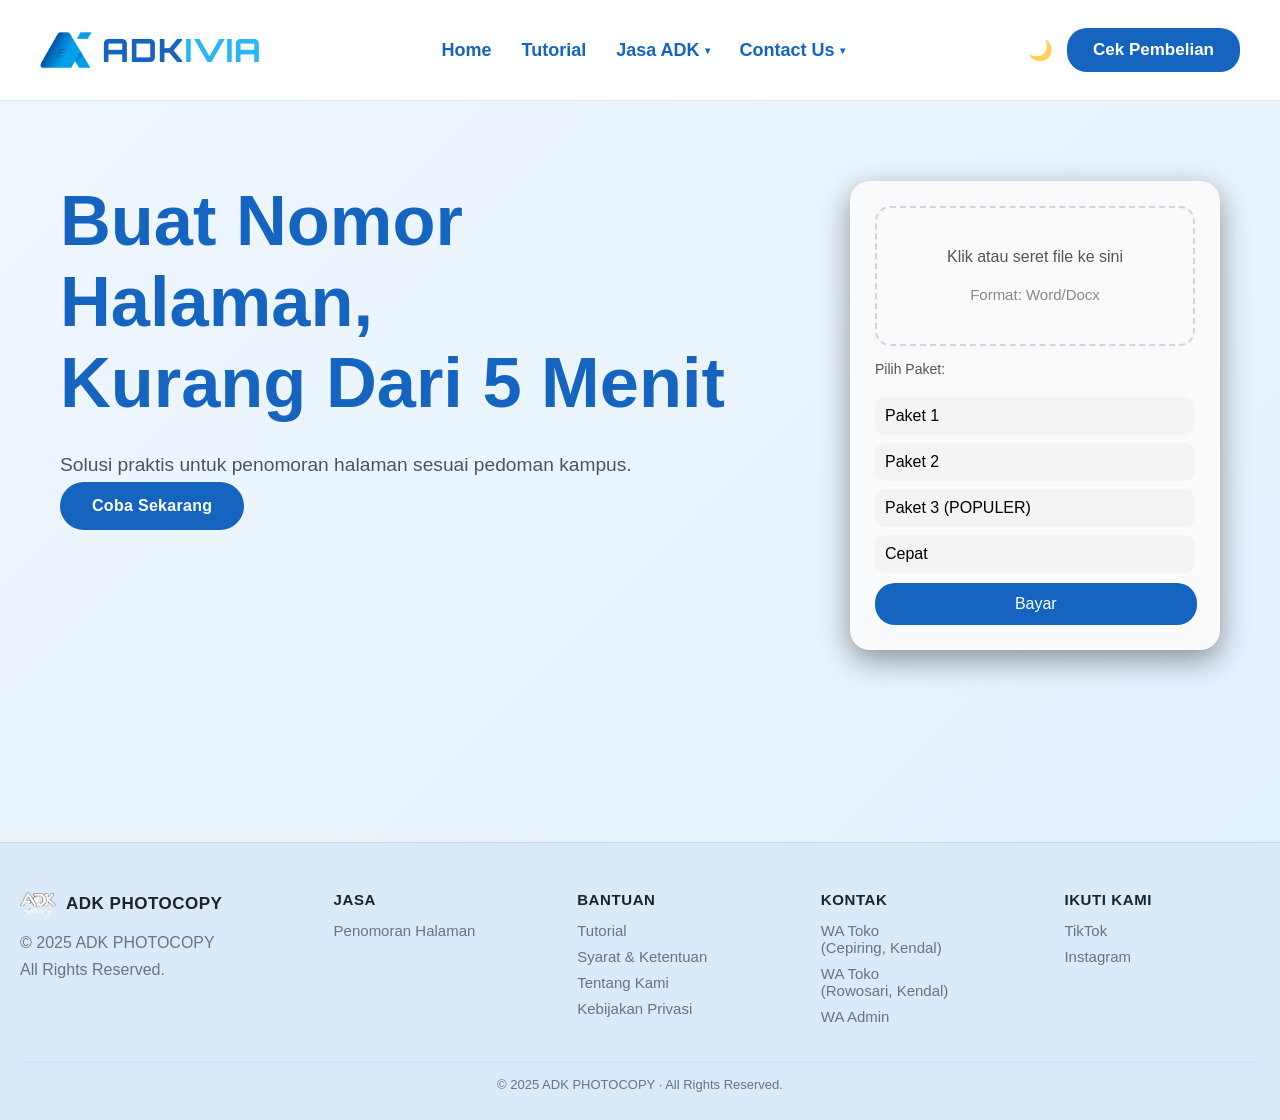
<file: bayar.html>
﻿<!DOCTYPE html>
<html>

<head>
    <meta charset="UTF-8">
    <meta name="viewport" content="width=device-width, initial-scale=1.0">
    <meta name="robots" content="noindex, nofollow">
    <title>ADK PHOTOCOPY</title>
    <link rel="icon" type="image/png" href="favicon.png">
    <script>(function(){var t=localStorage.getItem('adkTheme')||'light';document.documentElement.setAttribute('data-theme',t);})();</script>
    <link rel="stylesheet" href="style.css?v=4">
</head>

<body>

    <!-- NAVBAR -->
    <div class="navbar">
        <a href="index.html" class="logo">
            <img src="Favicon Adkivia.png" alt="ADK Logo" style="width:52px;height:52px;object-fit:contain;flex-shrink:0;">
            <span><span style="color:#1565C0">ADK</span><span style="color:#29B6F6">IVIA</span></span>
        </a>
        <div class="menu">
            <a href="index.html">Home</a>
            <a href="tutorial.html">Tutorial</a>
            <div class="dropdown">
                <a href="#" class="dropdown-toggle">Jasa ADK <span class="dropdown-arrow">▾</span></a>
                <div class="dropdown-menu">
                    <a href="jasa.html" data-sid="penomoran">
                        <div class="dropdown-item-icon">📄</div>
                        <div class="dropdown-item-title">Penomoran Halaman</div>
                    </a>
                    <a href="daftar-isi.html" data-sid="daftar_isi">
                        <div class="dropdown-item-icon" style="background:rgba(139,92,246,0.15);">📑</div>
                        <div class="dropdown-item-title">Daftar Isi Otomatis</div>
                    </a>
                    <a href="index.html" data-sid="daftar_tabel">
                        <div class="dropdown-item-icon" style="background:rgba(139,92,246,0.15);">📊</div>
                        <div class="dropdown-item-title">Daftar Tabel Otomatis</div>
                    </a>
                    <a href="index.html" data-sid="daftar_gambar">
                        <div class="dropdown-item-icon" style="background:rgba(139,92,246,0.15);">🖼️</div>
                        <div class="dropdown-item-title">Daftar Gambar Otomatis</div>
                    </a>
                    <a href="index.html" data-sid="daftar_lampiran">
                        <div class="dropdown-item-icon" style="background:rgba(139,92,246,0.15);">📎</div>
                        <div class="dropdown-item-title">Daftar Lampiran Otomatis</div>
                    </a>
                    <a href="index.html" data-sid="lamaran_cv">
                        <div class="dropdown-item-icon" style="background:rgba(96,165,250,0.15);">📋</div>
                        <div class="dropdown-item-title">Lamaran / CV</div>
                    </a>
                    <a href="index.html" data-sid="ketik_surat">
                        <div class="dropdown-item-icon" style="background:rgba(139,92,246,0.15);">⌨️</div>
                        <div class="dropdown-item-title">Ketik Surat</div>
                    </a>
                </div>
            </div>
            <div class="dropdown">
                <a href="#" class="dropdown-toggle">Contact Us <span class="dropdown-arrow">▾</span></a>
                <div class="dropdown-menu">
                    <div class="dropdown-group-label">Hubungi Kami</div>
                    <a href="https://wa.me/6281228790091" target="_blank" rel="noopener">
                        <div class="dropdown-item-icon" style="background:rgba(37,211,102,0.15);">💬</div>
                        <div class="dropdown-item-title">WA Admin</div>
                    </a>
                    <a href="https://wa.me/6287700277748" target="_blank" rel="noopener">
                        <div class="dropdown-item-icon" style="background:rgba(37,211,102,0.15);">🏪</div>
                        <div class="dropdown-item-title">WA Toko (Cepiring)</div>
                    </a>
                    <a href="https://wa.me/62895341996647" target="_blank" rel="noopener">
                        <div class="dropdown-item-icon" style="background:rgba(37,211,102,0.15);">🏪</div>
                        <div class="dropdown-item-title">WA Toko (Rowosari)</div>
                    </a>
                    <div class="dropdown-divider"></div>
                    <div class="dropdown-group-label">Sosial Media</div>
                    <a href="https://www.instagram.com/adkivia" target="_blank" rel="noopener">
                        <div class="dropdown-item-icon" style="background:rgba(225,48,108,0.15);">📸</div>
                        <div class="dropdown-item-title">Instagram</div>
                    </a>
                    <a href="https://www.tiktok.com/@adkivia" target="_blank" rel="noopener">
                        <div class="dropdown-item-icon" style="background:rgba(0,0,0,0.12);">🎵</div>
                        <div class="dropdown-item-title">TikTok</div>
                    </a>
                </div>
            </div>
        </div>
        <div class="nav-right">
            <button class="theme-toggle" onclick="toggleTheme()" title="Mode Siang">☀️</button>
            <a href="cek_pembelian.php" class="btn-nav">Cek Pembelian</a>
        </div>
        <div class="mobile-jasa-drop" id="jasaDrop">
            <button class="mobile-jasa-link" onclick="toggleJasaDrop()">Contact <span class="mobile-jasa-arrow">▾</span></button>
            <div class="mobile-jasa-menu">
                <div class="dropdown-group-label">Hubungi Kami</div>
                <a href="https://wa.me/6281228790091" target="_blank" rel="noopener">💬 WA Admin</a>
                <a href="https://wa.me/6287700277748" target="_blank" rel="noopener">🏪 WA Toko (Cepiring)</a>
                <a href="https://wa.me/62895341996647" target="_blank" rel="noopener">🏪 WA Toko (Rowosari)</a>
                <div class="dropdown-divider"></div>
                <div class="dropdown-group-label">Sosial Media</div>
                <a href="https://www.instagram.com/adkivia" target="_blank" rel="noopener">📸 Instagram</a>
                <a href="https://www.tiktok.com/@adkivia" target="_blank" rel="noopener">🎵 TikTok</a>
            </div>
        </div>
        <button class="theme-toggle theme-toggle-mob" onclick="toggleTheme()" title="Mode Siang">☀️</button>
        <button class="hamburger" onclick="openMobileMenu()"><span></span><span></span><span></span></button>
    </div>

    <div class="mobile-nav" id="mobileNav">
        <div class="mobile-nav-header">
            <a href="index.html" class="logo">
                <img src="Favicon Adkivia.png" alt="ADK Logo" style="width:52px;height:52px;object-fit:contain;flex-shrink:0;">
                <span><span style="color:#1565C0">ADK</span><span style="color:#29B6F6">IVIA</span></span>
            </a>
            <div style="display:flex;align-items:center;gap:8px;">
                <button class="theme-toggle" onclick="toggleTheme()" title="Mode Siang">☀️</button>
                <button class="mobile-nav-close" onclick="closeMobileMenu()">✕</button>
            </div>
        </div>
        <div class="mobile-nav-links">
            <a href="index.html">Home</a>
            <a href="tutorial.html">Tutorial</a>
            <a href="jasa.html">Jasa ADK</a>
            <div class="mobile-nav-section-title">Contact Us</div>
            <a href="https://wa.me/6281228790091" target="_blank" rel="noopener" class="mobile-nav-contact">💬 WA Admin</a>
            <a href="https://wa.me/6287700277748" target="_blank" rel="noopener" class="mobile-nav-contact">🏪 WA Toko (Cepiring)</a>
            <a href="https://wa.me/62895341996647" target="_blank" rel="noopener" class="mobile-nav-contact">🏪 WA Toko (Rowosari)</a>
            <a href="https://www.instagram.com/adkivia" target="_blank" rel="noopener" class="mobile-nav-contact">📸 Instagram</a>
            <a href="https://www.tiktok.com/@adkivia" target="_blank" rel="noopener" class="mobile-nav-contact">🎵 TikTok</a>
        </div>
        <div class="mobile-nav-footer">
            <a href="cek_pembelian.php" class="btn-nav">Cek Pembelian</a>
        </div>
    </div>
    <script>
        function openMobileMenu()  { document.getElementById('mobileNav').classList.add('open'); document.body.style.overflow='hidden'; }
        function closeMobileMenu() { document.getElementById('mobileNav').classList.remove('open'); document.body.style.overflow=''; }
        function toggleJasaDrop()  { document.getElementById('jasaDrop').classList.toggle('open'); }
        document.addEventListener('click', function(e) { var d = document.getElementById('jasaDrop'); if (d && !d.contains(e.target)) d.classList.remove('open'); });
    </script>

    <!-- HERO -->
    <div class="hero">

        <!-- KIRI -->
        <div class="hero-left">
            <h1>
                Buat Nomor Halaman,<br>
                Kurang Dari 5 Menit
            </h1>

            <p>
                Solusi praktis untuk penomoran halaman
                sesuai pedoman kampus.
            </p>

            <!-- <div class="stats">
                <div>
                    <h2>35.000++</h2>
                    <span>Pengguna Aktif</span>
                </div>

                <div>
                    <h2>100.000++</h2>
                    <span>Total Dokumen</span>
                </div>
            </div> -->

            <button class="btn-main">Coba Sekarang</button>
        </div>

        <!-- KANAN -->
        <div class="hero-right">
            <div class="card">

                <div class="upload-box">
                    <p>Klik atau seret file ke sini</p>
                    <span> Format: Word/Docx</span>
                </div>
                <input type="file" class="file-input">
                <div class="paket">

                    <div class="paket">

                        <p>Pilih Paket:</p>
                        <label class="paket-item">
                            <input type="radio" name="paket">
                            <span>Paket 1</span>

                            <div class="info-box">
                                <b>Paket 1</b><br>
                                âœ” Start at 1 dari halaman sampul<br>
                                âœ” Semuanya di Tengah Bawah

                            </div>
                        </label>

                        <label class="paket-item">
                            <input type="radio" name="paket">
                            <span>Paket 2</span>

                            <div class="info-box">
                                <b>Paket 2</b><br>
                                âœ” Start at i di halaman sampul<br>
                                âœ” Start at 1 di BAB I<br>
                                âœ” Semuanya di Tengah Bawah

                            </div>
                        </label>

                        <label class="paket-item">
                            <input type="radio" name="paket">
                            <span>Paket 3 (POPULER)</span>

                            <div class="info-box">
                                <b>Paket 3</b><br>
                                âœ” Sampul tanpa halaman<br>
                                âœ” Start at ii di halaman kedua<br>
                                âœ” Romawi di Tengah Bawah<br>
                                âœ” Start at 1 di BAB I<br>
                                âœ” Awal BAB Tengah Bawah, isi BAB Kanan Atas<br>
                            </div>
                        </label>

                        <label class="paket-item">
                            <input type="radio" name="paket">
                            <span>Cepat</span>

                            <div class="info-box">
                                <b>Paket Cepat</b><br>
                                âœ” Prioritas pengerjaan<br>
                                âœ” Selesai cepat
                            </div>
                        </label>

                    </div>

                </div>

                <a href="bayar.html" class="btn-Upload">Bayar</a>

            </div>
        </div>

    </div>

    <footer class="site-footer">
        <div class="footer-inner">
            <div class="footer-brand">
                <div class="footer-logo-wrap">
                    <img src="LOGO ADK.png" alt="ADK Logo" style="width:36px;height:26px;object-fit:contain;flex-shrink:0;">
                    <span>ADK PHOTOCOPY</span>
                </div>
                <p>© 2025 ADK PHOTOCOPY<br>All Rights Reserved.</p>
            </div>
            <div class="footer-col">
                <h4>Jasa</h4>
                <a href="jasa.html">Penomoran Halaman</a>
            </div>
            <div class="footer-col">
                <h4>Bantuan</h4>
                <a href="tutorial.html">Tutorial</a>
                <a href="sk.html">Syarat &amp; Ketentuan</a>
                <a href="tentang-kami.html">Tentang Kami</a>
                <a href="kebijakan-privasi.html">Kebijakan Privasi</a>
            </div>
            <div class="footer-col">
                <h4>Kontak</h4>
                <a href="https://wa.me/6287700277748" target="_blank" rel="noopener">WA Toko<br>(Cepiring, Kendal)</a>
                <a href="https://wa.me/62895341996647" target="_blank" rel="noopener">WA Toko<br>(Rowosari, Kendal)</a>
                <a href="https://wa.me/6281228790091" target="_blank" rel="noopener">WA Admin</a>
            </div>
            <div class="footer-col">
                <h4>Ikuti Kami</h4>
                <a href="https://www.tiktok.com/@adkivia" target="_blank" rel="noopener">TikTok</a>
                <a href="https://www.instagram.com/adkivia" target="_blank" rel="noopener">Instagram</a>
            </div>
        </div>
        <hr class="footer-divider">
        <p class="footer-bottom">© 2025 ADK PHOTOCOPY · All Rights Reserved.</p>
    </footer>

    <script src="nocopy.js"></script>
    <script src="theme.js?v=1"></script>
</body>

</html>
</file>
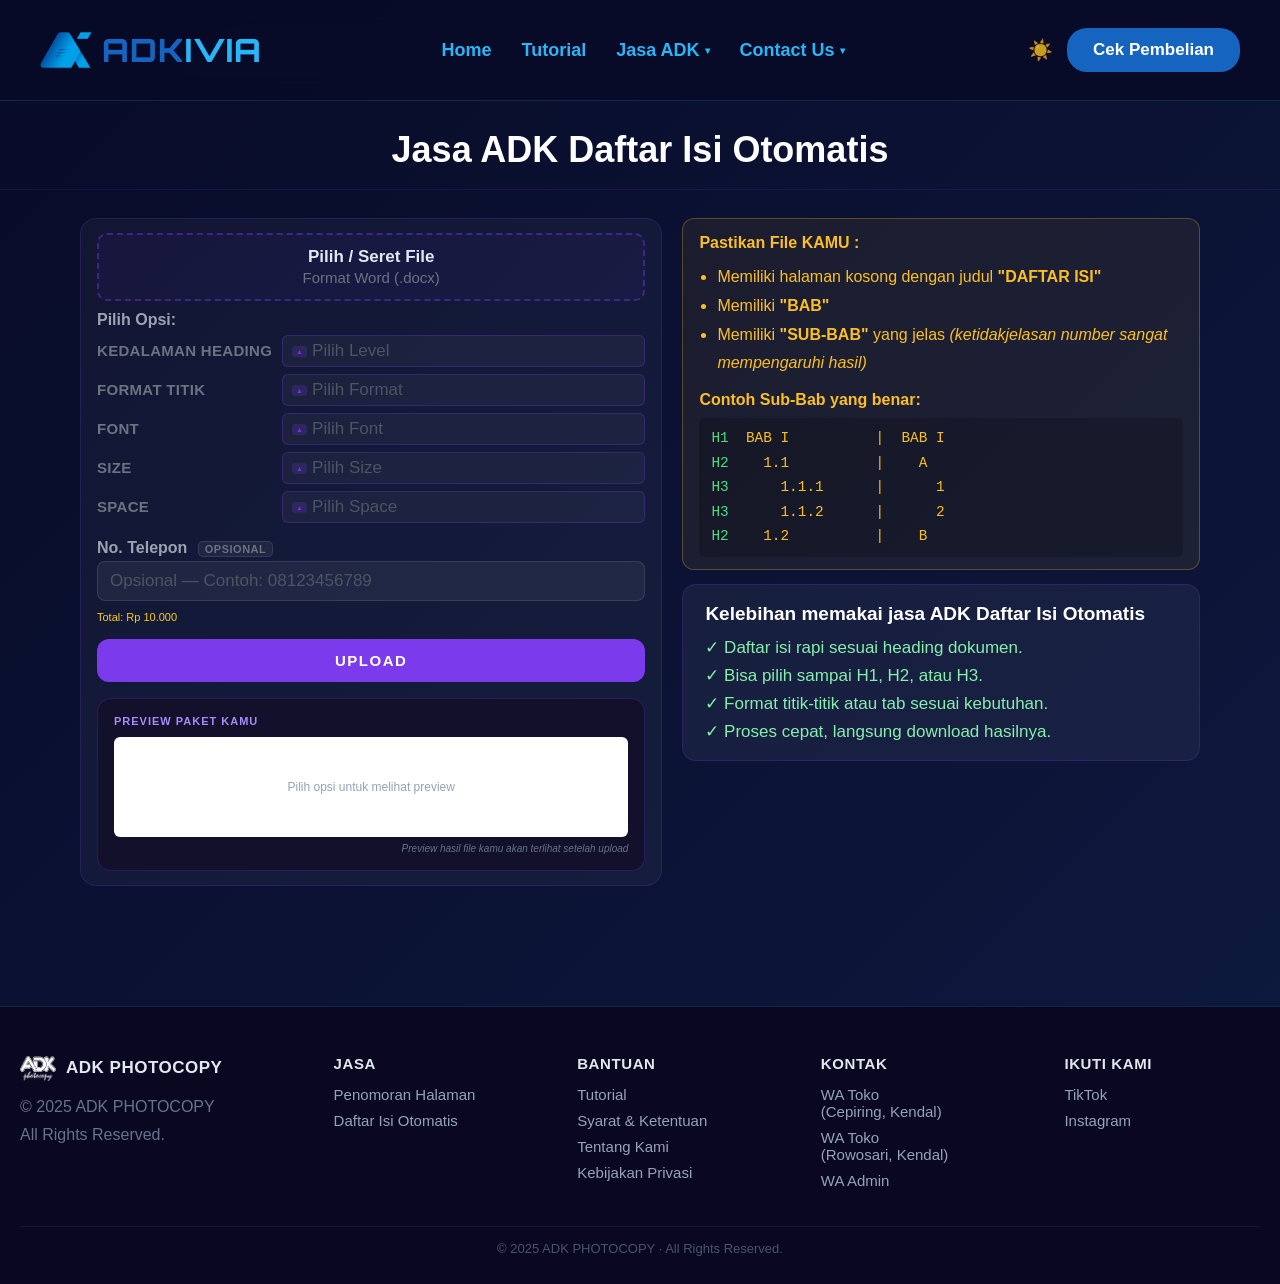
<file: daftar-isi.html>
<!DOCTYPE html>
<html lang="id">

<head>
    <meta charset="UTF-8">
    <meta name="viewport" content="width=device-width, initial-scale=1.0">
    <title>Daftar Isi Otomatis – ADK PHOTOCOPY</title>
    <meta name="description" content="Buat daftar isi dokumen Word secara otomatis. Upload file, pilih format, langsung jadi. ADK PHOTOCOPY.">
    <meta name="robots" content="noindex, nofollow">
    <link rel="icon" type="image/png" href="favicon.png">
    <link rel="stylesheet" href="style.css">
    <link rel="stylesheet" href="jasa.css">
    <style>
        .toc-preview-box {
            background: #12102a;
            border: 1px solid rgba(124,58,237,0.25);
            border-radius: 14px;
            padding: 16px;
            margin-bottom: 16px;
        }
        .toc-preview-label {
            font-size: 11px;
            font-weight: 700;
            color: #a78bfa;
            text-transform: uppercase;
            letter-spacing: 1px;
            margin-bottom: 10px;
        }
        .toc-doc {
            background: #fff;
            border-radius: 6px;
            padding: 16px 14px;
            font-family: 'Times New Roman', Times, serif;
            font-size: 11px;
            color: #111;
            line-height: 1.7;
        }
        .toc-doc-title {
            text-align: center;
            font-weight: 700;
            font-size: 12px;
            margin-bottom: 10px;
            letter-spacing: 1px;
        }
        .toc-row {
            display: table;
            width: 100%;
        }
        .toc-row-title {
            display: table-cell;
            white-space: nowrap;
            padding-right: 5px;
        }
        .toc-row-fill {
            display: table-cell;
            width: 100%;
            max-width: 0;
            overflow: hidden;
            white-space: nowrap;
            color: #555;
            font-size: 10px;
        }
        .toc-row-page {
            display: table-cell;
            white-space: nowrap;
            padding-left: 5px;
        }
        .toc-h1 .toc-row-title { font-weight: 700; }
        .toc-h2 .toc-row-title { padding-left: 16px; }
        .toc-h3 .toc-row-title { padding-left: 32px; }
        .toc-placeholder {
            text-align: center;
            color: #94a3b8;
            font-size: 12px;
            padding: 24px 0;
            font-family: sans-serif;
        }
    </style>
</head>

<body style="visibility:hidden">
    <script>
    fetch('api/maintenance_status.php?_=' + Date.now(), { cache: 'no-store' })
        .then(function(r){ return r.json(); })
        .then(function(d){
            if (d.services && d.services.daftar_isi && !d.isAdmin) {
                window.location.replace('maintenance.php');
            } else {
                document.body.style.visibility = '';
            }
        })
        .catch(function(){ document.body.style.visibility = ''; });
    </script>

    <!-- NAVBAR -->
    <div class="navbar">
        <a href="index.html" class="logo">
            <img src="Favicon Adkivia.png" alt="ADK Logo" style="width:52px;height:52px;object-fit:contain;flex-shrink:0;">
            <span><span style="color:#1565C0">ADK</span><span style="color:#29B6F6">IVIA</span></span>
        </a>
        <div class="menu">
            <a href="index.html">Home</a>
            <a href="tutorial.html">Tutorial</a>
            <div class="dropdown">
                <a href="#" class="dropdown-toggle">Jasa ADK <span class="dropdown-arrow">▾</span></a>
                <div class="dropdown-menu">
                    <a href="jasa.html" data-sid="penomoran">
                        <div class="dropdown-item-icon">📄</div>
                        <div class="dropdown-item-title">Penomoran Halaman</div>
                    </a>
                    <a href="daftar-isi.html" data-sid="daftar_isi">
                        <div class="dropdown-item-icon" style="background:rgba(139,92,246,0.15);">📑</div>
                        <div class="dropdown-item-title">Daftar Isi Otomatis</div>
                    </a>
                    <a href="index.html" data-sid="daftar_tabel">
                        <div class="dropdown-item-icon" style="background:rgba(139,92,246,0.15);">📊</div>
                        <div class="dropdown-item-title">Daftar Tabel Otomatis</div>
                    </a>
                    <a href="index.html" data-sid="daftar_gambar">
                        <div class="dropdown-item-icon" style="background:rgba(139,92,246,0.15);">🖼️</div>
                        <div class="dropdown-item-title">Daftar Gambar Otomatis</div>
                    </a>
                    <a href="index.html" data-sid="daftar_lampiran">
                        <div class="dropdown-item-icon" style="background:rgba(139,92,246,0.15);">📎</div>
                        <div class="dropdown-item-title">Daftar Lampiran Otomatis</div>
                    </a>
                    <a href="index.html" data-sid="lamaran_cv">
                        <div class="dropdown-item-icon" style="background:rgba(96,165,250,0.15);">📋</div>
                        <div class="dropdown-item-title">Lamaran / CV</div>
                    </a>
                    <a href="index.html" data-sid="ketik_surat">
                        <div class="dropdown-item-icon" style="background:rgba(139,92,246,0.15);">⌨️</div>
                        <div class="dropdown-item-title">Ketik Surat</div>
                    </a>
                </div>
            </div>
            <div class="dropdown">
                <a href="#" class="dropdown-toggle">Contact Us <span class="dropdown-arrow">▾</span></a>
                <div class="dropdown-menu">
                    <div class="dropdown-group-label">Hubungi Kami</div>
                    <a href="https://wa.me/6281228790091" target="_blank" rel="noopener">
                        <div class="dropdown-item-icon" style="background:rgba(37,211,102,0.15);">💬</div>
                        <div class="dropdown-item-title">WA Admin</div>
                    </a>
                    <a href="https://wa.me/6287700277748" target="_blank" rel="noopener">
                        <div class="dropdown-item-icon" style="background:rgba(37,211,102,0.15);">🏪</div>
                        <div class="dropdown-item-title">WA Toko (Cepiring)</div>
                    </a>
                    <a href="https://wa.me/62895341996647" target="_blank" rel="noopener">
                        <div class="dropdown-item-icon" style="background:rgba(37,211,102,0.15);">🏪</div>
                        <div class="dropdown-item-title">WA Toko (Rowosari)</div>
                    </a>
                    <div class="dropdown-divider"></div>
                    <div class="dropdown-group-label">Sosial Media</div>
                    <a href="https://www.instagram.com/adkivia" target="_blank" rel="noopener">
                        <div class="dropdown-item-icon" style="background:rgba(225,48,108,0.15);">📸</div>
                        <div class="dropdown-item-title">Instagram</div>
                    </a>
                    <a href="https://www.tiktok.com/@adkivia" target="_blank" rel="noopener">
                        <div class="dropdown-item-icon" style="background:rgba(0,0,0,0.12);">🎵</div>
                        <div class="dropdown-item-title">TikTok</div>
                    </a>
                </div>
            </div>
        </div>
        <div class="nav-right">
            <button class="theme-toggle" onclick="toggleTheme()" title="Mode Siang">☀️</button>
            <a href="cek_pembelian.php" class="btn-nav">Cek Pembelian</a>
        </div>
        <div class="mobile-jasa-drop" id="jasaDrop">
            <button class="mobile-jasa-link" onclick="toggleJasaDrop()">Contact <span class="mobile-jasa-arrow">▾</span></button>
            <div class="mobile-jasa-menu">
                <div class="dropdown-group-label">Hubungi Kami</div>
                <a href="https://wa.me/6281228790091" target="_blank" rel="noopener">💬 WA Admin</a>
                <a href="https://wa.me/6287700277748" target="_blank" rel="noopener">🏪 WA Toko (Cepiring)</a>
                <a href="https://wa.me/62895341996647" target="_blank" rel="noopener">🏪 WA Toko (Rowosari)</a>
                <div class="dropdown-divider"></div>
                <div class="dropdown-group-label">Sosial Media</div>
                <a href="https://www.instagram.com/adkivia" target="_blank" rel="noopener">📸 Instagram</a>
                <a href="https://www.tiktok.com/@adkivia" target="_blank" rel="noopener">🎵 TikTok</a>
            </div>
        </div>
        <button class="theme-toggle theme-toggle-mob" onclick="toggleTheme()" title="Mode Siang">☀️</button>
        <button class="hamburger" onclick="openMobileMenu()">
            <span></span><span></span><span></span>
        </button>
    </div>

    <div class="mobile-nav" id="mobileNav">
        <div class="mobile-nav-header">
            <a href="index.html" class="logo">
                <img src="Favicon Adkivia.png" alt="ADK Logo" style="width:52px;height:52px;object-fit:contain;flex-shrink:0;">
                <span><span style="color:#1565C0">ADK</span><span style="color:#29B6F6">IVIA</span></span>
            </a>
            <div style="display:flex;align-items:center;gap:8px;">
                <button class="theme-toggle" onclick="toggleTheme()" title="Mode Siang">☀️</button>
                <button class="mobile-nav-close" onclick="closeMobileMenu()">✕</button>
            </div>
        </div>
        <div class="mobile-nav-links">
            <a href="index.html">Home</a>
            <a href="tutorial.html">Tutorial</a>
            <a href="jasa.html">Jasa ADK</a>
            <div class="mobile-nav-section-title">Contact Us</div>
            <a href="https://wa.me/6281228790091" target="_blank" rel="noopener" class="mobile-nav-contact">💬 WA Admin</a>
            <a href="https://wa.me/6287700277748" target="_blank" rel="noopener" class="mobile-nav-contact">🏪 WA Toko (Cepiring)</a>
            <a href="https://wa.me/62895341996647" target="_blank" rel="noopener" class="mobile-nav-contact">🏪 WA Toko (Rowosari)</a>
            <a href="https://www.instagram.com/adkivia" target="_blank" rel="noopener" class="mobile-nav-contact">📸 Instagram</a>
            <a href="https://www.tiktok.com/@adkivia" target="_blank" rel="noopener" class="mobile-nav-contact">🎵 TikTok</a>
        </div>
        <div class="mobile-nav-footer">
            <a href="cek_pembelian.php" class="btn-nav">Cek Pembelian</a>
        </div>
    </div>

    <!-- PAGE TITLE -->
    <div class="page-header">
        <h2 class="page-title">Jasa ADK Daftar Isi Otomatis</h2>
    </div>

    <!-- FORM -->
    <form method="POST" action="api/proses_daftar_isi.php" enctype="multipart/form-data"
          id="orderForm" onsubmit="return prepareSubmit(event)">

        <input type="hidden" name="kedalaman"    id="hidKedalaman" value="">
        <input type="hidden" name="format_titik" id="hidFormat"    value="">
        <input type="hidden" name="font"          id="hidFont"      value="">
        <input type="hidden" name="size"          id="hidSize"      value="">
        <input type="hidden" name="space"         id="hidSpace"     value="">

        <div class="order-wrapper">

            <!-- KIRI -->
            <div class="order-left">
                <div class="order-panel">

                    <!-- Upload -->
                    <div class="upload-area" id="uploadArea">
                        <p><b>Pilih / Seret File</b></p>
                        <span>Format Word (.docx)</span>
                        <input type="file" name="file" id="fileInput" accept=".docx"
                               onchange="handleFile(this)">
                    </div>
                    <div class="file-display" id="fileDisplay">
                        <span id="fileNameDisplay"></span>
                        <span class="file-remove"
                              onclick="removeFile();event.stopPropagation();">✕</span>
                    </div>

                    <!-- Opsi -->
                    <p class="pilih-paket-label">Pilih Opsi:</p>

                    <div class="opts-form-grid" style="margin-bottom:16px;">

                        <span class="opts-row-label">KEDALAMAN HEADING</span>
                        <div class="opts-select" data-group="kedalaman" onclick="toggleSelect(this)">
                            <span class="opts-sel-tri">▲</span>
                            <span class="opts-sel-text">Pilih Level</span>
                            <div class="opts-sel-dropdown">
                                <div class="opt-sel-item" data-group="kedalaman" data-value="H1"
                                     onclick="chooseOpt(this);event.stopPropagation()">H1 saja</div>
                                <div class="opt-sel-item" data-group="kedalaman" data-value="H1+H2"
                                     onclick="chooseOpt(this);event.stopPropagation()">H1 + H2</div>
                                <div class="opt-sel-item" data-group="kedalaman" data-value="H1+H2+H3"
                                     onclick="chooseOpt(this);event.stopPropagation()">H1 + H2 + H3</div>
                            </div>
                        </div>

                        <span class="opts-row-label">FORMAT TITIK</span>
                        <div class="opts-select" data-group="format" onclick="toggleSelect(this)">
                            <span class="opts-sel-tri">▲</span>
                            <span class="opts-sel-text">Pilih Format</span>
                            <div class="opts-sel-dropdown">
                                <div class="opt-sel-item" data-group="format" data-value="titik"
                                     onclick="chooseOpt(this);event.stopPropagation()">Full Titik</div>
                                <div class="opt-sel-item" data-group="format" data-value="tab"
                                     onclick="chooseOpt(this);event.stopPropagation()">Full Spasi / Tab</div>
                                <div class="opt-sel-item" data-group="format" data-value="kecualikan_bab"
                                     onclick="chooseOpt(this);event.stopPropagation()">Kecualikan BAB</div>
                            </div>
                        </div>

                        <span class="opts-row-label">FONT</span>
                        <div class="opts-select" data-group="font" onclick="toggleSelect(this)">
                            <span class="opts-sel-tri">▲</span>
                            <span class="opts-sel-text">Pilih Font</span>
                            <div class="opts-sel-dropdown">
                                <div class="opt-sel-item" data-group="font" data-value="Times New Roman"
                                     onclick="chooseOpt(this);event.stopPropagation()">Times New Roman</div>
                                <div class="opt-sel-item" data-group="font" data-value="Arial"
                                     onclick="chooseOpt(this);event.stopPropagation()">Arial</div>
                                <div class="opt-sel-item" data-group="font" data-value="Calibri"
                                     onclick="chooseOpt(this);event.stopPropagation()">Calibri</div>
                            </div>
                        </div>

                        <span class="opts-row-label">SIZE</span>
                        <div class="opts-select" data-group="size" onclick="toggleSelect(this)">
                            <span class="opts-sel-tri">▲</span>
                            <span class="opts-sel-text">Pilih Size</span>
                            <div class="opts-sel-dropdown">
                                <div class="opt-sel-item" data-group="size" data-value="11"
                                     onclick="chooseOpt(this);event.stopPropagation()">11</div>
                                <div class="opt-sel-item" data-group="size" data-value="12"
                                     onclick="chooseOpt(this);event.stopPropagation()">12</div>
                                <div class="opt-sel-item" data-group="size" data-value="14"
                                     onclick="chooseOpt(this);event.stopPropagation()">14</div>
                            </div>
                        </div>

                        <span class="opts-row-label">SPACE</span>
                        <div class="opts-select" data-group="space" onclick="toggleSelect(this)">
                            <span class="opts-sel-tri">▲</span>
                            <span class="opts-sel-text">Pilih Space</span>
                            <div class="opts-sel-dropdown">
                                <div class="opt-sel-item" data-group="space" data-value="1.0"
                                     onclick="chooseOpt(this);event.stopPropagation()">1.0</div>
                                <div class="opt-sel-item" data-group="space" data-value="1.15"
                                     onclick="chooseOpt(this);event.stopPropagation()">1.15</div>
                                <div class="opt-sel-item" data-group="space" data-value="1.5"
                                     onclick="chooseOpt(this);event.stopPropagation()">1.5</div>
                                <div class="opt-sel-item" data-group="space" data-value="2.0"
                                     onclick="chooseOpt(this);event.stopPropagation()">2.0</div>
                            </div>
                        </div>
                        <span class="opts-placeholder"></span>
                        <span class="opts-placeholder"></span>

                    </div>

                    <div class="validation-msg" id="validMsg"></div>

                    <!-- No. Telepon -->
                    <div class="phone-field">
                        <label class="phone-label">
                            No. Telepon
                            <span class="phone-optional-badge">Opsional</span>
                        </label>
                        <input type="text" name="phone" id="phoneInput"
                               class="phone-input" placeholder="Opsional — Contoh: 08123456789"
                               autocomplete="off">
                    </div>

                    <div id="totalHarga" style="font-size:11px;color:#facc15;margin-bottom:8px;">
                        Total: Rp 10.000
                    </div>

                    <button type="submit" class="btn-upload-main" id="btnUpload">
                        <span class="spinner"></span>
                        <span class="btn-label">UPLOAD</span>
                    </button>

                    <!-- PREVIEW DAFTAR ISI -->
                    <div class="toc-preview-box" style="margin-top:16px;margin-bottom:0;">
                        <div class="toc-preview-label">Preview Paket Kamu</div>
                        <div class="toc-doc" id="tocPreview">
                            <div class="toc-placeholder">Pilih opsi untuk melihat preview</div>
                        </div>
                        <div style="text-align:right;font-size:10px;color:#64748b;margin-top:6px;font-style:italic;">
                            Preview hasil file kamu akan terlihat setelah upload
                        </div>
                    </div>

                </div>
            </div>

            <!-- KANAN -->
            <div class="order-right">

                <div class="warning-box">
                    <b>Pastikan File KAMU :</b>
                    <ul style="margin:8px 0 0 0;padding-left:18px;line-height:1.8;">
                        <li>Memiliki halaman kosong dengan judul <b>"DAFTAR ISI"</b></li>
                        <li>Memiliki <b>"BAB"</b></li>
                        <li>Memiliki <b>"SUB-BAB"</b> yang jelas <em>(ketidakjelasan number sangat mempengaruhi hasil)</em></li>
                    </ul>
                    <div style="margin-top:10px;">
                        <b>Contoh Sub-Bab yang benar:</b>
                        <pre style="margin:6px 0 0 0;background:rgba(0,0,0,0.2);border-radius:6px;padding:8px 12px;font-size:0.9em;line-height:1.7;overflow-x:auto;"><span style="color:#4ade80;">H1</span>  BAB I          |  BAB I
<span style="color:#4ade80;">H2</span>    1.1          |    A
<span style="color:#4ade80;">H3</span>      1.1.1      |      1
<span style="color:#4ade80;">H3</span>      1.1.2      |      2
<span style="color:#4ade80;">H2</span>    1.2          |    B</pre>
                    </div>
                </div>

                <div class="benefits-box">
                    <h3 class="benefits-title">Kelebihan memakai jasa ADK Daftar Isi Otomatis</h3>
                    <ul class="benefits-list">
                        <li>✓ Daftar isi rapi sesuai heading dokumen.</li>
                        <li>✓ Bisa pilih sampai H1, H2, atau H3.</li>
                        <li>✓ Format titik-titik atau tab sesuai kebutuhan.</li>
                        <li>✓ Proses cepat, langsung download hasilnya.</li>
                    </ul>
                </div>

            </div>

        </div>
    </form>

    <footer class="site-footer">
        <div class="footer-inner">
            <div class="footer-brand">
                <div class="footer-logo-wrap">
                    <img src="LOGO ADK.png" alt="ADK Logo" style="width:36px;height:26px;object-fit:contain;flex-shrink:0;">
                    <span>ADK PHOTOCOPY</span>
                </div>
                <p>© 2025 ADK PHOTOCOPY<br>All Rights Reserved.</p>
            </div>
            <div class="footer-col">
                <h4>Jasa</h4>
                <a href="jasa.html">Penomoran Halaman</a>
                <a href="daftar-isi.html">Daftar Isi Otomatis</a>
            </div>
            <div class="footer-col">
                <h4>Bantuan</h4>
                <a href="tutorial.html">Tutorial</a>
                <a href="sk.html">Syarat &amp; Ketentuan</a>
                <a href="tentang-kami.html">Tentang Kami</a>
                <a href="kebijakan-privasi.html">Kebijakan Privasi</a>
            </div>
            <div class="footer-col">
                <h4>Kontak</h4>
                <a href="https://wa.me/6287700277748" target="_blank" rel="noopener">WA Toko<br>(Cepiring, Kendal)</a>
                <a href="https://wa.me/62895341996647" target="_blank" rel="noopener">WA Toko<br>(Rowosari, Kendal)</a>
                <a href="https://wa.me/6281228790091" target="_blank" rel="noopener">WA Admin</a>
            </div>
            <div class="footer-col">
                <h4>Ikuti Kami</h4>
                <a href="https://www.tiktok.com/@adk_rowosari" target="_blank" rel="noopener">TikTok</a>
                <a href="https://www.instagram.com/adk_rowosari?igsh=MXV4OXdwbnQycGp5cg==" target="_blank" rel="noopener">Instagram</a>
            </div>
        </div>
        <hr class="footer-divider">
        <p class="footer-bottom">© 2025 ADK PHOTOCOPY · All Rights Reserved.</p>
    </footer>

    <script src="otp.js?v=4"></script>
    <script>
        const sel = { kedalaman: '', format: '', font: '', size: '', space: '' };

        // Data sample untuk preview
        const tocData = [
            { level: 1, title: 'KATA PENGANTAR',        page: 'i'  },
            { level: 1, title: 'DAFTAR ISI',             page: 'ii' },
            { level: 1, title: 'DAFTAR GAMBAR',          page: 'iii'},
            { level: 1, title: 'BAB I PENDAHULUAN',      page: '1'  },
            { level: 2, title: '1.1 Latar Belakang',     page: '1'  },
            { level: 3, title: '1.1.1 Gambaran Umum',    page: '2'  },
            { level: 2, title: '1.2 Rumusan Masalah',    page: '3'  },
            { level: 1, title: 'BAB II TINJAUAN PUSTAKA',page: '5'  },
            { level: 2, title: '2.1 Landasan Teori',     page: '5'  },
            { level: 3, title: '2.1.1 Definisi',         page: '6'  },
            { level: 2, title: '2.2 Kerangka Berpikir',  page: '7'  },
            { level: 1, title: 'DAFTAR PUSTAKA',         page: '10' },
        ];

        function makeDots() {
            return '.'.repeat(500);
        }

        function buildRow(entry, useDots) {
            const indent = entry.level === 2 ? 'toc-h2' : entry.level === 3 ? 'toc-h3' : 'toc-h1';
            const fill = useDots
                ? `<span class="toc-row-fill">${makeDots()}</span>`
                : `<span class="toc-row-fill">&nbsp;</span>`;
            return `<div class="toc-row ${indent}">
                        <span class="toc-row-title">${entry.title}</span>
                        ${fill}
                        <span class="toc-row-page">${entry.page}</span>
                    </div>`;
        }

        function updatePreview() {
            const kedalaman = sel.kedalaman;
            const format    = sel.format;

            if (!kedalaman || !format) {
                document.getElementById('tocPreview').innerHTML =
                    '<div class="toc-placeholder">Pilih opsi untuk melihat preview</div>';
                return;
            }

            const showH2 = kedalaman === 'H1+H2'    || kedalaman === 'H1+H2+H3';
            const showH3 = kedalaman === 'H1+H2+H3';
            const useDots = format === 'titik' || format === 'kecualikan_bab';

            const filtered = tocData.filter(function(e) {
                if (e.level === 1) return true;
                if (e.level === 2) return showH2;
                if (e.level === 3) return showH3;
                return false;
            });

            const html = '<div class="toc-doc-title">DAFTAR ISI</div>'
                + filtered.map(function(e) { return buildRow(e, useDots); }).join('');

            document.getElementById('tocPreview').innerHTML = html;
        }

        function toggleSelect(box) {
            const isOpen = box.classList.contains('open');
            document.querySelectorAll('.opts-select.open').forEach(function(s) { s.classList.remove('open'); });
            if (!isOpen) box.classList.add('open');
        }

        function chooseOpt(el) {
            const box   = el.closest('.opts-select');
            const group = el.dataset.group;
            const value = el.dataset.value;
            sel[group] = value;

            box.querySelectorAll('.opt-sel-item').forEach(function(i) { i.classList.remove('selected'); });
            el.classList.add('selected');
            box.querySelector('.opts-sel-text').textContent = el.textContent.trim();
            box.classList.add('has-value');
            box.classList.remove('open');
            hideValidation();
            updatePreview();
        }

        document.addEventListener('click', function(e) {
            if (!e.target.closest('.opts-select')) {
                document.querySelectorAll('.opts-select.open').forEach(function(s) { s.classList.remove('open'); });
            }
        });

        function applyFile(file) {
            if (!file) return;
            if (!file.name.toLowerCase().endsWith('.docx')) {
                alert('Hanya file .docx yang diterima.'); return;
            }
            try { var dt = new DataTransfer(); dt.items.add(file); document.getElementById('fileInput').files = dt.files; } catch(e) {}
            document.getElementById('fileNameDisplay').textContent = file.name;
            document.getElementById('fileDisplay').style.display = 'flex';
            document.getElementById('uploadArea').style.display  = 'none';
            hideValidation();
        }

        function handleFile(input) { applyFile(input.files[0]); }

        function removeFile() {
            document.getElementById('fileInput').value = '';
            document.getElementById('fileDisplay').style.display = 'none';
            document.getElementById('uploadArea').style.display  = '';
        }

        (function(){
            var area = document.getElementById('uploadArea');
            area.addEventListener('dragover', function(e) {
                e.preventDefault(); e.stopPropagation();
                this.classList.add('drag-over');
            });
            area.addEventListener('dragleave', function(e) {
                e.preventDefault();
                if (!this.contains(e.relatedTarget)) this.classList.remove('drag-over');
            });
            area.addEventListener('drop', function(e) {
                e.preventDefault(); e.stopPropagation();
                this.classList.remove('drag-over');
                var file = e.dataTransfer.files[0];
                if (file) applyFile(file);
            });
        })();

        function hideValidation() {
            document.getElementById('validMsg').classList.remove('show');
        }

        function showValidation(msgs) {
            const el = document.getElementById('validMsg');
            el.innerHTML = msgs.map(function(m) { return '• ' + m; }).join('<br>');
            el.classList.add('show');
            el.scrollIntoView({ behavior: 'smooth', block: 'nearest' });
        }

        function prepareSubmit(e) {
            e.preventDefault();
            const msgs  = [];
            const phone = document.getElementById('phoneInput').value.trim();

            if (!document.getElementById('fileInput').files[0])
                msgs.push('Anda belum upload file (.docx)');
            if (!sel.kedalaman)
                msgs.push('Kedalaman heading belum dipilih');
            if (!sel.format)
                msgs.push('Format titik belum dipilih');
            if (!sel.font)
                msgs.push('Font belum dipilih');
            if (!sel.size)
                msgs.push('Size belum dipilih');
            if (!sel.space)
                msgs.push('Space belum dipilih');

            if (msgs.length > 0) { showValidation(msgs); return false; }

            document.getElementById('hidKedalaman').value = sel.kedalaman;
            document.getElementById('hidFormat').value    = sel.format;
            document.getElementById('hidFont').value      = sel.font;
            document.getElementById('hidSize').value      = sel.size;
            document.getElementById('hidSpace').value     = sel.space;

            if (phone) {
                requireOTP(phone, function () {
                    const btn = document.getElementById('btnUpload');
                    btn.querySelector('.btn-label').textContent = 'Mengerjakan';
                    btn.classList.add('loading');
                    document.getElementById('orderForm').submit();
                });
            } else {
                const btn = document.getElementById('btnUpload');
                btn.querySelector('.btn-label').textContent = 'Mengerjakan';
                btn.classList.add('loading');
                document.getElementById('orderForm').submit();
            }
        }

        function openMobileMenu()  { document.getElementById('mobileNav').classList.add('open'); document.body.style.overflow='hidden'; }
        function closeMobileMenu() { document.getElementById('mobileNav').classList.remove('open'); document.body.style.overflow=''; }
        function toggleJasaDrop()  { document.getElementById('jasaDrop').classList.toggle('open'); }
        document.addEventListener('click', function(e) {
            var d = document.getElementById('jasaDrop');
            if (d && !d.contains(e.target)) d.classList.remove('open');
        });

        document.addEventListener('contextmenu', function(e) { e.preventDefault(); });
        document.addEventListener('keydown', function(e) {
            if ((e.ctrlKey || e.metaKey) && ['c','a','u','s'].includes(e.key.toLowerCase()))
                e.preventDefault();
        });
    </script>
    <script>
        fetch('api/maintenance_status.php?_=' + Date.now(), { cache: 'no-store' })
            .then(function(r){ return r.json(); })
            .then(function(d){
                var s = d.services || {};
                document.querySelectorAll('.dropdown-menu a[data-sid]').forEach(function(el) {
                    var sid = el.getAttribute('data-sid');
                    if (s[sid] === true) {
                        el.removeAttribute('href');
                        el.style.pointerEvents = 'none';
                        el.style.cursor = 'default';
                        var iconEl = el.querySelector('.dropdown-item-icon');
                        if (iconEl) iconEl.insertAdjacentHTML('beforeend', '<span class="dropdown-maint-badge">!</span>');
                    }
                });
            })
            .catch(function(){});
    </script>
    <script src="nocopy.js"></script>
</body>

</html>
</file>
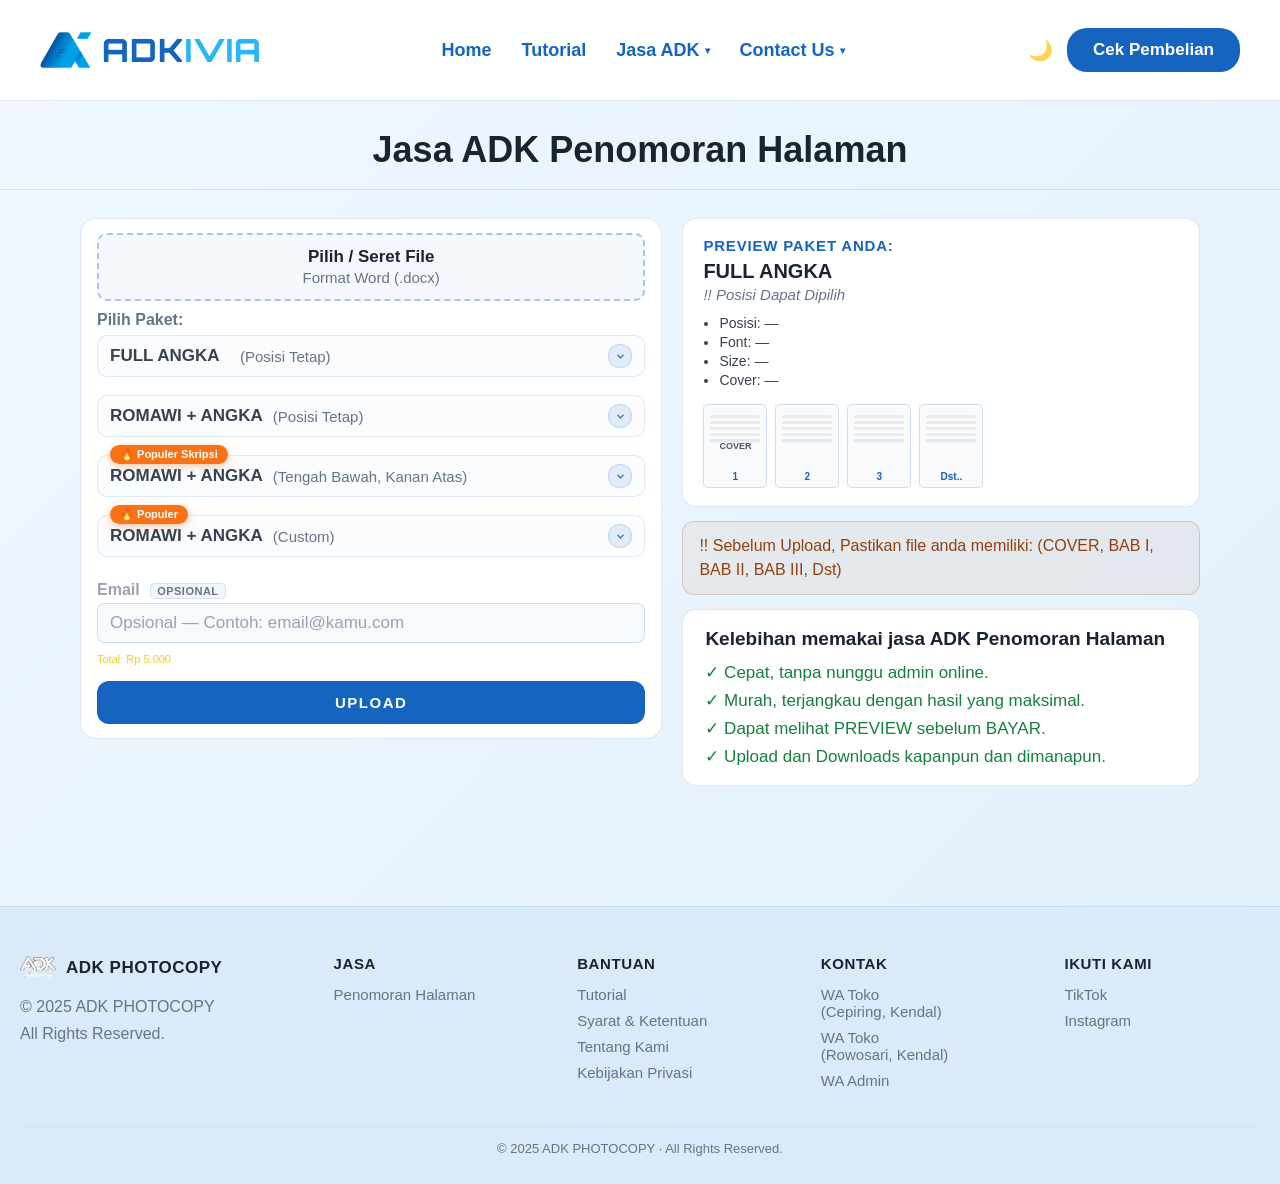
<file: jasa.html>
﻿<!DOCTYPE html>
<html lang="id">

<head>
    <meta charset="UTF-8">
    <meta name="viewport" content="width=device-width, initial-scale=1.0">
    <title>Jasa Penomoran Halaman Otomatis Skripsi – ADK PHOTOCOPY</title>
    <meta name="description" content="Order penomoran halaman skripsi dan laporan secara online. Otomatis, cepat, dan sesuai standar kampus. Preview sebelum bayar. Mulai Rp 5.000.">
    <meta name="robots" content="index, follow">
    <link rel="canonical" href="https://adkivia.com/jasa.html">
    <meta property="og:type" content="website">
    <meta property="og:url" content="https://adkivia.com/jasa.html">
    <meta property="og:title" content="Jasa Penomoran Halaman Otomatis Skripsi – ADK PHOTOCOPY">
    <meta property="og:description" content="Order penomoran halaman skripsi dan laporan secara online. Otomatis, cepat, preview sebelum bayar. Mulai Rp 5.000.">
    <meta property="og:image" content="https://adkivia.com/favicon.png">
    <link rel="icon" type="image/png" href="favicon.png">
    <script>(function(){var t=localStorage.getItem('adkTheme')||'light';document.documentElement.setAttribute('data-theme',t);})();</script>
    <link rel="stylesheet" href="style.css?v=4">
    <link rel="stylesheet" href="jasa.css?v=2">
    <style>
        @media (max-width: 600px) {
            .footer-inner { display: grid !important; grid-template-columns: 1fr 1fr !important; gap: 24px 16px !important; }
            .footer-brand { grid-column: 1 / -1 !important; }
        }
        .opts-select.opts-locked {
            opacity: 0.4;
            pointer-events: none;
        }
        .opts-other-input {
            grid-column: 2;
            background: rgba(255,255,255,0.07);
            border: 1px solid rgba(124,58,237,0.4);
            border-radius: 8px;
            color: white;
            font-size: 13px;
            padding: 8px 12px;
            outline: none;
            transition: 0.2s;
            margin-top: 4px;
        }
        .opts-other-input::placeholder { color: #4b5563; }
        .opts-other-input:focus { border-color: #a78bfa; background: rgba(124,58,237,0.12); }
        .opts-keterangan {
            margin-top: 10px;
            padding: 10px 12px;
            background: rgba(124,58,237,0.08);
            border-radius: 8px;
            font-size: 13px;
            color: #a78bfa;
            font-weight: 700;
        }
        .opts-keterangan small {
            display: block;
            font-size: 11px;
            color: #6b7280;
            font-weight: 400;
            margin-top: 3px;
        }

        /* ── LIGHT MODE ── */
        html[data-theme="light"] .opts-other-input { background: #f8fafc; color: #1a2332; border-color: rgba(109,40,217,0.3); }
        html[data-theme="light"] .opts-other-input:focus { border-color: #6d28d9; background: rgba(109,40,217,0.05); }
        html[data-theme="light"] .opts-keterangan { color: #6d28d9; background: rgba(109,40,217,0.05); }
    </style>
</head>

<body style="visibility:hidden">
    <script>
    fetch('api/maintenance_status.php?_=' + Date.now(), { cache: 'no-store' })
        .then(function(r){ return r.json(); })
        .then(function(d){
            if (d.services && d.services.penomoran && !d.isAdmin) {
                window.location.replace('maintenance.php');
            } else {
                document.body.style.visibility = '';
            }
        })
        .catch(function(){ document.body.style.visibility = ''; });
    </script>

    <!-- Modal in-app browser -->
    <div id="inapp-modal" style="display:none;position:fixed;inset:0;z-index:99999;background:rgba(0,0,0,0.88);align-items:center;justify-content:center;padding:20px;">
        <div style="background:#1e1b4b;border:1px solid rgba(124,58,237,0.45);border-radius:18px;padding:28px 22px;max-width:340px;width:100%;text-align:center;box-shadow:0 24px 60px rgba(0,0,0,0.7);">
            <div style="font-size:36px;margin-bottom:12px;">🌐</div>
            <div style="font-size:15px;font-weight:700;color:#e2e8f0;margin-bottom:10px;">Buka di Browser Lain</div>
            <div style="font-size:13px;color:#94a3b8;margin-bottom:18px;line-height:1.6;">
                Browser bawaan aplikasi ini tidak mendukung upload file.<br>
                Salin link di bawah, lalu buka di <b style="color:#e2e8f0;">Chrome</b> atau <b style="color:#e2e8f0;">Safari</b>.
            </div>
            <div style="background:#12102a;border-radius:8px;padding:10px 12px;margin-bottom:14px;font-size:11px;color:#a78bfa;word-break:break-all;text-align:left;user-select:all;" id="inapp-url-text"></div>
            <button onclick="copyInappUrl()" id="inapp-copy-btn" style="background:#7c3aed;color:white;border:none;border-radius:10px;padding:12px 0;font-weight:700;cursor:pointer;width:100%;font-size:14px;margin-bottom:10px;transition:background 0.2s;">
                Salin Link
            </button>
            <div style="font-size:12px;color:#6b7280;margin-bottom:14px;">Atau tap <b style="color:#c4b5fd;">&#8942;</b> &rarr; <b style="color:#c4b5fd;">Open in browser</b> di pojok kanan atas</div>
            <button onclick="document.getElementById('inapp-modal').style.display='none'" style="background:none;border:1px solid rgba(124,58,237,0.3);color:#6b7280;border-radius:8px;padding:8px 20px;cursor:pointer;font-size:13px;">Tutup</button>
        </div>
    </div>

    <script>
    (function(){
        var ua = navigator.userAgent || '';
        window._isInApp =
            /BytedanceWebview|TikTok|musical_ly|Instagram|FBAN|FBAV|Line\/|Snapchat|MicroMessenger/i.test(ua) ||
            (/Android/.test(ua) && /; wv\)/.test(ua)) ||
            (/iPhone|iPad/.test(ua) && !/Safari\//.test(ua));

        window.openInExtBrowser = function() {
            var url = location.href;
            var isIOS = /iPhone|iPad|iPod/.test(navigator.userAgent);

            // Coba buka Chrome otomatis
            if (isIOS) {
                // iOS: scheme Chrome
                window.location = 'googlechrome://navigate?url=' + encodeURIComponent(url);
            } else {
                // Android: intent → Chrome, fallback ke default browser
                window.location = 'intent://' + url.replace(/^https?:\/\//, '')
                    + '#Intent;scheme=https;package=com.android.chrome;'
                    + 'S.browser_fallback_url=' + encodeURIComponent(url) + ';end';
            }

            // Jika redirect diblokir (masih di halaman ini), tampilkan modal setelah 1.5 detik
            setTimeout(function() {
                document.getElementById('inapp-url-text').textContent = url;
                document.getElementById('inapp-modal').style.display = 'flex';
                if (navigator.clipboard) navigator.clipboard.writeText(url).catch(function(){});
            }, 1500);
        };

        window.copyInappUrl = function() {
            var url = location.href;
            var btn = document.getElementById('inapp-copy-btn');
            function onSuccess() {
                btn.textContent = 'Tersalin!';
                btn.style.background = '#059669';
                setTimeout(function(){ btn.textContent = 'Salin Link'; btn.style.background = '#7c3aed'; }, 2500);
            }
            if (navigator.clipboard) {
                navigator.clipboard.writeText(url).then(onSuccess).catch(fallback);
            } else { fallback(); }
            function fallback() {
                var t = document.createElement('textarea');
                t.value = url; t.style.position = 'fixed'; t.style.opacity = '0';
                document.body.appendChild(t); t.focus(); t.select();
                try { document.execCommand('copy'); onSuccess(); } catch(e) {}
                document.body.removeChild(t);
            }
        };
    })();
    </script>

    <!-- NAVBAR -->
    <div class="navbar">
        <a href="index.html" class="logo">
            <img src="Favicon Adkivia.png" alt="ADK Logo" style="width:52px;height:52px;object-fit:contain;flex-shrink:0;">
            <span><span style="color:#1565C0">ADK</span><span style="color:#29B6F6">IVIA</span></span>
        </a>
        <div class="menu">
            <a href="index.html">Home</a>
            <a href="tutorial.html">Tutorial</a>
            <div class="dropdown">
                <a href="#" class="dropdown-toggle">Jasa ADK <span class="dropdown-arrow">▾</span></a>
                <div class="dropdown-menu">
                    <a href="jasa.html" data-sid="penomoran">
                        <div class="dropdown-item-icon">📄</div>
                        <div class="dropdown-item-title">Penomoran Halaman</div>
                    </a>
                    <a href="daftar-isi.html" data-sid="daftar_isi">
                        <div class="dropdown-item-icon" style="background:rgba(139,92,246,0.15);">📑</div>
                        <div class="dropdown-item-title">Daftar Isi Otomatis</div>
                    </a>
                    <a href="index.html" data-sid="daftar_tabel">
                        <div class="dropdown-item-icon" style="background:rgba(139,92,246,0.15);">📊</div>
                        <div class="dropdown-item-title">Daftar Tabel Otomatis</div>
                    </a>
                    <a href="index.html" data-sid="daftar_gambar">
                        <div class="dropdown-item-icon" style="background:rgba(139,92,246,0.15);">🖼️</div>
                        <div class="dropdown-item-title">Daftar Gambar Otomatis</div>
                    </a>
                    <a href="index.html" data-sid="daftar_lampiran">
                        <div class="dropdown-item-icon" style="background:rgba(139,92,246,0.15);">📎</div>
                        <div class="dropdown-item-title">Daftar Lampiran Otomatis</div>
                    </a>
                    <a href="index.html" data-sid="lamaran_cv">
                        <div class="dropdown-item-icon" style="background:rgba(96,165,250,0.15);">📋</div>
                        <div class="dropdown-item-title">Lamaran / CV</div>
                    </a>
                    <a href="index.html" data-sid="ketik_surat">
                        <div class="dropdown-item-icon" style="background:rgba(139,92,246,0.15);">⌨️</div>
                        <div class="dropdown-item-title">Ketik Surat</div>
                    </a>
                </div>
            </div>

            <div class="dropdown">
                <a href="#" class="dropdown-toggle">Contact Us <span class="dropdown-arrow">▾</span></a>
                <div class="dropdown-menu">
                    <div class="dropdown-group-label">Hubungi Kami</div>
                    <a href="https://wa.me/6281228790091" target="_blank" rel="noopener"><div class="dropdown-item-icon" style="background:rgba(37,211,102,0.15);">💬</div><div class="dropdown-item-title">WA Admin</div></a>
                    <a href="https://wa.me/6287700277748" target="_blank" rel="noopener"><div class="dropdown-item-icon" style="background:rgba(37,211,102,0.15);">🏪</div><div class="dropdown-item-title">WA Toko (Cepiring)</div></a>
                    <a href="https://wa.me/62895341996647" target="_blank" rel="noopener"><div class="dropdown-item-icon" style="background:rgba(37,211,102,0.15);">🏪</div><div class="dropdown-item-title">WA Toko (Rowosari)</div></a>
                    <div class="dropdown-divider"></div>
                    <div class="dropdown-group-label">Sosial Media</div>
                    <a href="https://www.instagram.com/adkivia" target="_blank" rel="noopener"><div class="dropdown-item-icon" style="background:rgba(225,48,108,0.15);">📸</div><div class="dropdown-item-title">Instagram</div></a>
                    <a href="https://www.tiktok.com/@adkivia" target="_blank" rel="noopener"><div class="dropdown-item-icon" style="background:rgba(0,0,0,0.12);">🎵</div><div class="dropdown-item-title">TikTok</div></a>
                </div>
            </div>
        </div>
        <div class="nav-right">
            <button class="theme-toggle" onclick="toggleTheme()" title="Mode Siang">☀️</button>
            <a href="cek_pembelian.php" class="btn-nav">Cek Pembelian</a>
        </div>
        <div class="mobile-jasa-drop" id="jasaDrop">
            <button class="mobile-jasa-link" onclick="toggleJasaDrop()">Contact <span class="mobile-jasa-arrow">▾</span></button>
            <div class="mobile-jasa-menu">
                <div class="dropdown-group-label">Hubungi Kami</div>
                <a href="https://wa.me/6281228790091" target="_blank" rel="noopener">💬 WA Admin</a>
                <a href="https://wa.me/6287700277748" target="_blank" rel="noopener">🏪 WA Toko (Cepiring)</a>
                <a href="https://wa.me/62895341996647" target="_blank" rel="noopener">🏪 WA Toko (Rowosari)</a>
                <div class="dropdown-divider"></div>
                <div class="dropdown-group-label">Sosial Media</div>
                <a href="https://www.instagram.com/adkivia" target="_blank" rel="noopener">📸 Instagram</a>
                <a href="https://www.tiktok.com/@adkivia" target="_blank" rel="noopener">🎵 TikTok</a>
            </div>
        </div>
        <button class="theme-toggle theme-toggle-mob" onclick="toggleTheme()" title="Mode Siang">☀️</button>
        <button class="hamburger" onclick="openMobileMenu()">
            <span></span><span></span><span></span>
        </button>
    </div>

    <div class="mobile-nav" id="mobileNav">
        <div class="mobile-nav-header">
            <a href="index.html" class="logo">
                <img src="Favicon Adkivia.png" alt="ADK Logo" style="width:52px;height:52px;object-fit:contain;flex-shrink:0;">
                <span><span style="color:#1565C0">ADK</span><span style="color:#29B6F6">IVIA</span></span>
            </a>
            <div style="display:flex;align-items:center;gap:8px;">
                <button class="theme-toggle" onclick="toggleTheme()" title="Mode Siang">☀️</button>
                <button class="mobile-nav-close" onclick="closeMobileMenu()">✕</button>
            </div>
        </div>
        <div class="mobile-nav-links">
            <a href="index.html">Home</a>
            <a href="tutorial.html">Tutorial</a>
            <a href="jasa.html">Jasa ADK</a>
            <div class="mobile-nav-section-title">Contact Us</div>
            <a href="https://wa.me/6281228790091" target="_blank" rel="noopener" class="mobile-nav-contact">💬 WA Admin</a>
            <a href="https://wa.me/6287700277748" target="_blank" rel="noopener" class="mobile-nav-contact">🏪 WA Toko (Cepiring)</a>
            <a href="https://wa.me/62895341996647" target="_blank" rel="noopener" class="mobile-nav-contact">🏪 WA Toko (Rowosari)</a>
            <a href="https://www.instagram.com/adkivia" target="_blank" rel="noopener" class="mobile-nav-contact">📸 Instagram</a>
            <a href="https://www.tiktok.com/@adkivia" target="_blank" rel="noopener" class="mobile-nav-contact">🎵 TikTok</a>
        </div>
        <div class="mobile-nav-footer">
            <a href="cek_pembelian.php" class="btn-nav">Cek Pembelian</a>
        </div>
    </div>

    <!-- PAGE TITLE -->
    <div class="page-header">
        <h2 class="page-title">Jasa ADK Penomoran Halaman</h2>
    </div>

    <!-- FORM UTAMA -->
    <form method="POST" action="api/proses.php" enctype="multipart/form-data"
          id="orderForm" onsubmit="return prepareSubmit(event)">

        <input type="hidden" name="paket"        id="hidPaket"    value="paket1">
        <input type="hidden" name="font"         id="hidFont"     value="">
        <input type="hidden" name="size"         id="hidSize"     value="">
        <input type="hidden" name="hidden_cover" id="hidHidden"   value="">
        <input type="hidden" name="posisi"       id="hidPosisi"   value="">
        <input type="hidden" name="pos_bab"      id="hidPosBab"   value="">
        <input type="hidden" name="pos_isi_bab"  id="hidPosIsiBab" value="">
        <input type="hidden" name="dimulai_dari" id="hidDimulai"  value="">
        <input type="hidden" name="sembunyi_dafus"   id="hidDafus"    value="">
        <input type="hidden" name="sembunyi_lamprn"  id="hidLamprn"   value="">
        <input type="hidden" name="num_cover"        id="hidNumCover" value="1">

        <div class="order-wrapper">

            <!-- ========== KIRI ========== -->
            <div class="order-left">
                <div class="order-panel">

                    <!-- Upload -->
                    <div class="upload-area" id="uploadArea">
                        <p><b>Pilih / Seret File</b></p>
                        <span>Format Word (.docx)</span>
                        <input type="file" name="file" id="fileInput" accept=".docx"
                               onchange="handleFile(this)">
                    </div>
                    <div class="file-display" id="fileDisplay">
                        <span id="fileNameDisplay"></span>
                        <span class="file-remove"
                              onclick="removeFile();event.stopPropagation();">✕</span>
                    </div>

                    <!-- Accordion Pilih Paket -->
                    <p class="pilih-paket-label">Pilih Paket:</p>

                    <div class="paket-accordion">

                        <!-- Paket 1: FULL ANGKA -->
                        <div class="paket-card" data-paket="1">
                            <div class="paket-card-header" onclick="selectPaket(1)">
                                <div class="paket-card-info">
                                    <span class="paket-card-name">FULL ANGKA</span>
                                    <span class="paket-card-sub">(Posisi Tetap)</span>
                                </div>
                                <span class="paket-arrow-icon"><svg viewBox="0 0 24 24"><polyline points="6 9 12 15 18 9"/></svg></span>
                            </div>
                            <div class="paket-card-body" id="optsPanel1" data-paket="1">
                                <div class="opts-form-grid">
                                    <span class="opts-row-label">POSISI</span>
                                    <div class="opts-select" data-group="pos1" onclick="toggleSelect(this)">
                                        <span class="opts-sel-tri">▲</span><span class="opts-sel-text">Pilih Posisi</span>
                                        <div class="opts-sel-dropdown">
                                            <div class="opt-sel-item" data-group="pos1" data-value="Tengah Atas"  onclick="chooseOpt(this);event.stopPropagation()">Atas Tengah</div>
                                            <div class="opt-sel-item" data-group="pos1" data-value="Kanan Atas"   onclick="chooseOpt(this);event.stopPropagation()">Atas Kanan</div>
                                            <div class="opt-sel-item" data-group="pos1" data-value="Kiri Atas"    onclick="chooseOpt(this);event.stopPropagation()">Atas Kiri</div>
                                            <div class="opt-sel-item" data-group="pos1" data-value="Tengah Bawah" onclick="chooseOpt(this);event.stopPropagation()">Bawah Tengah 🔥</div>
                                            <div class="opt-sel-item" data-group="pos1" data-value="Kanan Bawah"  onclick="chooseOpt(this);event.stopPropagation()">Bawah Kanan</div>
                                            <div class="opt-sel-item" data-group="pos1" data-value="Kiri Bawah"   onclick="chooseOpt(this);event.stopPropagation()">Bawah Kiri</div>
                                        </div>
                                    </div>
                                    <span class="opts-row-label">FONT</span>
                                    <div class="opts-select" data-group="f1" onclick="toggleSelect(this)">
                                        <span class="opts-sel-tri">▲</span><span class="opts-sel-text">Pilih Font</span>
                                        <div class="opts-sel-dropdown">
                                            <div class="opt-sel-item" data-group="f1" data-value="Times New Roman" onclick="chooseOpt(this);event.stopPropagation()">Times New Roman 🔥</div>
                                            <div class="opt-sel-item" data-group="f1" data-value="Arial"           onclick="chooseOpt(this);event.stopPropagation()">Arial</div>
                                            <div class="opt-sel-item" data-group="f1" data-value="Calibri"         onclick="chooseOpt(this);event.stopPropagation()">Calibri</div>
                                            <div class="opt-sel-item" data-group="f1" data-value="__other__"       onclick="chooseOpt(this);event.stopPropagation()">Lainnya...</div>
                                        </div>
                                    </div>
                                    <span class="opts-placeholder"></span>
                                    <input type="text" class="opts-other-input" id="fontOther1" style="display:none" placeholder="Nama font lainnya...">
                                    <span class="opts-row-label">SIZE</span>
                                    <div class="opts-select" data-group="s1" onclick="toggleSelect(this)">
                                        <span class="opts-sel-tri">▲</span><span class="opts-sel-text">Pilih Size</span>
                                        <div class="opts-sel-dropdown">
                                            <div class="opt-sel-item" data-group="s1" data-value="11 pt" onclick="chooseOpt(this);event.stopPropagation()">11 pt</div>
                                            <div class="opt-sel-item" data-group="s1" data-value="12 pt" onclick="chooseOpt(this);event.stopPropagation()">12 pt 🔥</div>
                                            <div class="opt-sel-item" data-group="s1" data-value="14 pt" onclick="chooseOpt(this);event.stopPropagation()">14 pt</div>
                                        </div>
                                    </div>
                                    <span class="opts-row-label">SEMBUNYIKAN COVER</span>
                                    <div class="opts-select" data-group="h1" onclick="toggleSelect(this)">
                                        <span class="opts-sel-tri">▲</span><span class="opts-sel-text">Pilih</span>
                                        <div class="opts-sel-dropdown">
                                            <div class="opt-sel-item" data-group="h1" data-value="Tidak" onclick="chooseOpt(this);event.stopPropagation()">Tampilkan</div>
                                            <div class="opt-sel-item" data-group="h1" data-value="Ya"    onclick="chooseOpt(this);event.stopPropagation()">Sembunyikan 🔥</div>
                                        </div>
                                    </div>
                                    <span class="opts-row-label">FILE MEMILIKI</span>
                                    <div class="opts-select opts-locked" data-group="cv1" onclick="toggleSelect(this)">
                                        <span class="opts-sel-tri">▲</span><span class="opts-sel-text">Pilih jumlah cover..</span>
                                        <div class="opts-sel-dropdown">
                                            <div class="opt-sel-item" data-group="cv1" data-value="1" onclick="chooseOpt(this);event.stopPropagation()">1 Cover 🔥</div>
                                            <div class="opt-sel-item" data-group="cv1" data-value="2" onclick="chooseOpt(this);event.stopPropagation()">2 Cover</div>
                                            <div class="opt-sel-item" data-group="cv1" data-value="3" onclick="chooseOpt(this);event.stopPropagation()">3 Cover</div>
                                        </div>
                                    </div>
                                    <span class="opts-row-label">DIMULAI DARI</span>
                                    <div class="opts-select opts-locked" data-group="dm1" onclick="toggleSelect(this)">
                                        <span class="opts-sel-tri">▲</span><span class="opts-sel-text">Pilih</span>
                                        <div class="opts-sel-dropdown">
                                            <div class="opt-sel-item" data-group="dm1" data-value="1" onclick="chooseOpt(this);event.stopPropagation()">1 🔥</div>
                                            <div class="opt-sel-item" data-group="dm1" data-value="2" onclick="chooseOpt(this);event.stopPropagation()">2</div>
                                            <div class="opt-sel-item" data-group="dm1" data-value="3" onclick="chooseOpt(this);event.stopPropagation()">3</div>
                                            <div class="opt-sel-item" data-group="dm1" data-value="4" onclick="chooseOpt(this);event.stopPropagation()">4</div>
                                        </div>
                                    </div>
                                </div>
                                <div class="opts-keterangan">HI.. 👋<small>Scroll kebawah untuk melihat priview pilihan kamuu</small></div>
                            </div>
                        </div>

                        <!-- Paket 2: ROMAWI + ANGKA -->
                        <div class="paket-card" data-paket="2">
                            <div class="paket-card-header" onclick="selectPaket(2)">
                                <div class="paket-card-info">
                                    <span class="paket-card-name">ROMAWI + ANGKA</span>
                                    <span class="paket-card-sub">(Posisi Tetap)</span>
                                </div>
                                <span class="paket-arrow-icon"><svg viewBox="0 0 24 24"><polyline points="6 9 12 15 18 9"/></svg></span>
                            </div>
                            <div class="paket-card-body" id="optsPanel2" data-paket="2">
                                <div class="opts-form-grid">
                                    <span class="opts-row-label">POSISI</span>
                                    <div class="opts-select" data-group="pos2" onclick="toggleSelect(this)">
                                        <span class="opts-sel-tri">▲</span><span class="opts-sel-text">Pilih Posisi</span>
                                        <div class="opts-sel-dropdown">
                                            <div class="opt-sel-item" data-group="pos2" data-value="Tengah Atas"  onclick="chooseOpt(this);event.stopPropagation()">Atas Tengah</div>
                                            <div class="opt-sel-item" data-group="pos2" data-value="Kanan Atas"   onclick="chooseOpt(this);event.stopPropagation()">Atas Kanan</div>
                                            <div class="opt-sel-item" data-group="pos2" data-value="Kiri Atas"    onclick="chooseOpt(this);event.stopPropagation()">Atas Kiri</div>
                                            <div class="opt-sel-item" data-group="pos2" data-value="Tengah Bawah" onclick="chooseOpt(this);event.stopPropagation()">Bawah Tengah 🔥</div>
                                            <div class="opt-sel-item" data-group="pos2" data-value="Kanan Bawah"  onclick="chooseOpt(this);event.stopPropagation()">Bawah Kanan</div>
                                            <div class="opt-sel-item" data-group="pos2" data-value="Kiri Bawah"   onclick="chooseOpt(this);event.stopPropagation()">Bawah Kiri</div>
                                        </div>
                                    </div>
                                    <span class="opts-row-label">FONT</span>
                                    <div class="opts-select" data-group="f2" onclick="toggleSelect(this)">
                                        <span class="opts-sel-tri">▲</span><span class="opts-sel-text">Pilih Font</span>
                                        <div class="opts-sel-dropdown">
                                            <div class="opt-sel-item" data-group="f2" data-value="Times New Roman" onclick="chooseOpt(this);event.stopPropagation()">Times New Roman 🔥</div>
                                            <div class="opt-sel-item" data-group="f2" data-value="Arial"           onclick="chooseOpt(this);event.stopPropagation()">Arial</div>
                                            <div class="opt-sel-item" data-group="f2" data-value="Calibri"         onclick="chooseOpt(this);event.stopPropagation()">Calibri</div>
                                            <div class="opt-sel-item" data-group="f2" data-value="__other__"       onclick="chooseOpt(this);event.stopPropagation()">Lainnya...</div>
                                        </div>
                                    </div>
                                    <span class="opts-placeholder"></span>
                                    <input type="text" class="opts-other-input" id="fontOther2" style="display:none" placeholder="Nama font lainnya...">
                                    <span class="opts-row-label">SIZE</span>
                                    <div class="opts-select" data-group="s2" onclick="toggleSelect(this)">
                                        <span class="opts-sel-tri">▲</span><span class="opts-sel-text">Pilih Size</span>
                                        <div class="opts-sel-dropdown">
                                            <div class="opt-sel-item" data-group="s2" data-value="11 pt" onclick="chooseOpt(this);event.stopPropagation()">11 pt</div>
                                            <div class="opt-sel-item" data-group="s2" data-value="12 pt" onclick="chooseOpt(this);event.stopPropagation()">12 pt 🔥</div>
                                            <div class="opt-sel-item" data-group="s2" data-value="14 pt" onclick="chooseOpt(this);event.stopPropagation()">14 pt</div>
                                        </div>
                                    </div>
                                    <span class="opts-row-label">SEMBUNYIKAN COVER</span>
                                    <div class="opts-select" data-group="h2" onclick="toggleSelect(this)">
                                        <span class="opts-sel-tri">▲</span><span class="opts-sel-text">Pilih</span>
                                        <div class="opts-sel-dropdown">
                                            <div class="opt-sel-item" data-group="h2" data-value="Tidak" onclick="chooseOpt(this);event.stopPropagation()">Tampilkan</div>
                                            <div class="opt-sel-item" data-group="h2" data-value="Ya"    onclick="chooseOpt(this);event.stopPropagation()">Sembunyikan 🔥</div>
                                        </div>
                                    </div>
                                    <span class="opts-row-label">FILE MEMILIKI</span>
                                    <div class="opts-select opts-locked" data-group="cv2" onclick="toggleSelect(this)">
                                        <span class="opts-sel-tri">▲</span><span class="opts-sel-text">Pilih jumlah cover..</span>
                                        <div class="opts-sel-dropdown">
                                            <div class="opt-sel-item" data-group="cv2" data-value="1" onclick="chooseOpt(this);event.stopPropagation()">1 Cover 🔥</div>
                                            <div class="opt-sel-item" data-group="cv2" data-value="2" onclick="chooseOpt(this);event.stopPropagation()">2 Cover</div>
                                            <div class="opt-sel-item" data-group="cv2" data-value="3" onclick="chooseOpt(this);event.stopPropagation()">3 Cover</div>
                                        </div>
                                    </div>
                                    <span class="opts-row-label">DIMULAI DARI</span>
                                    <div class="opts-select opts-locked" data-group="dm2" onclick="toggleSelect(this)">
                                        <span class="opts-sel-tri">▲</span><span class="opts-sel-text">Pilih</span>
                                        <div class="opts-sel-dropdown">
                                            <div class="opt-sel-item" data-group="dm2" data-value="i"   onclick="chooseOpt(this);event.stopPropagation()">i 🔥</div>
                                            <div class="opt-sel-item" data-group="dm2" data-value="ii"  onclick="chooseOpt(this);event.stopPropagation()">ii</div>
                                            <div class="opt-sel-item" data-group="dm2" data-value="iii" onclick="chooseOpt(this);event.stopPropagation()">iii</div>
                                            <div class="opt-sel-item" data-group="dm2" data-value="iv"  onclick="chooseOpt(this);event.stopPropagation()">iv</div>
                                        </div>
                                    </div>
                                </div>
                                <div class="opts-keterangan">HI.. 👋<small>Scroll kebawah untuk melihat priview pilihan kamuu</small></div>
                            </div>
                        </div>

                        <!-- Paket 3: ROMAWI + ANGKA (Populer Skripsi) -->
                        <div class="paket-card" data-paket="3">
                            <span class="populer-badge">🔥 Populer Skripsi</span>
                            <div class="paket-card-header" onclick="selectPaket(3)">
                                <div class="paket-card-info">
                                    <span class="paket-card-name">ROMAWI + ANGKA</span>
                                    <span class="paket-card-sub">(Tengah Bawah, Kanan Atas)</span>
                                </div>
                                <span class="paket-arrow-icon"><svg viewBox="0 0 24 24"><polyline points="6 9 12 15 18 9"/></svg></span>
                            </div>
                            <div class="paket-card-body" id="optsPanel3" data-paket="3">
                                <div class="opts-form-grid">
                                    <span class="opts-row-label">FONT</span>
                                    <div class="opts-select" data-group="f3" onclick="toggleSelect(this)">
                                        <span class="opts-sel-tri">▲</span><span class="opts-sel-text">Pilih Font</span>
                                        <div class="opts-sel-dropdown">
                                            <div class="opt-sel-item" data-group="f3" data-value="Times New Roman" onclick="chooseOpt(this);event.stopPropagation()">Times New Roman 🔥</div>
                                            <div class="opt-sel-item" data-group="f3" data-value="Arial"           onclick="chooseOpt(this);event.stopPropagation()">Arial</div>
                                            <div class="opt-sel-item" data-group="f3" data-value="Calibri"         onclick="chooseOpt(this);event.stopPropagation()">Calibri</div>
                                            <div class="opt-sel-item" data-group="f3" data-value="__other__"       onclick="chooseOpt(this);event.stopPropagation()">Lainnya...</div>
                                        </div>
                                    </div>
                                    <span class="opts-placeholder"></span>
                                    <input type="text" class="opts-other-input" id="fontOther3" style="display:none" placeholder="Nama font lainnya...">
                                    <span class="opts-row-label">SIZE</span>
                                    <div class="opts-select" data-group="s3" onclick="toggleSelect(this)">
                                        <span class="opts-sel-tri">▲</span><span class="opts-sel-text">Pilih Size</span>
                                        <div class="opts-sel-dropdown">
                                            <div class="opt-sel-item" data-group="s3" data-value="11 pt" onclick="chooseOpt(this);event.stopPropagation()">11 pt</div>
                                            <div class="opt-sel-item" data-group="s3" data-value="12 pt" onclick="chooseOpt(this);event.stopPropagation()">12 pt 🔥</div>
                                            <div class="opt-sel-item" data-group="s3" data-value="14 pt" onclick="chooseOpt(this);event.stopPropagation()">14 pt</div>
                                        </div>
                                    </div>
                                    <span class="opts-row-label">SEMBUNYIKAN COVER</span>
                                    <div class="opts-select" data-group="h3" onclick="toggleSelect(this)">
                                        <span class="opts-sel-tri">▲</span><span class="opts-sel-text">Pilih</span>
                                        <div class="opts-sel-dropdown">
                                            <div class="opt-sel-item" data-group="h3" data-value="Tidak" onclick="chooseOpt(this);event.stopPropagation()">Tampilkan</div>
                                            <div class="opt-sel-item" data-group="h3" data-value="Ya"    onclick="chooseOpt(this);event.stopPropagation()">Sembunyikan 🔥</div>
                                        </div>
                                    </div>
                                    <span class="opts-row-label">FILE MEMILIKI</span>
                                    <div class="opts-select opts-locked" data-group="cv3" onclick="toggleSelect(this)">
                                        <span class="opts-sel-tri">▲</span><span class="opts-sel-text">Pilih jumlah cover..</span>
                                        <div class="opts-sel-dropdown">
                                            <div class="opt-sel-item" data-group="cv3" data-value="1" onclick="chooseOpt(this);event.stopPropagation()">1 Cover 🔥</div>
                                            <div class="opt-sel-item" data-group="cv3" data-value="2" onclick="chooseOpt(this);event.stopPropagation()">2 Cover</div>
                                            <div class="opt-sel-item" data-group="cv3" data-value="3" onclick="chooseOpt(this);event.stopPropagation()">3 Cover</div>
                                        </div>
                                    </div>
                                    <span class="opts-row-label">DIMULAI DARI</span>
                                    <div class="opts-select opts-locked" data-group="dm3" onclick="toggleSelect(this)">
                                        <span class="opts-sel-tri">▲</span><span class="opts-sel-text">Pilih</span>
                                        <div class="opts-sel-dropdown">
                                            <div class="opt-sel-item" data-group="dm3" data-value="i"   onclick="chooseOpt(this);event.stopPropagation()">i</div>
                                            <div class="opt-sel-item" data-group="dm3" data-value="ii"  onclick="chooseOpt(this);event.stopPropagation()">ii 🔥</div>
                                            <div class="opt-sel-item" data-group="dm3" data-value="iii" onclick="chooseOpt(this);event.stopPropagation()">iii</div>
                                            <div class="opt-sel-item" data-group="dm3" data-value="iv"  onclick="chooseOpt(this);event.stopPropagation()">iv</div>
                                        </div>
                                    </div>
                                </div>
                                <div class="opts-keterangan">HI.. 👋<small>Scroll kebawah untuk melihat priview pilihan kamuu</small></div>
                            </div>
                        </div>

                        <!-- Paket 4: Custom -->
                        <div class="paket-card" data-paket="4">
                            <span class="populer-badge">🔥 Populer</span>
                            <div class="paket-card-header" onclick="selectPaket(4)">
                                <div class="paket-card-info">
                                    <span class="paket-card-name">ROMAWI + ANGKA</span>
                                    <span class="paket-card-sub">(Custom)</span>
                                </div>
                                <span class="paket-arrow-icon"><svg viewBox="0 0 24 24"><polyline points="6 9 12 15 18 9"/></svg></span>
                            </div>
                            <div class="paket-card-body" id="optsPanel4" data-paket="4">
                                <div class="opts-form-grid">
                                    <span class="opts-row-label">POSISI ROMAWI</span>
                                    <div class="opts-select" data-group="pos4r" onclick="toggleSelect(this)">
                                        <span class="opts-sel-tri">▲</span><span class="opts-sel-text">Pilih Posisi</span>
                                        <div class="opts-sel-dropdown">
                                            <div class="opt-sel-item" data-group="pos4r" data-value="Tengah Atas"  onclick="chooseOpt(this);event.stopPropagation()">Atas Tengah</div>
                                            <div class="opt-sel-item" data-group="pos4r" data-value="Kanan Atas"   onclick="chooseOpt(this);event.stopPropagation()">Atas Kanan</div>
                                            <div class="opt-sel-item" data-group="pos4r" data-value="Kiri Atas"    onclick="chooseOpt(this);event.stopPropagation()">Atas Kiri</div>
                                            <div class="opt-sel-item" data-group="pos4r" data-value="Tengah Bawah" onclick="chooseOpt(this);event.stopPropagation()">Bawah Tengah</div>
                                            <div class="opt-sel-item" data-group="pos4r" data-value="Kanan Bawah"  onclick="chooseOpt(this);event.stopPropagation()">Bawah Kanan 🔥</div>
                                            <div class="opt-sel-item" data-group="pos4r" data-value="Kiri Bawah"   onclick="chooseOpt(this);event.stopPropagation()">Bawah Kiri</div>
                                        </div>
                                    </div>
                                    <span class="opts-row-label">POSISI BAB</span>
                                    <div class="opts-select" data-group="pos4b" onclick="toggleSelect(this)">
                                        <span class="opts-sel-tri">▲</span><span class="opts-sel-text">Pilih Posisi</span>
                                        <div class="opts-sel-dropdown">
                                            <div class="opt-sel-item" data-group="pos4b" data-value="Tengah Atas"  onclick="chooseOpt(this);event.stopPropagation()">Atas Tengah</div>
                                            <div class="opt-sel-item" data-group="pos4b" data-value="Kanan Atas"   onclick="chooseOpt(this);event.stopPropagation()">Atas Kanan</div>
                                            <div class="opt-sel-item" data-group="pos4b" data-value="Kiri Atas"    onclick="chooseOpt(this);event.stopPropagation()">Atas Kiri</div>
                                            <div class="opt-sel-item" data-group="pos4b" data-value="Tengah Bawah" onclick="chooseOpt(this);event.stopPropagation()">Bawah Tengah</div>
                                            <div class="opt-sel-item" data-group="pos4b" data-value="Kanan Bawah"  onclick="chooseOpt(this);event.stopPropagation()">Bawah Kanan 🔥</div>
                                            <div class="opt-sel-item" data-group="pos4b" data-value="Kiri Bawah"   onclick="chooseOpt(this);event.stopPropagation()">Bawah Kiri</div>
                                        </div>
                                    </div>
                                    <span class="opts-row-label">POSISI ISI BAB</span>
                                    <div class="opts-select" data-group="pos4i" onclick="toggleSelect(this)">
                                        <span class="opts-sel-tri">▲</span><span class="opts-sel-text">Pilih Posisi</span>
                                        <div class="opts-sel-dropdown">
                                            <div class="opt-sel-item" data-group="pos4i" data-value="Tengah Atas"  onclick="chooseOpt(this);event.stopPropagation()">Atas Tengah</div>
                                            <div class="opt-sel-item" data-group="pos4i" data-value="Kanan Atas"   onclick="chooseOpt(this);event.stopPropagation()">Atas Kanan 🔥</div>
                                            <div class="opt-sel-item" data-group="pos4i" data-value="Kiri Atas"    onclick="chooseOpt(this);event.stopPropagation()">Atas Kiri</div>
                                            <div class="opt-sel-item" data-group="pos4i" data-value="Tengah Bawah" onclick="chooseOpt(this);event.stopPropagation()">Bawah Tengah</div>
                                            <div class="opt-sel-item" data-group="pos4i" data-value="Kanan Bawah"  onclick="chooseOpt(this);event.stopPropagation()">Bawah Kanan</div>
                                            <div class="opt-sel-item" data-group="pos4i" data-value="Kiri Bawah"   onclick="chooseOpt(this);event.stopPropagation()">Bawah Kiri</div>
                                        </div>
                                    </div>
                                    <span class="opts-row-label">FONT</span>
                                    <div class="opts-select" data-group="f4" onclick="toggleSelect(this)">
                                        <span class="opts-sel-tri">▲</span><span class="opts-sel-text">Pilih Font</span>
                                        <div class="opts-sel-dropdown">
                                            <div class="opt-sel-item" data-group="f4" data-value="Times New Roman" onclick="chooseOpt(this);event.stopPropagation()">Times New Roman 🔥</div>
                                            <div class="opt-sel-item" data-group="f4" data-value="Arial"           onclick="chooseOpt(this);event.stopPropagation()">Arial</div>
                                            <div class="opt-sel-item" data-group="f4" data-value="Calibri"         onclick="chooseOpt(this);event.stopPropagation()">Calibri</div>
                                            <div class="opt-sel-item" data-group="f4" data-value="__other__"       onclick="chooseOpt(this);event.stopPropagation()">Lainnya...</div>
                                        </div>
                                    </div>
                                    <span class="opts-placeholder"></span>
                                    <input type="text" class="opts-other-input" id="fontOther4" style="display:none" placeholder="Nama font lainnya...">
                                    <span class="opts-row-label">SIZE</span>
                                    <div class="opts-select" data-group="s4" onclick="toggleSelect(this)">
                                        <span class="opts-sel-tri">▲</span><span class="opts-sel-text">Pilih Size</span>
                                        <div class="opts-sel-dropdown">
                                            <div class="opt-sel-item" data-group="s4" data-value="11 pt" onclick="chooseOpt(this);event.stopPropagation()">11 pt</div>
                                            <div class="opt-sel-item" data-group="s4" data-value="12 pt" onclick="chooseOpt(this);event.stopPropagation()">12 pt 🔥</div>
                                            <div class="opt-sel-item" data-group="s4" data-value="14 pt" onclick="chooseOpt(this);event.stopPropagation()">14 pt</div>
                                        </div>
                                    </div>
                                    <span class="opts-row-label">SEMBUNYIKAN COVER</span>
                                    <div class="opts-select" data-group="h4" onclick="toggleSelect(this)">
                                        <span class="opts-sel-tri">▲</span><span class="opts-sel-text">Pilih</span>
                                        <div class="opts-sel-dropdown">
                                            <div class="opt-sel-item" data-group="h4" data-value="Tidak" onclick="chooseOpt(this);event.stopPropagation()">Tampilkan</div>
                                            <div class="opt-sel-item" data-group="h4" data-value="Ya"    onclick="chooseOpt(this);event.stopPropagation()">Sembunyikan 🔥</div>
                                        </div>
                                    </div>
                                    <span class="opts-row-label">FILE MEMILIKI</span>
                                    <div class="opts-select opts-locked" data-group="cv4" onclick="toggleSelect(this)">
                                        <span class="opts-sel-tri">▲</span><span class="opts-sel-text">Pilih jumlah cover..</span>
                                        <div class="opts-sel-dropdown">
                                            <div class="opt-sel-item" data-group="cv4" data-value="1" onclick="chooseOpt(this);event.stopPropagation()">1 Cover 🔥</div>
                                            <div class="opt-sel-item" data-group="cv4" data-value="2" onclick="chooseOpt(this);event.stopPropagation()">2 Cover</div>
                                            <div class="opt-sel-item" data-group="cv4" data-value="3" onclick="chooseOpt(this);event.stopPropagation()">3 Cover</div>
                                        </div>
                                    </div>
                                    <span class="opts-row-label">DIMULAI DARI</span>
                                    <div class="opts-select opts-locked" data-group="dm4" onclick="toggleSelect(this)">
                                        <span class="opts-sel-tri">▲</span><span class="opts-sel-text">Pilih</span>
                                        <div class="opts-sel-dropdown">
                                            <div class="opt-sel-item" data-group="dm4" data-value="i"   onclick="chooseOpt(this);event.stopPropagation()">i</div>
                                            <div class="opt-sel-item" data-group="dm4" data-value="ii"  onclick="chooseOpt(this);event.stopPropagation()">ii 🔥</div>
                                            <div class="opt-sel-item" data-group="dm4" data-value="iii" onclick="chooseOpt(this);event.stopPropagation()">iii</div>
                                            <div class="opt-sel-item" data-group="dm4" data-value="iv"  onclick="chooseOpt(this);event.stopPropagation()">iv</div>
                                        </div>
                                    </div>
                                    <span class="opts-row-label">SEMB. DAFUS</span>
                                    <div class="opts-select" data-group="df4" onclick="toggleSelect(this)">
                                        <span class="opts-sel-tri">▲</span><span class="opts-sel-text">Pilih (Opsional)</span>
                                        <div class="opts-sel-dropdown">
                                            <div class="opt-sel-item" data-group="df4" data-value="Ya"    onclick="chooseOpt(this);event.stopPropagation()">Ya</div>
                                            <div class="opt-sel-item" data-group="df4" data-value="Tidak" onclick="chooseOpt(this);event.stopPropagation()">Tidak</div>
                                        </div>
                                    </div>
                                    <span class="opts-row-label">SEMB. LAMPIRAN</span>
                                    <div class="opts-select" data-group="lp4" onclick="toggleSelect(this)">
                                        <span class="opts-sel-tri">▲</span><span class="opts-sel-text">Pilih (Opsional)</span>
                                        <div class="opts-sel-dropdown">
                                            <div class="opt-sel-item" data-group="lp4" data-value="Ya"    onclick="chooseOpt(this);event.stopPropagation()">Ya</div>
                                            <div class="opt-sel-item" data-group="lp4" data-value="Tidak" onclick="chooseOpt(this);event.stopPropagation()">Tidak</div>
                                        </div>
                                    </div>
                                </div>
                                <div class="opts-keterangan">HI.. 👋<small>Scroll kebawah untuk melihat priview pilihan kamuu</small></div>
                            </div>
                        </div>

                    </div><!-- /paket-accordion -->

                    <div class="validation-msg" id="validMsg"></div>

                    <!-- Email (Opsional) -->
                    <div class="phone-field">
                        <label class="phone-label">
                            Email
                            <span class="phone-optional-badge">Opsional</span>
                        </label>
                        <input type="email" name="email" id="emailInput"
                               class="phone-input" placeholder="Opsional — Contoh: email@kamu.com"
                               autocomplete="off">
                    </div>

                    <div id="totalHarga" style="font-size:11px;color:#facc15;margin-bottom:8px;">
                        Total: Rp 5.000
                    </div>

                    <button type="submit" class="btn-upload-main" id="btnUpload">
                        <span class="spinner"></span>
                        <span class="btn-label">UPLOAD</span>
                    </button>

                </div>
            </div>

            <!-- ========== KANAN ========== -->
            <div class="order-right">

                <div class="preview-box">
                    <div class="preview-label">Preview Paket Anda:</div>
                    <div class="preview-paket-name" id="prevName">FULL ANGKA</div>
                    <div class="preview-paket-sub"   id="prevSub">!! Posisi Dapat Dipilih</div>
                    <ul class="preview-detail-list"  id="prevDetails">
                        <li>—</li><li>—</li><li>—</li>
                    </ul>
                    <div class="preview-pages" id="prevPages">
                        <div class="preview-page"><span class="page-label">COVER</span></div>
                        <div class="preview-page"><span class="page-num-bottom">2</span></div>
                        <div class="preview-page"><span class="page-num-bottom">3</span></div>
                        <div class="preview-page"><span class="page-num-bottom">Dst..</span></div>
                    </div>
                </div>

                <div class="warning-box" id="warningBox">
                    !! Sebelum Upload, Pastikan file anda memiliki:
                    (COVER, BAB I, BAB II, BAB III, Dst)
                </div>

                <div class="benefits-box">
                    <h3 class="benefits-title">Kelebihan memakai jasa ADK Penomoran Halaman</h3>
                    <ul class="benefits-list">
                        <li>✓ Cepat, tanpa nunggu admin online.</li>
                        <li>✓ Murah, terjangkau dengan hasil yang maksimal.</li>
                        <li>✓ Dapat melihat PREVIEW sebelum BAYAR.</li>
                        <li>✓ Upload dan Downloads kapanpun dan dimanapun.</li>
                    </ul>
                </div>

            </div>

        </div>
    </form>

    <script src="otp.js?v=4"></script>
    <script>
        let currentPaket = 1;

        const sel = {
            pos1: '', pos2: '',
            pos4r: '', pos4b: '', pos4i: '',
            f1: '', s1: '', h1: '', cv1: '', dm1: '',
            f2: '', s2: '', h2: '', cv2: '', dm2: '',
            f3: '', s3: '', h3: '', cv3: '', dm3: '',
            f4: '', s4: '', h4: '', cv4: '', dm4: '',
            df4: '', lp4: '',
        };

        function getPosClass(combined) {
            const map = {
                'Tengah Bawah': 'bottom',
                'Kanan Bawah':  'bottomright',
                'Kiri Bawah':   'bottomleft',
                'Tengah Atas':  'topcenter',
                'Kanan Atas':   'topright',
                'Kiri Atas':    'topleft',
            };
            return map[combined] || 'bottom';
        }

        // Helper roman numeral increment
        const _romanSeq = ['i','ii','iii','iv','v','vi','vii','viii'];
        function nextRoman(r) {
            const i = _romanSeq.indexOf(r);
            return i >= 0 && i + 1 < _romanSeq.length ? _romanSeq[i + 1] : r;
        }
        // Build cover boxes (hidden)
        function coverBoxes(nCov) {
            const out = [];
            for (let i = 1; i <= Math.min(nCov, 3); i++)
                out.push({ label: i === 1 ? 'COVER' : 'COV ' + i, num: '', pos: '' });
            return out;
        }

        const paketInfo = {
            1: {
                val: 'paket1', name: 'FULL ANGKA',
                sub: '!! Posisi Dapat Dipilih',
                pk: 'pos1', fk: 'f1', sk: 's1', hk: 'h1',
                pages(hidden, pos, cv, dm) {
                    const pc = getPosClass(pos);
                    if (hidden !== 'Ya') return [
                        { label: 'COVER', num: '1',     pos: pc },
                        { label: '',      num: '2',     pos: pc },
                        { label: '',      num: '3',     pos: pc },
                        { label: '',      num: 'Dst..', pos: pc },
                    ];
                    const nCov  = parseInt(cv) || 1;
                    const start = parseInt(dm) || 1;
                    return [
                        ...coverBoxes(nCov),
                        { label: '', num: String(start),     pos: pc },
                        { label: '', num: String(start + 1), pos: pc },
                        { label: '', num: 'Dst..',           pos: pc },
                    ];
                }
            },
            2: {
                val: 'paket2', name: 'ROMAWI DAN ANGKA',
                sub: '!! Posisi Dapat Dipilih',
                pk: 'pos2', fk: 'f2', sk: 's2', hk: 'h2',
                pages(hidden, pos, cv, dm) {
                    const pc = getPosClass(pos);
                    if (hidden !== 'Ya') return [
                        { label: 'COVER', num: 'i',     pos: pc },
                        { label: '',      num: 'ii',    pos: pc },
                        { label: '',      num: 'Dst..', pos: pc },
                        { label: 'BAB',   num: '1',     pos: pc },
                        { label: '',      num: 'Dst..', pos: pc },
                    ];
                    const nCov = parseInt(cv) || 1;
                    const r0   = dm || 'i';
                    return [
                        ...coverBoxes(nCov),
                        { label: '', num: r0,           pos: pc },
                        { label: '', num: nextRoman(r0),pos: pc },
                        { label: '', num: 'Dst..',      pos: pc },
                        { label: 'BAB', num: '1',       pos: pc },
                        { label: '',    num: 'Dst..',   pos: pc },
                    ];
                }
            },
            3: {
                val: 'paket3', name: 'ROMAWI DAN ANGKA',
                sub: 'Romawi: Bawah Tengah · BAB: Bawah Tengah · Isi: Kanan Atas',
                fk: 'f3', sk: 's3', hk: 'h3',
                pages(hidden, pos, cv, dm) {
                    if (hidden !== 'Ya') return [
                        { label: 'COVER', num: 'i',     pos: 'bottom' },
                        { label: '',      num: 'ii',    pos: 'bottom' },
                        { label: '',      num: 'Dst..', pos: 'bottom' },
                        { label: 'BAB',   num: '1',     pos: 'bottom' },
                        { label: '',      num: '2',     pos: 'topright' },
                        { label: '',      num: 'Dst..', pos: 'topright' },
                    ];
                    const nCov = parseInt(cv) || 1;
                    const r0   = dm || 'i';
                    return [
                        ...coverBoxes(nCov),
                        { label: '', num: r0,            pos: 'bottom' },
                        { label: '', num: nextRoman(r0), pos: 'bottom' },
                        { label: '', num: 'Dst..',       pos: 'bottom' },
                        { label: 'BAB', num: '1',        pos: 'bottom' },
                        { label: '',    num: '2',        pos: 'topright' },
                        { label: '',    num: 'Dst..',    pos: 'topright' },
                    ];
                }
            },
            4: {
                val: 'paket4', name: 'ROMAWI DAN ANGKA (CUSTOM)',
                sub: '!! 3 Point Posisi Dapat Dipilih',
                fk: 'f4', sk: 's4', hk: 'h4',
                pages(hidden, posR, posB, posI, cv, dm) {
                    const pcR = getPosClass(posR || 'Tengah Bawah');
                    const pcB = getPosClass(posB || 'Tengah Bawah');
                    const pcI = getPosClass(posI || 'Kanan Atas');
                    if (hidden !== 'Ya') return [
                        { label: 'COVER', num: 'i',     pos: pcR },
                        { label: '',      num: 'ii',    pos: pcR },
                        { label: '',      num: 'Dst..', pos: pcR },
                        { label: 'BAB',   num: '1',     pos: pcB },
                        { label: '',      num: '2',     pos: pcI },
                        { label: '',      num: 'Dst..', pos: pcI },
                    ];
                    const nCov = parseInt(cv) || 1;
                    const r0   = dm || 'i';
                    return [
                        ...coverBoxes(nCov),
                        { label: '', num: r0,            pos: pcR },
                        { label: '', num: nextRoman(r0), pos: pcR },
                        { label: '', num: 'Dst..',       pos: pcR },
                        { label: 'BAB', num: '1',        pos: pcB },
                        { label: '',    num: '2',        pos: pcI },
                        { label: '',    num: 'Dst..',    pos: pcI },
                    ];
                }
            }
        };

        const warningText = {
            1: '✓ Paket Full Angka cocok untuk dokumen apapun..',
            2: '!! Sebelum Upload, Pastikan file anda memiliki: (COVER, BAB I, BAB II, BAB III, Dst)',
            3: '!! Sebelum Upload, Pastikan file anda memiliki: (COVER, BAB I, BAB II, BAB III, Dst)',
            4: '!! Sebelum Upload, Pastikan file anda memiliki: (COVER, BAB I, BAB II, BAB III, Dst)',
        };
        const warningClass = {
            1: 'warning-box warning-ok',
            2: 'warning-box',
            3: 'warning-box',
            4: 'warning-box',
        };

        function updateWarning() {
            const el = document.getElementById('warningBox');
            el.textContent = warningText[currentPaket];
            el.className   = warningClass[currentPaket];
        }

        function updateCoverCount(paketNum) {
            var coverVal = sel['h' + paketNum];
            var cvKey    = 'cv' + paketNum;
            var dmKey    = 'dm' + paketNum;
            var panel    = document.getElementById('optsPanel' + paketNum);
            if (!panel) return;
            var cvBox = panel.querySelector('.opts-select[data-group="' + cvKey + '"]');
            var dmBox = panel.querySelector('.opts-select[data-group="' + dmKey + '"]');

            if (coverVal === 'Ya') {
                if (cvBox) cvBox.classList.remove('opts-locked');
                if (dmBox) dmBox.classList.remove('opts-locked');
            } else {
                sel[cvKey] = '';
                sel[dmKey] = '';
                if (cvBox) {
                    cvBox.querySelector('.opts-sel-text').textContent = 'Pilih jumlah cover..';
                    cvBox.classList.remove('has-value');
                    cvBox.classList.add('opts-locked');
                    cvBox.querySelectorAll('.opt-sel-item').forEach(function(i) { i.classList.remove('selected'); });
                }
                if (dmBox) {
                    dmBox.querySelector('.opts-sel-text').textContent = 'Pilih';
                    dmBox.classList.remove('has-value');
                    dmBox.classList.add('opts-locked');
                    dmBox.querySelectorAll('.opt-sel-item').forEach(function(i) { i.classList.remove('selected'); });
                }
            }
        }

        function selectPaket(n) {
            const clickedCard = document.querySelector('.paket-card[data-paket="' + n + '"]');
            const isOpen = clickedCard && clickedCard.classList.contains('active');

            // Toggle: klik paket yang sudah terbuka → tutup saja
            if (isOpen) {
                clickedCard.classList.remove('active');
                return;
            }

            // Pindah ke paket lain: reset pilihan paket sebelumnya
            if (currentPaket !== n) {
                const prev = paketInfo[currentPaket];
                [prev.fk, prev.sk, prev.hk].forEach(k => sel[k] = '');
                if (prev.pk) sel[prev.pk] = '';
                if (currentPaket === 1) { sel.cv1 = ''; sel.dm1 = ''; }
                if (currentPaket === 2) { sel.cv2 = ''; sel.dm2 = ''; }
                if (currentPaket === 3) { sel.cv3 = ''; sel.dm3 = ''; }
                if (currentPaket === 4) {
                    ['pos4r', 'pos4b', 'pos4i', 'df4', 'lp4', 'cv4', 'dm4'].forEach(k => sel[k] = '');
                }
                // Sembunyikan font other input
                [1,2,3,4].forEach(function(i) {
                    var fo = document.getElementById('fontOther' + i);
                    if (fo) fo.style.display = 'none';
                });
                const prevPanel = document.getElementById('optsPanel' + currentPaket);
                if (prevPanel) {
                    prevPanel.querySelectorAll('.opts-select').forEach(function(box) {
                        box.classList.remove('has-value', 'open');
                        const txt = box.querySelector('.opts-sel-text');
                        if (txt) txt.textContent = txt.dataset.ph || 'Pilih...';
                    });
                    prevPanel.querySelectorAll('.opt-sel-item.selected').forEach(function(i) { i.classList.remove('selected'); });
                }
                currentPaket = n;
            }

            const _h = window._harga || {paket1:5000, paket2:10000, paket3:10000, paket4:15000};
            const _hVal = n === 1 ? _h.paket1 : (n === 2 ? _h.paket2 : (n === 3 ? _h.paket3 : (_h.paket4 || 15000)));
            document.getElementById('totalHarga').textContent = 'Total: Rp ' + _hVal.toLocaleString('id-ID');

            document.querySelectorAll('.paket-card[data-paket]').forEach(card => {
                card.classList.toggle('active', parseInt(card.dataset.paket) === n);
            });

            hideValidation();
            updatePreview();
            updateWarning();
            updateCoverCount(n);
        }

        function toggleSelect(box) {
            const isOpen = box.classList.contains('open');
            document.querySelectorAll('.opts-select.open').forEach(function(s) { s.classList.remove('open'); });
            if (!isOpen) box.classList.add('open');
        }

        function chooseOpt(el) {
            const box      = el.closest('.opts-select');
            const panel    = el.closest('.paket-card-body');
            const paketNum = parseInt(panel.dataset.paket);
            if (currentPaket !== paketNum) selectPaket(paketNum);

            const group = el.dataset.group;
            const value = el.dataset.value;
            sel[group] = value;

            box.querySelectorAll('.opt-sel-item').forEach(function(i) { i.classList.remove('selected'); });
            el.classList.add('selected');
            box.querySelector('.opts-sel-text').textContent = el.textContent.trim();
            box.classList.add('has-value');
            box.classList.remove('open');

            // Font other input
            if (value === '__other__') {
                var fo = document.getElementById('fontOther' + paketNum);
                if (fo) fo.style.display = '';
                box.querySelector('.opts-sel-text').textContent = 'Lainnya...';
            } else if (group.charAt(0) === 'f') {
                var fo2 = document.getElementById('fontOther' + paketNum);
                if (fo2) fo2.style.display = 'none';
            }

            hideValidation();
            updatePreview();
            if (group === 'h1' || group === 'h2' || group === 'h3' || group === 'h4') {
                updateCoverCount(parseInt(group.charAt(1)));
            }
        }

        document.addEventListener('click', function(e) {
            if (!e.target.closest('.opts-select')) {
                document.querySelectorAll('.opts-select.open').forEach(function(s) { s.classList.remove('open'); });
            }
        });

        function updatePreview() {
            const p      = paketInfo[currentPaket];
            const fVal   = sel[p.fk];
            const font   = (fVal === '__other__')
                ? (document.getElementById('fontOther' + currentPaket)?.value || 'Lainnya') : (fVal || '—');
            const size   = sel[p.sk]  || '—';
            const hidden = sel[p.hk];
            const pos    = p.pk ? sel[p.pk] : '';

            document.getElementById('prevName').textContent = p.name;
            document.getElementById('prevSub').textContent  = p.sub;

            let posLine = '';
            if (currentPaket === 4) {
                const pr = sel.pos4r || '—', pb = sel.pos4b || '—', pi = sel.pos4i || '—';
                posLine = `<li>Romawi: ${pr}</li><li>BAB: ${pb}</li><li>Isi BAB: ${pi}</li>`;
            } else if (p.pk) {
                posLine = `<li>Posisi: ${pos || '—'}</li>`;
            }
            const cv = sel['cv' + currentPaket] || '1';
            const dm = sel['dm' + currentPaket] || '';
            let coverLine = `<li>Cover: ${hidden === 'Ya' ? 'Disembunyikan' : hidden === 'Tidak' ? 'Tampil' : '—'}</li>`;
            if (hidden === 'Ya') {
                coverLine += `<li>Jml. Cover: ${cv} Cover</li>`;
                if (dm) coverLine += `<li>Dimulai: ${dm}</li>`;
            }
            document.getElementById('prevDetails').innerHTML =
                `${posLine}<li>Font: ${font}</li><li>Size: ${size}</li>${coverLine}`;

            const pages = currentPaket === 4
                ? p.pages(hidden, sel.pos4r, sel.pos4b, sel.pos4i, cv, dm)
                : p.pages(hidden, pos, cv, dm);
            document.getElementById('prevPages').innerHTML = pages.map(pg => {
                let inner = '';
                if (pg.label) inner += `<span class="page-label">${pg.label}</span>`;
                if (pg.num && pg.pos) inner += `<span class="page-num-${pg.pos}">${pg.num}</span>`;
                return `<div class="preview-page">${inner}</div>`;
            }).join('');
        }

        function applyFile(file) {
            if (!file) return;
            if (!file.name.toLowerCase().endsWith('.docx')) {
                alert('Hanya file .docx yang diterima.'); return;
            }
            // Set file pada input agar form submission menyertakannya
            try { var dt = new DataTransfer(); dt.items.add(file); document.getElementById('fileInput').files = dt.files; } catch(e) {}
            document.getElementById('fileNameDisplay').textContent = file.name;
            document.getElementById('fileDisplay').style.display = 'flex';
            document.getElementById('uploadArea').style.display  = 'none';
            hideValidation();
        }

        function handleFile(input) { applyFile(input.files[0]); }

        function removeFile() {
            document.getElementById('fileInput').value = '';
            document.getElementById('fileDisplay').style.display = 'none';
            document.getElementById('uploadArea').style.display  = '';
        }

        // Drag & drop + in-app browser intercept
        (function(){
            var area = document.getElementById('uploadArea');

            // In-app browser: klik file input → redirect ke browser eksternal
            if (window._isInApp) {
                document.getElementById('fileInput').addEventListener('click', function(e) {
                    e.preventDefault();
                    openInExtBrowser();
                });
            }

            area.addEventListener('dragover', function(e) {
                e.preventDefault(); e.stopPropagation();
                this.classList.add('drag-over');
            });
            area.addEventListener('dragleave', function(e) {
                e.preventDefault();
                if (!this.contains(e.relatedTarget)) this.classList.remove('drag-over');
            });
            area.addEventListener('drop', function(e) {
                e.preventDefault(); e.stopPropagation();
                this.classList.remove('drag-over');
                var file = e.dataTransfer.files[0];
                if (file) applyFile(file);
            });
        })();

        function hideValidation() {
            document.getElementById('validMsg').classList.remove('show');
        }

        function showValidation(msgs) {
            const el = document.getElementById('validMsg');
            el.innerHTML = msgs.map(m => `• ${m}`).join('<br>');
            el.classList.add('show');
            el.scrollIntoView({ behavior: 'smooth', block: 'nearest' });
        }

        function prepareSubmit(e) {
            e.preventDefault();
            const p     = paketInfo[currentPaket];
            const msgs  = [];
            const email = document.getElementById('emailInput').value.trim();

            // email opsional — tidak divalidasi wajib isi

            if (!document.getElementById('fileInput').files[0])
                msgs.push('Anda belum upload file (.docx)');
            if (currentPaket === 1 || currentPaket === 2) {
                if (!sel[p.pk]) msgs.push('Posisi belum dipilih');
            }
            if (currentPaket === 1 && sel.h1 === 'Ya') {
                if (!sel.cv1) msgs.push('Jumlah cover belum dipilih');
                if (!sel.dm1) msgs.push('Dimulai dari belum dipilih');
            }
            if (currentPaket === 2 && sel.h2 === 'Ya') {
                if (!sel.cv2) msgs.push('Jumlah cover belum dipilih');
                if (!sel.dm2) msgs.push('Dimulai dari belum dipilih');
            }
            if (currentPaket === 3 && sel.h3 === 'Ya') {
                if (!sel.cv3) msgs.push('Jumlah cover belum dipilih');
                if (!sel.dm3) msgs.push('Dimulai dari belum dipilih');
            }
            if (currentPaket === 4) {
                if (!sel.pos4r) msgs.push('Posisi Romawi belum dipilih');
                if (!sel.pos4b) msgs.push('Posisi BAB belum dipilih');
                if (!sel.pos4i) msgs.push('Posisi ISI BAB belum dipilih');
                if (sel.h4 === 'Ya' && !sel.cv4) msgs.push('Jumlah cover belum dipilih');
                if (sel.h4 === 'Ya' && !sel.dm4) msgs.push('Dimulai dari belum dipilih');
                // df4 dan lp4 opsional — tidak divalidasi wajib
            }
            const fRaw = sel[p.fk];
            const fontOtherEl = document.getElementById('fontOther' + currentPaket);
            const fontFinal = (fRaw === '__other__') ? (fontOtherEl ? fontOtherEl.value.trim() : '') : fRaw;
            if (!fRaw) msgs.push('Font belum dipilih');
            if (fRaw === '__other__' && !fontFinal) msgs.push('Nama font lainnya belum diisi');
            if (!sel[p.sk]) msgs.push('Ukuran font belum dipilih');
            if (!sel[p.hk]) msgs.push('Pilihan sembunyikan cover belum dipilih');

            if (msgs.length > 0) { showValidation(msgs); return false; }

            document.getElementById('hidPaket').value  = p.val;
            document.getElementById('hidFont').value   = fontFinal;
            document.getElementById('hidSize').value   = sel[p.sk];
            document.getElementById('hidHidden').value = sel[p.hk];
            const cvVal  = sel['cv' + currentPaket] || '1';
            const hidVal = sel[p.hk];
            if (currentPaket === 1) {
                document.getElementById('hidPosisi').value    = sel[p.pk];
                document.getElementById('hidDimulai').value   = sel.dm1 || '1';
                document.getElementById('hidNumCover').value  = cvVal;
            }
            if (currentPaket === 2) {
                document.getElementById('hidPosisi').value    = sel[p.pk];
                document.getElementById('hidDimulai').value   = sel.dm2 || 'i';
                document.getElementById('hidNumCover').value  = cvVal;
            }
            if (currentPaket === 3) {
                document.getElementById('hidDimulai').value   = sel.dm3 || 'i';
                document.getElementById('hidNumCover').value  = cvVal;
            }
            if (currentPaket === 4) {
                document.getElementById('hidPosisi').value    = sel.pos4r;
                document.getElementById('hidPosBab').value    = sel.pos4b;
                document.getElementById('hidPosIsiBab').value = sel.pos4i;
                document.getElementById('hidDimulai').value   = sel.dm4 || 'i';
                document.getElementById('hidNumCover').value  = cvVal;
                document.getElementById('hidDafus').value     = sel.df4  || 'Tidak';
                document.getElementById('hidLamprn').value    = sel.lp4  || 'Tidak';
            }

            if (email) {
                // Mode login: verifikasi OTP terlebih dahulu
                requireOTP(email, function () {
                    const btn = document.getElementById('btnUpload');
                    btn.querySelector('.btn-label').textContent = 'Mengerjakan';
                    btn.classList.add('loading');
                    document.getElementById('orderForm').submit();
                });
            } else {
                // Mode tamu: langsung submit tanpa OTP
                const btn = document.getElementById('btnUpload');
                btn.querySelector('.btn-label').textContent = 'Mengerjakan';
                btn.classList.add('loading');
                document.getElementById('orderForm').submit();
            }
        }

        updatePreview();

        function openMobileMenu()  { document.getElementById('mobileNav').classList.add('open'); document.body.style.overflow='hidden'; }
        function closeMobileMenu() { document.getElementById('mobileNav').classList.remove('open'); document.body.style.overflow=''; }
        function toggleJasaDrop()  { document.getElementById('jasaDrop').classList.toggle('open'); }
        document.addEventListener('click', function(e) { var d = document.getElementById('jasaDrop'); if (d && !d.contains(e.target)) d.classList.remove('open'); });

        document.addEventListener('contextmenu', e => e.preventDefault());
        document.addEventListener('keydown', e => {
            if ((e.ctrlKey || e.metaKey) && ['c','a','u','s'].includes(e.key.toLowerCase()))
                e.preventDefault();
        });

        // Sync harga dari server agar selalu sesuai konfigurasi admin
        (function() {
            fetch('api/harga_info.php')
                .then(function(r) { return r.json(); })
                .then(function(d) {
                    window._harga = d;
                    var hargaVal = currentPaket === 1 ? d.paket1 : (currentPaket === 2 ? d.paket2 : (currentPaket === 3 ? d.paket3 : (d.paket4 || 15000)));
                    document.getElementById('totalHarga').textContent = 'Total: Rp ' + hargaVal.toLocaleString('id-ID');
                })
                .catch(function() { window._harga = {paket1:5000, paket2:10000, paket3:10000, paket4:15000}; });
        })();
    </script>

    <footer class="site-footer">
        <div class="footer-inner">
            <div class="footer-brand">
                <div class="footer-logo-wrap">
                    <img src="LOGO ADK.png" alt="ADK Logo" style="width:36px;height:26px;object-fit:contain;flex-shrink:0;">
                    <span>ADK PHOTOCOPY</span>
                </div>
                <p>© 2025 ADK PHOTOCOPY<br>All Rights Reserved.</p>
            </div>
            <div class="footer-col">
                <h4>Jasa</h4>
                <a href="jasa.html">Penomoran Halaman</a>
            </div>
            <div class="footer-col">
                <h4>Bantuan</h4>
                <a href="tutorial.html">Tutorial</a>
                <a href="sk.html">Syarat &amp; Ketentuan</a>
                <a href="tentang-kami.html">Tentang Kami</a>
                <a href="kebijakan-privasi.html">Kebijakan Privasi</a>
            </div>
            <div class="footer-col">
                <h4>Kontak</h4>
                <a href="https://wa.me/6287700277748" target="_blank" rel="noopener">WA Toko<br>(Cepiring, Kendal)</a>
                <a href="https://wa.me/62895341996647" target="_blank" rel="noopener">WA Toko<br>(Rowosari, Kendal)</a>
                <a href="https://wa.me/6281228790091" target="_blank" rel="noopener">WA Admin</a>
            </div>
            <div class="footer-col">
                <h4>Ikuti Kami</h4>
                <a href="https://www.tiktok.com/@adkivia" target="_blank" rel="noopener">TikTok</a>
                <a href="https://www.instagram.com/adkivia" target="_blank" rel="noopener">Instagram</a>
            </div>
        </div>
        <hr class="footer-divider">
        <p class="footer-bottom">© 2025 ADK PHOTOCOPY · All Rights Reserved.</p>
    </footer>

    <script>
        fetch('api/maintenance_status.php?_=' + Date.now(), { cache: 'no-store' })
            .then(function(r){ return r.json(); })
            .then(function(d){
                var s = d.services || {};
                document.querySelectorAll('.dropdown-menu a[data-sid]').forEach(function(el) {
                    var sid = el.getAttribute('data-sid');
                    if (s[sid] === true) {
                        el.removeAttribute('href');
                        el.style.pointerEvents = 'none';
                        el.style.cursor = 'default';
                        var iconEl = el.querySelector('.dropdown-item-icon');
                        if (iconEl) iconEl.insertAdjacentHTML('beforeend', '<span class="dropdown-maint-badge">!</span>');
                    }
                });
            })
            .catch(function(){});
    </script>
    <script src="nocopy.js"></script>
    <script src="theme.js?v=1"></script>
</body>
</html>
</file>
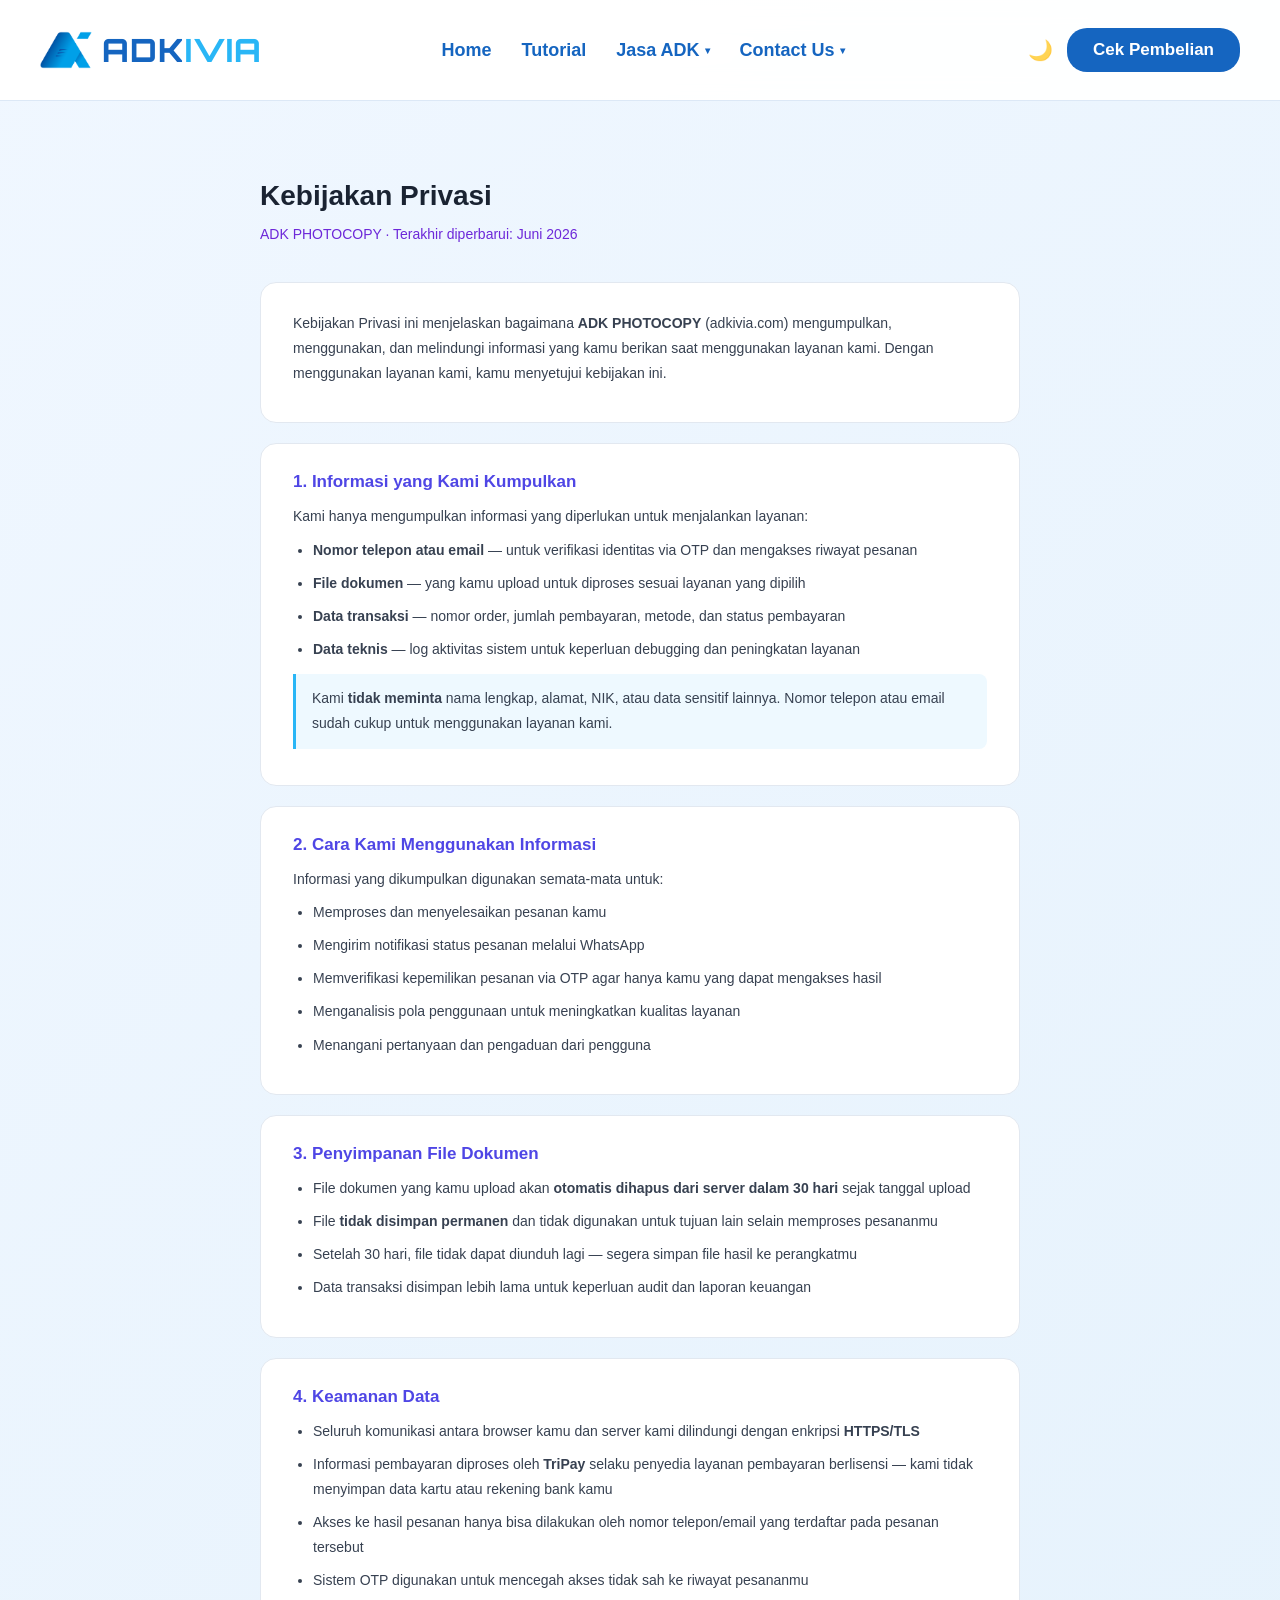
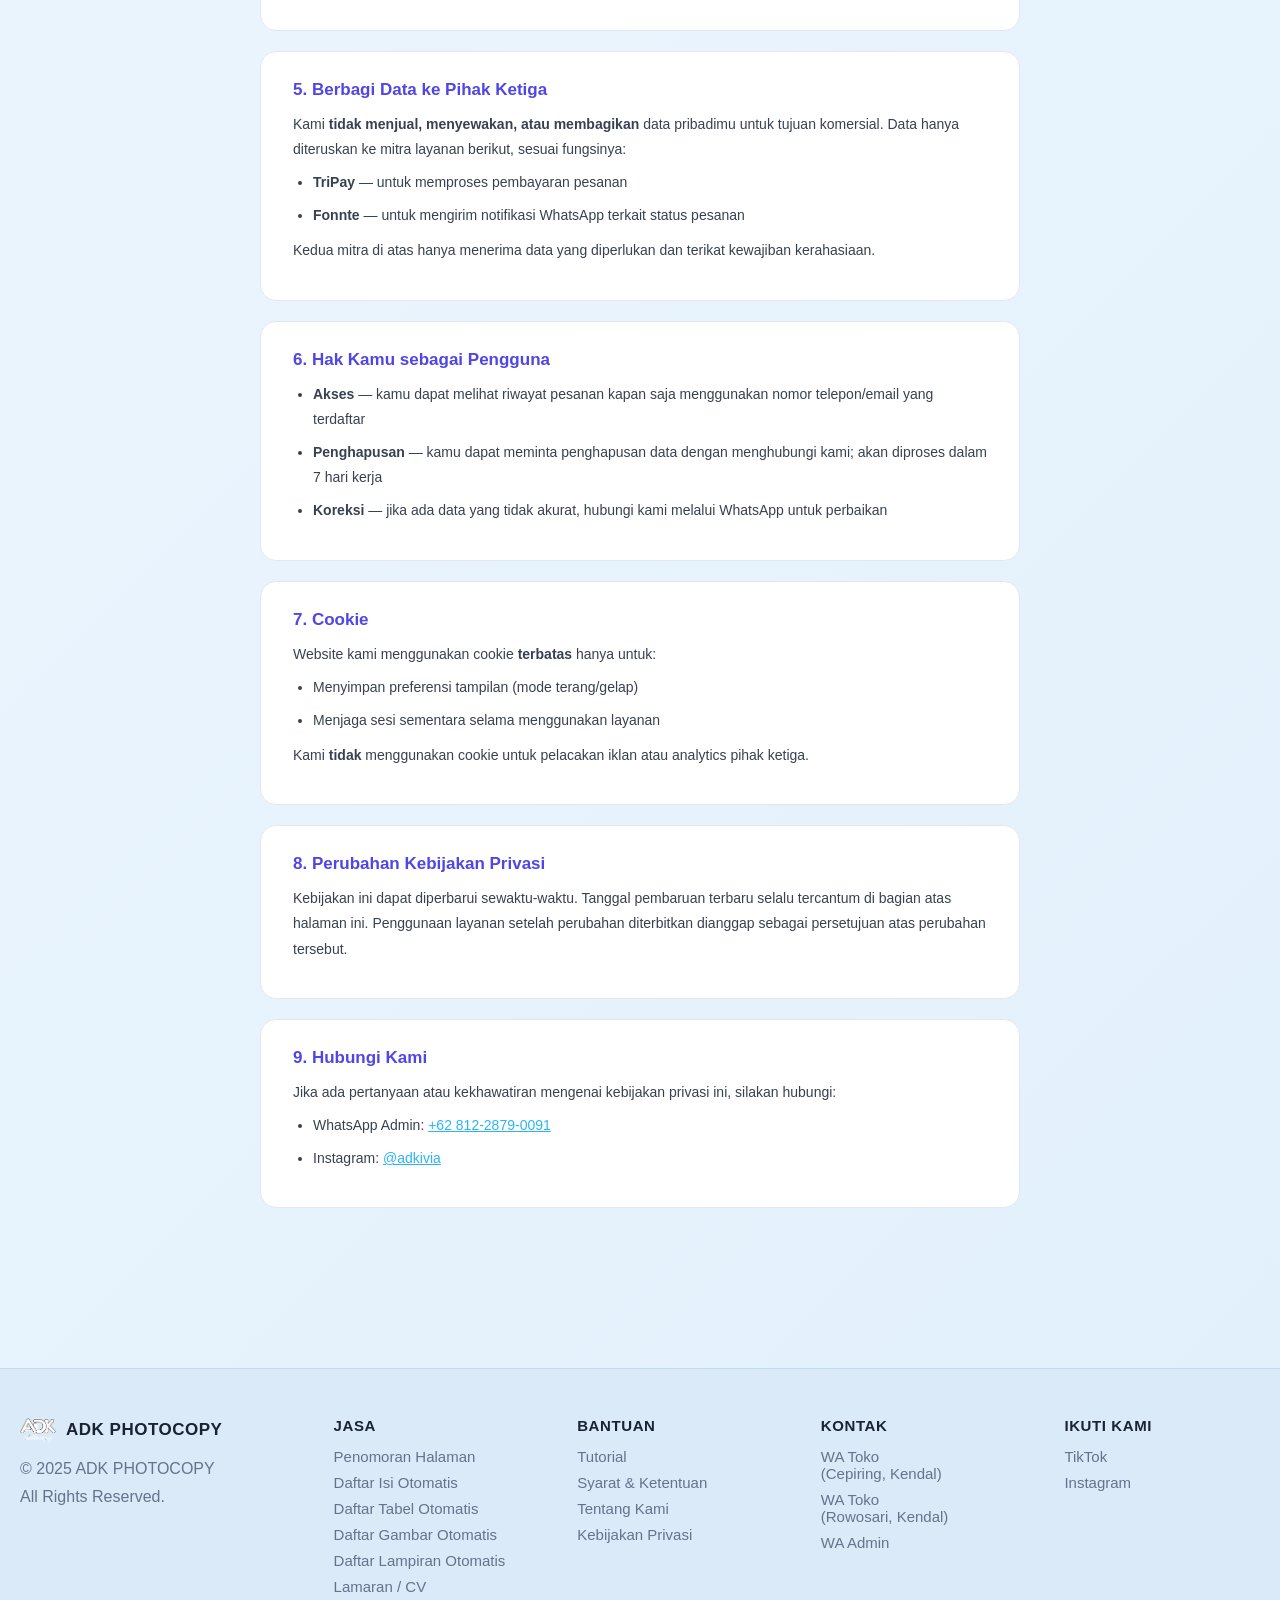
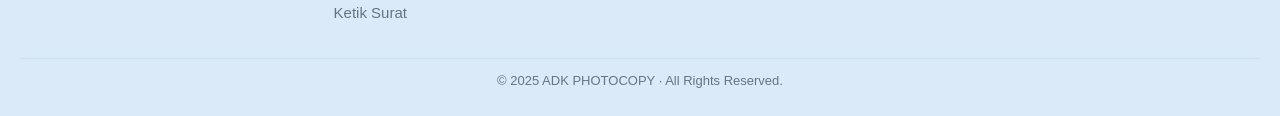
<file: kebijakan-privasi.html>
﻿<!DOCTYPE html>
<html lang="id">
<head>
    <meta charset="UTF-8">
    <meta name="viewport" content="width=device-width, initial-scale=1.0">
    <title>Kebijakan Privasi — ADK Photocopy</title>
    <link rel="canonical" href="https://adkivia.com/kebijakan-privasi.html">
    <link rel="icon" type="image/png" href="favicon.png">
    <script>(function(){var t=localStorage.getItem('adkTheme')||'light';document.documentElement.setAttribute('data-theme',t);})();</script>
    <link rel="stylesheet" href="style.css?v=4">
    <style>
        .page-wrap {
            max-width: 760px;
            margin: 0 auto;
            padding: 60px 24px 80px;
        }
        .page-wrap h1 {
            font-size: 28px;
            font-weight: 800;
            color: white;
            margin-bottom: 8px;
        }
        .page-wrap .sub {
            color: #a78bfa;
            font-size: 14px;
            margin-bottom: 40px;
        }
        .section {
            background: rgba(255,255,255,0.04);
            border: 1px solid rgba(124,58,237,0.2);
            border-radius: 16px;
            padding: 28px 32px;
            margin-bottom: 20px;
        }
        .section h2 {
            font-size: 17px;
            font-weight: 700;
            color: #a78bfa;
            margin: 0 0 12px;
        }
        .section p, .section li {
            font-size: 14px;
            color: #d1d5db;
            line-height: 1.8;
            margin: 0 0 8px;
        }
        .section ul { padding-left: 20px; margin: 0; }
        .updated {
            font-size: 12px;
            color: #4b5563;
            margin-top: 40px;
            text-align: center;
        }
        html[data-theme="light"] .page-wrap h1 { color: #1a2332; }
        html[data-theme="light"] .page-wrap .sub { color: #6d28d9; }
        html[data-theme="light"] .section {
            background: #ffffff;
            border-color: #e2e8f0;
        }
        html[data-theme="light"] .section h2 { color: #4f46e5; }
        html[data-theme="light"] .section p,
        html[data-theme="light"] .section li { color: #374151; }
        html[data-theme="light"] strong[style*="color:white"],
        html[data-theme="light"] strong[style*="color: white"] { color: #1a2332 !important; }
        html[data-theme="light"] .updated { color: #6b7280; }
    </style>
</head>
<body>
    <div class="navbar">
        <a href="index.html" class="logo">
            <img src="Favicon Adkivia.png" alt="ADK Logo" style="width:52px;height:52px;object-fit:contain;flex-shrink:0;">
            <span><span style="color:#1565C0">ADK</span><span style="color:#29B6F6">IVIA</span></span>
        </a>
        <div class="menu">
            <a href="index.html">Home</a>
            <a href="tutorial.html">Tutorial</a>
            <div class="dropdown">
                <a href="#" class="dropdown-toggle">Jasa ADK <span class="dropdown-arrow">▾</span></a>
                <div class="dropdown-menu">
                    <a href="jasa.html" data-sid="penomoran"><div class="dropdown-item-icon">📄</div><div class="dropdown-item-title">Penomoran Halaman</div></a>
                    <a href="daftar-isi.html" data-sid="daftar_isi"><div class="dropdown-item-icon" style="background:rgba(139,92,246,0.15);">📑</div><div class="dropdown-item-title">Daftar Isi Otomatis</div></a>
                    <a href="index.html" data-sid="daftar_tabel"><div class="dropdown-item-icon" style="background:rgba(139,92,246,0.15);">📊</div><div class="dropdown-item-title">Daftar Tabel Otomatis</div></a>
                    <a href="index.html" data-sid="daftar_gambar"><div class="dropdown-item-icon" style="background:rgba(139,92,246,0.15);">🖼️</div><div class="dropdown-item-title">Daftar Gambar Otomatis</div></a>
                    <a href="index.html" data-sid="daftar_lampiran"><div class="dropdown-item-icon" style="background:rgba(139,92,246,0.15);">📎</div><div class="dropdown-item-title">Daftar Lampiran Otomatis</div></a>
                    <a href="index.html" data-sid="lamaran_cv"><div class="dropdown-item-icon" style="background:rgba(96,165,250,0.15);">📋</div><div class="dropdown-item-title">Lamaran / CV</div></a>
                    <a href="index.html" data-sid="ketik_surat"><div class="dropdown-item-icon" style="background:rgba(139,92,246,0.15);">⌨️</div><div class="dropdown-item-title">Ketik Surat</div></a>
                </div>
            </div>
            <div class="dropdown">
                <a href="#" class="dropdown-toggle">Contact Us <span class="dropdown-arrow">▾</span></a>
                <div class="dropdown-menu">
                    <div class="dropdown-group-label">Hubungi Kami</div>
                    <a href="https://wa.me/6281228790091" target="_blank" rel="noopener"><div class="dropdown-item-icon" style="background:rgba(37,211,102,0.15);">💬</div><div class="dropdown-item-title">WA Admin</div></a>
                    <a href="https://wa.me/6287700277748" target="_blank" rel="noopener"><div class="dropdown-item-icon" style="background:rgba(37,211,102,0.15);">🏪</div><div class="dropdown-item-title">WA Toko (Cepiring)</div></a>
                    <a href="https://wa.me/62895341996647" target="_blank" rel="noopener"><div class="dropdown-item-icon" style="background:rgba(37,211,102,0.15);">🏪</div><div class="dropdown-item-title">WA Toko (Rowosari)</div></a>
                    <div class="dropdown-divider"></div>
                    <div class="dropdown-group-label">Sosial Media</div>
                    <a href="https://www.instagram.com/adkivia" target="_blank" rel="noopener"><div class="dropdown-item-icon" style="background:rgba(225,48,108,0.15);">📸</div><div class="dropdown-item-title">Instagram</div></a>
                    <a href="https://www.tiktok.com/@adkivia" target="_blank" rel="noopener"><div class="dropdown-item-icon" style="background:rgba(0,0,0,0.12);">🎵</div><div class="dropdown-item-title">TikTok</div></a>
                </div>
            </div>
        </div>
        <div class="nav-right">
            <button class="theme-toggle" onclick="toggleTheme()" title="Mode Siang">☀️</button>
            <a href="cek_pembelian.php" class="btn-nav">Cek Pembelian</a>
        </div>
        <div class="mobile-jasa-drop" id="jasaDrop">
            <button class="mobile-jasa-link" onclick="toggleJasaDrop()">Contact <span class="mobile-jasa-arrow">▾</span></button>
            <div class="mobile-jasa-menu">
                <div class="dropdown-group-label">Hubungi Kami</div>
                <a href="https://wa.me/6281228790091" target="_blank" rel="noopener">💬 WA Admin</a>
                <a href="https://wa.me/6287700277748" target="_blank" rel="noopener">🏪 WA Toko (Cepiring)</a>
                <a href="https://wa.me/62895341996647" target="_blank" rel="noopener">🏪 WA Toko (Rowosari)</a>
                <div class="dropdown-divider"></div>
                <div class="dropdown-group-label">Sosial Media</div>
                <a href="https://www.instagram.com/adkivia" target="_blank" rel="noopener">📸 Instagram</a>
                <a href="https://www.tiktok.com/@adkivia" target="_blank" rel="noopener">🎵 TikTok</a>
            </div>
        </div>
        <button class="theme-toggle theme-toggle-mob" onclick="toggleTheme()" title="Mode Siang">☀️</button>
        <button class="hamburger" onclick="openMobileMenu()"><span></span><span></span><span></span></button>
    </div>

    <div class="mobile-nav" id="mobileNav">
        <div class="mobile-nav-header">
            <a href="index.html" class="logo">
                <img src="Favicon Adkivia.png" alt="ADK Logo" style="width:52px;height:52px;object-fit:contain;flex-shrink:0;">
                <span><span style="color:#1565C0">ADK</span><span style="color:#29B6F6">IVIA</span></span>
            </a>
            <div style="display:flex;align-items:center;gap:8px;">
                <button class="theme-toggle" onclick="toggleTheme()" title="Mode Siang">☀️</button>
                <button class="mobile-nav-close" onclick="closeMobileMenu()">✕</button>
            </div>
        </div>
        <div class="mobile-nav-links">
            <a href="index.html">Home</a>
            <a href="tutorial.html">Tutorial</a>
            <a href="jasa.html">Jasa ADK</a>
            <div class="mobile-nav-section-title">Contact Us</div>
            <a href="https://wa.me/6281228790091" target="_blank" rel="noopener" class="mobile-nav-contact">💬 WA Admin</a>
            <a href="https://wa.me/6287700277748" target="_blank" rel="noopener" class="mobile-nav-contact">🏪 WA Toko (Cepiring)</a>
            <a href="https://wa.me/62895341996647" target="_blank" rel="noopener" class="mobile-nav-contact">🏪 WA Toko (Rowosari)</a>
            <a href="https://www.instagram.com/adkivia" target="_blank" rel="noopener" class="mobile-nav-contact">📸 Instagram</a>
            <a href="https://www.tiktok.com/@adkivia" target="_blank" rel="noopener" class="mobile-nav-contact">🎵 TikTok</a>
        </div>
        <div class="mobile-nav-footer">
            <a href="cek_pembelian.php" class="btn-nav">Cek Pembelian</a>
        </div>
    </div>
    <script>
        function openMobileMenu()  { document.getElementById('mobileNav').classList.add('open'); document.body.style.overflow='hidden'; }
        function closeMobileMenu() { document.getElementById('mobileNav').classList.remove('open'); document.body.style.overflow=''; }
        function toggleJasaDrop()  { document.getElementById('jasaDrop').classList.toggle('open'); }
        document.addEventListener('click', function(e) { var d = document.getElementById('jasaDrop'); if (d && !d.contains(e.target)) d.classList.remove('open'); });
    </script>

    <div class="page-wrap">
        <h1>Kebijakan Privasi</h1>
        <p class="sub">ADK PHOTOCOPY · Terakhir diperbarui: Juni 2026</p>

        <div class="section">
            <p>Kebijakan Privasi ini menjelaskan bagaimana <strong>ADK PHOTOCOPY</strong> (adkivia.com) mengumpulkan, menggunakan, dan melindungi informasi yang kamu berikan saat menggunakan layanan kami. Dengan menggunakan layanan kami, kamu menyetujui kebijakan ini.</p>
        </div>

        <div class="section">
            <h2>1. Informasi yang Kami Kumpulkan</h2>
            <p>Kami hanya mengumpulkan informasi yang diperlukan untuk menjalankan layanan:</p>
            <ul>
                <li><strong>Nomor telepon atau email</strong> — untuk verifikasi identitas via OTP dan mengakses riwayat pesanan</li>
                <li><strong>File dokumen</strong> — yang kamu upload untuk diproses sesuai layanan yang dipilih</li>
                <li><strong>Data transaksi</strong> — nomor order, jumlah pembayaran, metode, dan status pembayaran</li>
                <li><strong>Data teknis</strong> — log aktivitas sistem untuk keperluan debugging dan peningkatan layanan</li>
            </ul>
            <p style="margin-top:12px; padding:12px 16px; background:rgba(41,182,246,0.08); border-left:3px solid #29B6F6; border-radius:0 8px 8px 0;">Kami <strong>tidak meminta</strong> nama lengkap, alamat, NIK, atau data sensitif lainnya. Nomor telepon atau email sudah cukup untuk menggunakan layanan kami.</p>
        </div>

        <div class="section">
            <h2>2. Cara Kami Menggunakan Informasi</h2>
            <p>Informasi yang dikumpulkan digunakan semata-mata untuk:</p>
            <ul>
                <li>Memproses dan menyelesaikan pesanan kamu</li>
                <li>Mengirim notifikasi status pesanan melalui WhatsApp</li>
                <li>Memverifikasi kepemilikan pesanan via OTP agar hanya kamu yang dapat mengakses hasil</li>
                <li>Menganalisis pola penggunaan untuk meningkatkan kualitas layanan</li>
                <li>Menangani pertanyaan dan pengaduan dari pengguna</li>
            </ul>
        </div>

        <div class="section">
            <h2>3. Penyimpanan File Dokumen</h2>
            <ul>
                <li>File dokumen yang kamu upload akan <strong>otomatis dihapus dari server dalam 30 hari</strong> sejak tanggal upload</li>
                <li>File <strong>tidak disimpan permanen</strong> dan tidak digunakan untuk tujuan lain selain memproses pesananmu</li>
                <li>Setelah 30 hari, file tidak dapat diunduh lagi — segera simpan file hasil ke perangkatmu</li>
                <li>Data transaksi disimpan lebih lama untuk keperluan audit dan laporan keuangan</li>
            </ul>
        </div>

        <div class="section">
            <h2>4. Keamanan Data</h2>
            <ul>
                <li>Seluruh komunikasi antara browser kamu dan server kami dilindungi dengan enkripsi <strong>HTTPS/TLS</strong></li>
                <li>Informasi pembayaran diproses oleh <strong>TriPay</strong> selaku penyedia layanan pembayaran berlisensi — kami tidak menyimpan data kartu atau rekening bank kamu</li>
                <li>Akses ke hasil pesanan hanya bisa dilakukan oleh nomor telepon/email yang terdaftar pada pesanan tersebut</li>
                <li>Sistem OTP digunakan untuk mencegah akses tidak sah ke riwayat pesananmu</li>
            </ul>
        </div>

        <div class="section">
            <h2>5. Berbagi Data ke Pihak Ketiga</h2>
            <p>Kami <strong>tidak menjual, menyewakan, atau membagikan</strong> data pribadimu untuk tujuan komersial. Data hanya diteruskan ke mitra layanan berikut, sesuai fungsinya:</p>
            <ul>
                <li><strong>TriPay</strong> — untuk memproses pembayaran pesanan</li>
                <li><strong>Fonnte</strong> — untuk mengirim notifikasi WhatsApp terkait status pesanan</li>
            </ul>
            <p style="margin-top:10px">Kedua mitra di atas hanya menerima data yang diperlukan dan terikat kewajiban kerahasiaan.</p>
        </div>

        <div class="section">
            <h2>6. Hak Kamu sebagai Pengguna</h2>
            <ul>
                <li><strong>Akses</strong> — kamu dapat melihat riwayat pesanan kapan saja menggunakan nomor telepon/email yang terdaftar</li>
                <li><strong>Penghapusan</strong> — kamu dapat meminta penghapusan data dengan menghubungi kami; akan diproses dalam 7 hari kerja</li>
                <li><strong>Koreksi</strong> — jika ada data yang tidak akurat, hubungi kami melalui WhatsApp untuk perbaikan</li>
            </ul>
        </div>

        <div class="section">
            <h2>7. Cookie</h2>
            <p>Website kami menggunakan cookie <strong>terbatas</strong> hanya untuk:</p>
            <ul>
                <li>Menyimpan preferensi tampilan (mode terang/gelap)</li>
                <li>Menjaga sesi sementara selama menggunakan layanan</li>
            </ul>
            <p style="margin-top:10px">Kami <strong>tidak</strong> menggunakan cookie untuk pelacakan iklan atau analytics pihak ketiga.</p>
        </div>

        <div class="section">
            <h2>8. Perubahan Kebijakan Privasi</h2>
            <p>Kebijakan ini dapat diperbarui sewaktu-waktu. Tanggal pembaruan terbaru selalu tercantum di bagian atas halaman ini. Penggunaan layanan setelah perubahan diterbitkan dianggap sebagai persetujuan atas perubahan tersebut.</p>
        </div>

        <div class="section">
            <h2>9. Hubungi Kami</h2>
            <p>Jika ada pertanyaan atau kekhawatiran mengenai kebijakan privasi ini, silakan hubungi:</p>
            <ul>
                <li>WhatsApp Admin: <a href="https://wa.me/6281228790091" style="color:#29B6F6">+62 812-2879-0091</a></li>
                <li>Instagram: <a href="https://www.instagram.com/adkivia" target="_blank" rel="noopener" style="color:#29B6F6">@adkivia</a></li>
            </ul>
        </div>
    </div>
    <footer class="site-footer">
        <div class="footer-inner">
            <div class="footer-brand">
                <div class="footer-logo-wrap">
                    <img src="LOGO ADK.png" alt="ADK Logo" style="width:36px;height:26px;object-fit:contain;flex-shrink:0;">
                    <span>ADK PHOTOCOPY</span>
                </div>
                <p>© 2025 ADK PHOTOCOPY<br>All Rights Reserved.</p>
            </div>
            <div class="footer-col">
                <h4>Jasa</h4>
                <a href="jasa.html">Penomoran Halaman</a>
                <a href="daftar-isi.html">Daftar Isi Otomatis</a>
                <a href="index.html">Daftar Tabel Otomatis</a>
                <a href="index.html">Daftar Gambar Otomatis</a>
                <a href="index.html">Daftar Lampiran Otomatis</a>
                <a href="index.html">Lamaran / CV</a>
                <a href="index.html">Ketik Surat</a>
            </div>
            <div class="footer-col">
                <h4>Bantuan</h4>
                <a href="tutorial.html">Tutorial</a>
                <a href="sk.html">Syarat &amp; Ketentuan</a>
                <a href="tentang-kami.html">Tentang Kami</a>
                <a href="kebijakan-privasi.html">Kebijakan Privasi</a>
            </div>
            <div class="footer-col">
                <h4>Kontak</h4>
                <a href="https://wa.me/6287700277748" target="_blank" rel="noopener">WA Toko<br>(Cepiring, Kendal)</a>
                <a href="https://wa.me/62895341996647" target="_blank" rel="noopener">WA Toko<br>(Rowosari, Kendal)</a>
                <a href="https://wa.me/6281228790091" target="_blank" rel="noopener">WA Admin</a>
            </div>
            <div class="footer-col">
                <h4>Ikuti Kami</h4>
                <a href="https://www.tiktok.com/@adkivia" target="_blank" rel="noopener">TikTok</a>
                <a href="https://www.instagram.com/adkivia" target="_blank" rel="noopener">Instagram</a>
            </div>
        </div>
        <hr class="footer-divider">
        <p class="footer-bottom">© 2025 ADK PHOTOCOPY · All Rights Reserved.</p>
    </footer>
    <script>
        fetch('api/maintenance_status.php?_=' + Date.now(), { cache: 'no-store' })
            .then(function(r){ return r.json(); })
            .then(function(d){
                var s = d.services || {};
                document.querySelectorAll('.dropdown-menu a[data-sid]').forEach(function(el) {
                    var sid = el.getAttribute('data-sid');
                    if (s[sid] === true) {
                        el.removeAttribute('href');
                        el.style.pointerEvents = 'none';
                        el.style.cursor = 'default';
                        var iconEl = el.querySelector('.dropdown-item-icon');
                        if (iconEl) iconEl.insertAdjacentHTML('beforeend', '<span class="dropdown-maint-badge">!</span>');
                    }
                });
            })
            .catch(function(){});
    </script>
    <script src="nocopy.js"></script>
    <script src="theme.js?v=1"></script>
</body>
</html>
</file>
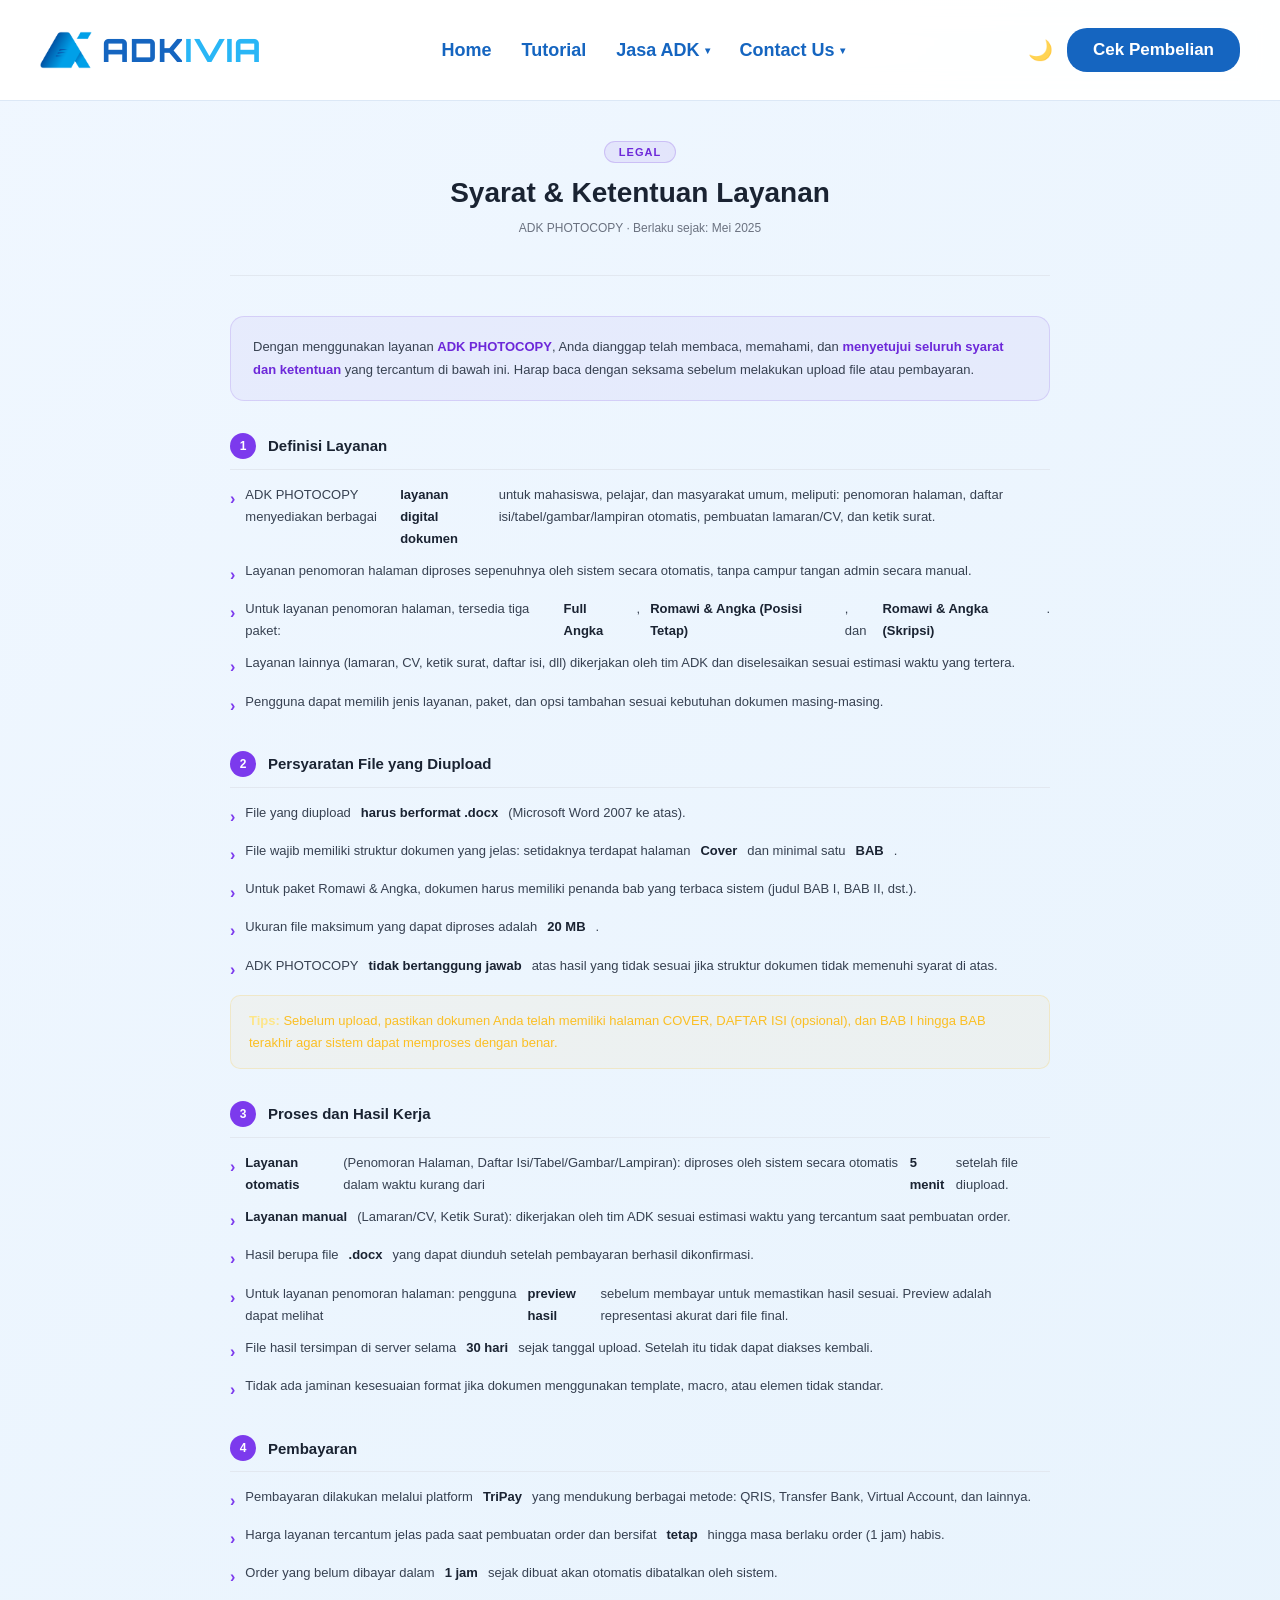
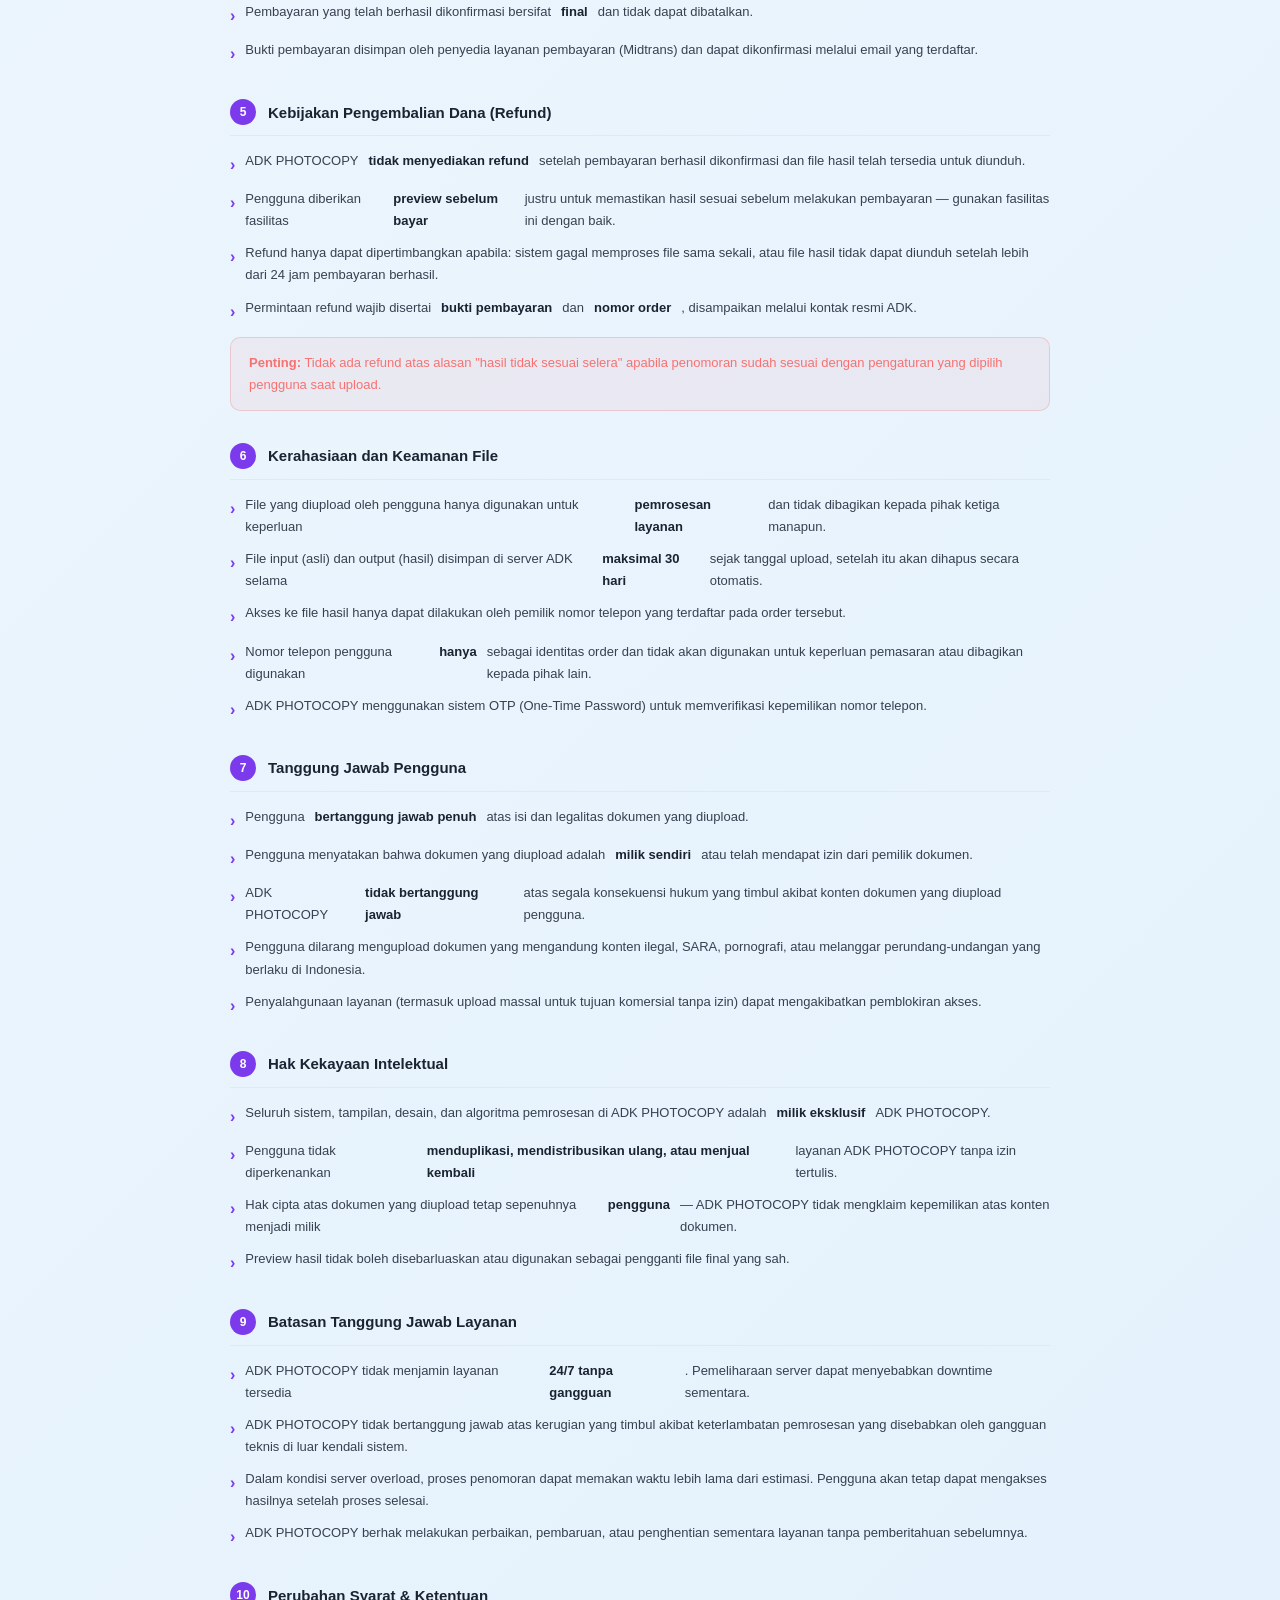
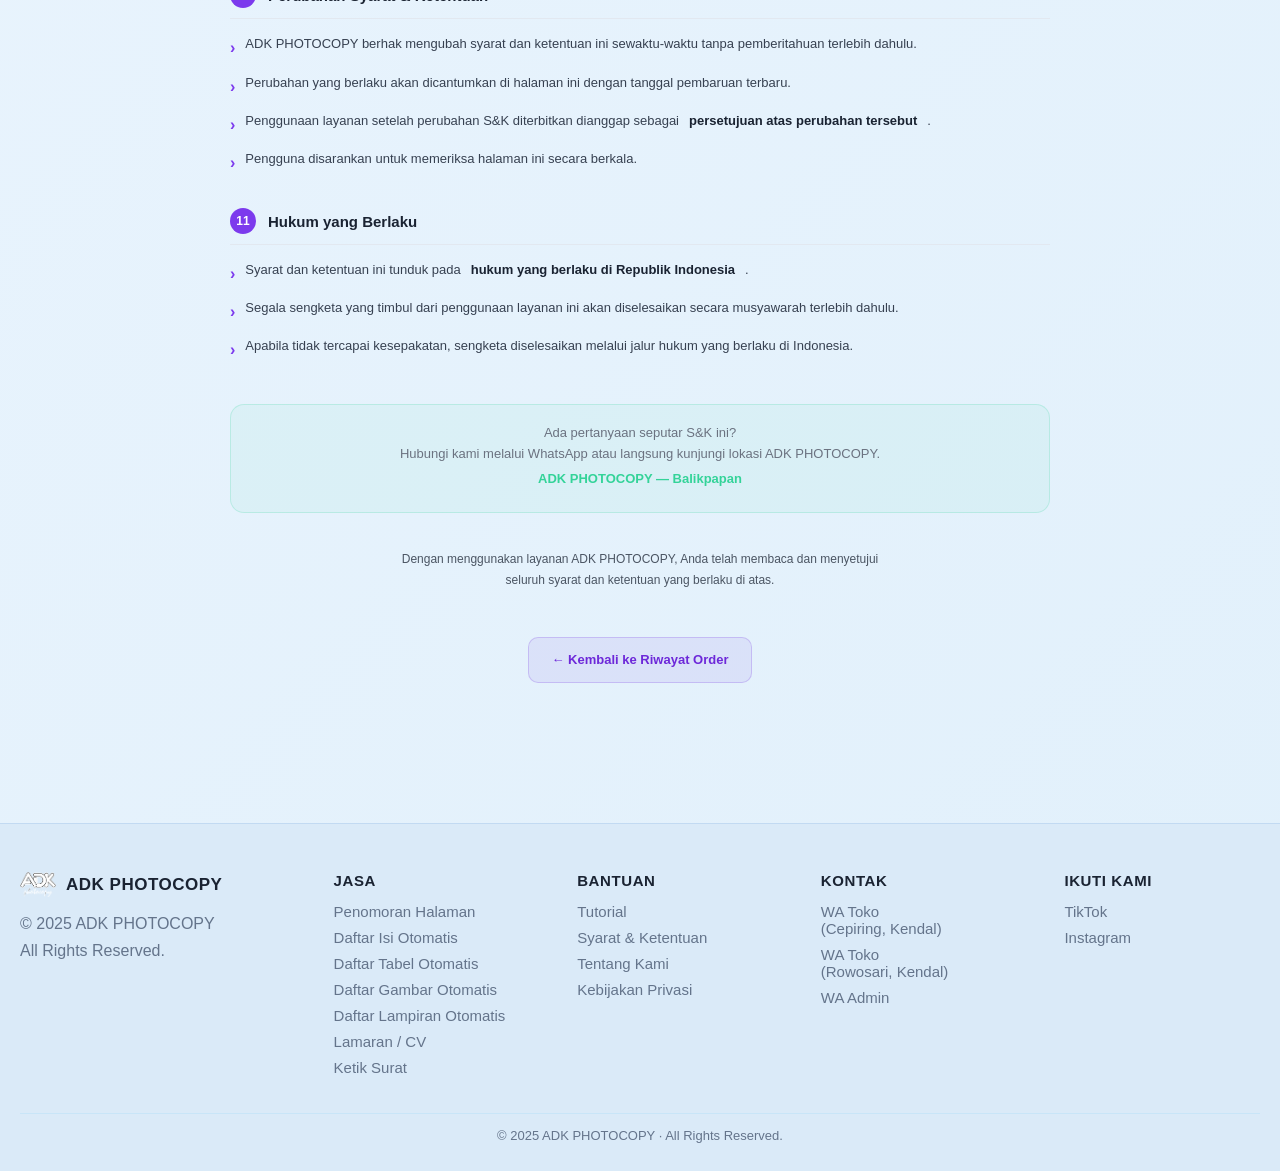
<file: sk.html>
﻿<!DOCTYPE html>
<html lang="id">
<head>
    <meta charset="UTF-8">
    <meta name="viewport" content="width=device-width, initial-scale=1.0">
    <title>Syarat & Ketentuan – ADK PHOTOCOPY</title>
    <meta name="description" content="Syarat dan ketentuan layanan penomoran halaman ADK Photocopy. Baca sebelum melakukan order.">
    <meta name="robots" content="index, follow">
    <link rel="canonical" href="https://adkivia.com/sk.html">
    <meta property="og:type" content="website">
    <meta property="og:url" content="https://adkivia.com/sk.html">
    <meta property="og:title" content="Syarat & Ketentuan – ADK PHOTOCOPY">
    <meta property="og:description" content="Syarat dan ketentuan layanan penomoran halaman ADK Photocopy.">
    <meta property="og:image" content="https://adkivia.com/favicon.png">
    <link rel="icon" type="image/png" href="favicon.png">
    <script>(function(){var t=localStorage.getItem('adkTheme')||'light';document.documentElement.setAttribute('data-theme',t);})();</script>
    <link rel="stylesheet" href="style.css?v=4">
    <style>
        .sk-wrap {
            max-width: 820px;
            margin: 0 auto;
            padding: 40px 24px 80px;
        }

        .sk-header {
            text-align: center;
            margin-bottom: 40px;
            padding-bottom: 28px;
            border-bottom: 1px solid rgba(124,58,237,0.2);
        }

        .sk-badge {
            display: inline-block;
            font-size: 11px;
            font-weight: 700;
            color: #a78bfa;
            background: rgba(124,58,237,0.12);
            border: 1px solid rgba(124,58,237,0.3);
            border-radius: 20px;
            padding: 4px 14px;
            letter-spacing: 1px;
            text-transform: uppercase;
            margin-bottom: 14px;
        }

        .sk-title {
            font-size: 28px;
            font-weight: 800;
            color: white;
            margin: 0 0 10px;
        }

        .sk-updated {
            font-size: 12px;
            color: #6b7280;
        }

        .sk-intro {
            background: rgba(124,58,237,0.08);
            border: 1px solid rgba(124,58,237,0.22);
            border-radius: 14px;
            padding: 18px 22px;
            font-size: 13px;
            color: #d1d5db;
            line-height: 1.8;
            margin-bottom: 32px;
        }

        .sk-intro strong { color: #a78bfa; }

        .sk-section {
            margin-bottom: 32px;
        }

        .sk-section-title {
            display: flex;
            align-items: center;
            gap: 12px;
            font-size: 15px;
            font-weight: 800;
            color: white;
            margin: 0 0 14px;
            padding-bottom: 10px;
            border-bottom: 1px solid rgba(124,58,237,0.15);
        }

        .sk-num {
            display: inline-flex;
            align-items: center;
            justify-content: center;
            width: 26px;
            height: 26px;
            background: #7c3aed;
            color: white;
            border-radius: 50%;
            font-size: 12px;
            font-weight: 800;
            flex-shrink: 0;
        }

        .sk-list {
            list-style: none;
            margin: 0;
            padding: 0;
            display: flex;
            flex-direction: column;
            gap: 10px;
        }

        .sk-list li {
            display: flex;
            gap: 10px;
            font-size: 13px;
            color: #d1d5db;
            line-height: 1.7;
        }

        .sk-list li::before {
            content: '›';
            color: #7c3aed;
            font-size: 16px;
            font-weight: 700;
            flex-shrink: 0;
            margin-top: 1px;
        }

        .sk-list li strong { color: #e2e8f0; }

        .sk-highlight {
            background: rgba(251,191,36,0.06);
            border: 1px solid rgba(251,191,36,0.2);
            border-radius: 10px;
            padding: 14px 18px;
            margin-top: 12px;
        }

        .sk-highlight p {
            margin: 0;
            font-size: 13px;
            color: #fbbf24;
            line-height: 1.7;
        }

        .sk-highlight p strong { color: #fde68a; }

        .sk-danger {
            background: rgba(239,68,68,0.06);
            border: 1px solid rgba(239,68,68,0.2);
            border-radius: 10px;
            padding: 14px 18px;
            margin-top: 12px;
        }

        .sk-danger p {
            margin: 0;
            font-size: 13px;
            color: #f87171;
            line-height: 1.7;
        }

        .sk-contact {
            background: rgba(52,211,153,0.06);
            border: 1px solid rgba(52,211,153,0.2);
            border-radius: 14px;
            padding: 20px 22px;
            margin-top: 40px;
            text-align: center;
        }

        .sk-contact p {
            margin: 0 0 6px;
            font-size: 13px;
            color: #6b7280;
        }

        .sk-contact a {
            color: #34d399;
            font-weight: 700;
            text-decoration: none;
        }

        .sk-contact a:hover { color: #6ee7b7; }

        .sk-footer-note {
            text-align: center;
            margin-top: 36px;
            font-size: 12px;
            color: #4b5563;
            line-height: 1.8;
        }

        .btn-back-sk {
            display: inline-block;
            margin-top: 24px;
            padding: 10px 22px;
            background: rgba(124,58,237,0.15);
            color: #a78bfa;
            border: 1px solid rgba(124,58,237,0.35);
            border-radius: 10px;
            font-size: 13px;
            font-weight: 700;
            text-decoration: none;
            transition: 0.2s;
        }

        .btn-back-sk:hover {
            background: rgba(124,58,237,0.28);
            color: white;
        }

        /* ── LIGHT MODE ── */
        html[data-theme="light"] .sk-header { border-bottom-color: #e2e8f0; }
        html[data-theme="light"] .sk-badge { color: #6d28d9; background: rgba(109,40,217,0.08); border-color: rgba(109,40,217,0.2); }
        html[data-theme="light"] .sk-title { color: #1a2332; }
        html[data-theme="light"] .sk-intro { color: #374151; background: rgba(109,40,217,0.05); border-color: rgba(109,40,217,0.15); }
        html[data-theme="light"] .sk-intro strong { color: #6d28d9; }
        html[data-theme="light"] .sk-section-title { color: #1a2332; border-bottom-color: #e2e8f0; }
        html[data-theme="light"] .sk-list li { color: #374151; }
        html[data-theme="light"] .sk-list li strong { color: #1a2332; }
        html[data-theme="light"] .btn-back-sk { color: #6d28d9; background: rgba(109,40,217,0.08); border-color: rgba(109,40,217,0.2); }
        html[data-theme="light"] .btn-back-sk:hover { color: #4f46e5; background: rgba(109,40,217,0.15); }
    </style>
</head>
<body>

    <div class="navbar">
        <a href="index.html" class="logo">
            <img src="Favicon Adkivia.png" alt="ADK Logo" style="width:52px;height:52px;object-fit:contain;flex-shrink:0;">
            <span><span style="color:#1565C0">ADK</span><span style="color:#29B6F6">IVIA</span></span>
        </a>
        <div class="menu">
            <a href="index.html">Home</a>
            <a href="tutorial.html">Tutorial</a>
            <div class="dropdown">
                <a href="#" class="dropdown-toggle">Jasa ADK <span class="dropdown-arrow">▾</span></a>
                <div class="dropdown-menu">
                    <a href="jasa.html" data-sid="penomoran"><div class="dropdown-item-icon">📄</div><div class="dropdown-item-title">Penomoran Halaman</div></a>
                    <a href="daftar-isi.html" data-sid="daftar_isi"><div class="dropdown-item-icon" style="background:rgba(139,92,246,0.15);">📑</div><div class="dropdown-item-title">Daftar Isi Otomatis</div></a>
                    <a href="index.html" data-sid="daftar_tabel"><div class="dropdown-item-icon" style="background:rgba(139,92,246,0.15);">📊</div><div class="dropdown-item-title">Daftar Tabel Otomatis</div></a>
                    <a href="index.html" data-sid="daftar_gambar"><div class="dropdown-item-icon" style="background:rgba(139,92,246,0.15);">🖼️</div><div class="dropdown-item-title">Daftar Gambar Otomatis</div></a>
                    <a href="index.html" data-sid="daftar_lampiran"><div class="dropdown-item-icon" style="background:rgba(139,92,246,0.15);">📎</div><div class="dropdown-item-title">Daftar Lampiran Otomatis</div></a>
                    <a href="index.html" data-sid="lamaran_cv"><div class="dropdown-item-icon" style="background:rgba(96,165,250,0.15);">📋</div><div class="dropdown-item-title">Lamaran / CV</div></a>
                    <a href="index.html" data-sid="ketik_surat"><div class="dropdown-item-icon" style="background:rgba(139,92,246,0.15);">⌨️</div><div class="dropdown-item-title">Ketik Surat</div></a>
                </div>
            </div>
            <div class="dropdown">
                <a href="#" class="dropdown-toggle">Contact Us <span class="dropdown-arrow">▾</span></a>
                <div class="dropdown-menu">
                    <div class="dropdown-group-label">Hubungi Kami</div>
                    <a href="https://wa.me/6281228790091" target="_blank" rel="noopener"><div class="dropdown-item-icon" style="background:rgba(37,211,102,0.15);">💬</div><div class="dropdown-item-title">WA Admin</div></a>
                    <a href="https://wa.me/6287700277748" target="_blank" rel="noopener"><div class="dropdown-item-icon" style="background:rgba(37,211,102,0.15);">🏪</div><div class="dropdown-item-title">WA Toko (Cepiring)</div></a>
                    <a href="https://wa.me/62895341996647" target="_blank" rel="noopener"><div class="dropdown-item-icon" style="background:rgba(37,211,102,0.15);">🏪</div><div class="dropdown-item-title">WA Toko (Rowosari)</div></a>
                    <div class="dropdown-divider"></div>
                    <div class="dropdown-group-label">Sosial Media</div>
                    <a href="https://www.instagram.com/adkivia" target="_blank" rel="noopener"><div class="dropdown-item-icon" style="background:rgba(225,48,108,0.15);">📸</div><div class="dropdown-item-title">Instagram</div></a>
                    <a href="https://www.tiktok.com/@adkivia" target="_blank" rel="noopener"><div class="dropdown-item-icon" style="background:rgba(0,0,0,0.12);">🎵</div><div class="dropdown-item-title">TikTok</div></a>
                </div>
            </div>
        </div>
        <div class="nav-right">
            <button class="theme-toggle" onclick="toggleTheme()" title="Mode Siang">☀️</button>
            <a href="cek_pembelian.php" class="btn-nav">Cek Pembelian</a>
        </div>
        <div class="mobile-jasa-drop" id="jasaDrop">
            <button class="mobile-jasa-link" onclick="toggleJasaDrop()">Contact <span class="mobile-jasa-arrow">▾</span></button>
            <div class="mobile-jasa-menu">
                <div class="dropdown-group-label">Hubungi Kami</div>
                <a href="https://wa.me/6281228790091" target="_blank" rel="noopener">💬 WA Admin</a>
                <a href="https://wa.me/6287700277748" target="_blank" rel="noopener">🏪 WA Toko (Cepiring)</a>
                <a href="https://wa.me/62895341996647" target="_blank" rel="noopener">🏪 WA Toko (Rowosari)</a>
                <div class="dropdown-divider"></div>
                <div class="dropdown-group-label">Sosial Media</div>
                <a href="https://www.instagram.com/adkivia" target="_blank" rel="noopener">📸 Instagram</a>
                <a href="https://www.tiktok.com/@adkivia" target="_blank" rel="noopener">🎵 TikTok</a>
            </div>
        </div>
        <button class="theme-toggle theme-toggle-mob" onclick="toggleTheme()" title="Mode Siang">☀️</button>
        <button class="hamburger" onclick="openMobileMenu()">
            <span></span><span></span><span></span>
        </button>
    </div>

    <div class="mobile-nav" id="mobileNav">
        <div class="mobile-nav-header">
            <a href="index.html" class="logo">
                <img src="Favicon Adkivia.png" alt="ADK Logo" style="width:52px;height:52px;object-fit:contain;flex-shrink:0;">
                <span><span style="color:#1565C0">ADK</span><span style="color:#29B6F6">IVIA</span></span>
            </a>
            <div style="display:flex;align-items:center;gap:8px;">
                <button class="theme-toggle" onclick="toggleTheme()" title="Mode Siang">☀️</button>
                <button class="mobile-nav-close" onclick="closeMobileMenu()">✕</button>
            </div>
        </div>
        <div class="mobile-nav-links">
            <a href="index.html">Home</a>
            <a href="tutorial.html">Tutorial</a>
            <a href="jasa.html">Jasa ADK</a>
            <div class="mobile-nav-section-title">Contact Us</div>
            <a href="https://wa.me/6281228790091" target="_blank" rel="noopener" class="mobile-nav-contact">💬 WA Admin</a>
            <a href="https://wa.me/6287700277748" target="_blank" rel="noopener" class="mobile-nav-contact">🏪 WA Toko (Cepiring)</a>
            <a href="https://wa.me/62895341996647" target="_blank" rel="noopener" class="mobile-nav-contact">🏪 WA Toko (Rowosari)</a>
            <a href="https://www.instagram.com/adkivia" target="_blank" rel="noopener" class="mobile-nav-contact">📸 Instagram</a>
            <a href="https://www.tiktok.com/@adkivia" target="_blank" rel="noopener" class="mobile-nav-contact">🎵 TikTok</a>
        </div>
        <div class="mobile-nav-footer">
            <a href="cek_pembelian.php" class="btn-nav">Cek Pembelian</a>
        </div>
    </div>
    <script>
        function openMobileMenu()  { document.getElementById('mobileNav').classList.add('open'); document.body.style.overflow='hidden'; }
        function closeMobileMenu() { document.getElementById('mobileNav').classList.remove('open'); document.body.style.overflow=''; }
        function toggleJasaDrop()  { document.getElementById('jasaDrop').classList.toggle('open'); }
        document.addEventListener('click', function(e) { var d = document.getElementById('jasaDrop'); if (d && !d.contains(e.target)) d.classList.remove('open'); });
    </script>

    <div class="sk-wrap">

        <div class="sk-header">
            <div class="sk-badge">Legal</div>
            <h1 class="sk-title">Syarat &amp; Ketentuan Layanan</h1>
            <p class="sk-updated">ADK PHOTOCOPY · Berlaku sejak: Mei 2025</p>
        </div>

        <div class="sk-intro">
            Dengan menggunakan layanan <strong>ADK PHOTOCOPY</strong>, Anda dianggap telah membaca,
            memahami, dan <strong>menyetujui seluruh syarat dan ketentuan</strong> yang tercantum di bawah ini.
            Harap baca dengan seksama sebelum melakukan upload file atau pembayaran.
        </div>

        <!-- 1 -->
        <div class="sk-section">
            <h2 class="sk-section-title"><span class="sk-num">1</span> Definisi Layanan</h2>
            <ul class="sk-list">
                <li>ADK PHOTOCOPY menyediakan berbagai <strong>layanan digital dokumen</strong> untuk mahasiswa, pelajar, dan masyarakat umum, meliputi: penomoran halaman, daftar isi/tabel/gambar/lampiran otomatis, pembuatan lamaran/CV, dan ketik surat.</li>
                <li>Layanan penomoran halaman diproses sepenuhnya oleh sistem secara otomatis, tanpa campur tangan admin secara manual.</li>
                <li>Untuk layanan penomoran halaman, tersedia tiga paket: <strong>Full Angka</strong>, <strong>Romawi &amp; Angka (Posisi Tetap)</strong>, dan <strong>Romawi &amp; Angka (Skripsi)</strong>.</li>
                <li>Layanan lainnya (lamaran, CV, ketik surat, daftar isi, dll) dikerjakan oleh tim ADK dan diselesaikan sesuai estimasi waktu yang tertera.</li>
                <li>Pengguna dapat memilih jenis layanan, paket, dan opsi tambahan sesuai kebutuhan dokumen masing-masing.</li>
            </ul>
        </div>

        <!-- 2 -->
        <div class="sk-section">
            <h2 class="sk-section-title"><span class="sk-num">2</span> Persyaratan File yang Diupload</h2>
            <ul class="sk-list">
                <li>File yang diupload <strong>harus berformat .docx</strong> (Microsoft Word 2007 ke atas).</li>
                <li>File wajib memiliki struktur dokumen yang jelas: setidaknya terdapat halaman <strong>Cover</strong> dan minimal satu <strong>BAB</strong>.</li>
                <li>Untuk paket Romawi &amp; Angka, dokumen harus memiliki penanda bab yang terbaca sistem (judul BAB I, BAB II, dst.).</li>
                <li>Ukuran file maksimum yang dapat diproses adalah <strong>20 MB</strong>.</li>
                <li>ADK PHOTOCOPY <strong>tidak bertanggung jawab</strong> atas hasil yang tidak sesuai jika struktur dokumen tidak memenuhi syarat di atas.</li>
            </ul>
            <div class="sk-highlight">
                <p><strong>Tips:</strong> Sebelum upload, pastikan dokumen Anda telah memiliki halaman COVER, DAFTAR ISI (opsional), dan BAB I hingga BAB terakhir agar sistem dapat memproses dengan benar.</p>
            </div>
        </div>

        <!-- 3 -->
        <div class="sk-section">
            <h2 class="sk-section-title"><span class="sk-num">3</span> Proses dan Hasil Kerja</h2>
            <ul class="sk-list">
                <li><strong>Layanan otomatis</strong> (Penomoran Halaman, Daftar Isi/Tabel/Gambar/Lampiran): diproses oleh sistem secara otomatis dalam waktu kurang dari <strong>5 menit</strong> setelah file diupload.</li>
                <li><strong>Layanan manual</strong> (Lamaran/CV, Ketik Surat): dikerjakan oleh tim ADK sesuai estimasi waktu yang tercantum saat pembuatan order.</li>
                <li>Hasil berupa file <strong>.docx</strong> yang dapat diunduh setelah pembayaran berhasil dikonfirmasi.</li>
                <li>Untuk layanan penomoran halaman: pengguna dapat melihat <strong>preview hasil</strong> sebelum membayar untuk memastikan hasil sesuai. Preview adalah representasi akurat dari file final.</li>
                <li>File hasil tersimpan di server selama <strong>30 hari</strong> sejak tanggal upload. Setelah itu tidak dapat diakses kembali.</li>
                <li>Tidak ada jaminan kesesuaian format jika dokumen menggunakan template, macro, atau elemen tidak standar.</li>
            </ul>
        </div>

        <!-- 4 -->
        <div class="sk-section">
            <h2 class="sk-section-title"><span class="sk-num">4</span> Pembayaran</h2>
            <ul class="sk-list">
                <li>Pembayaran dilakukan melalui platform <strong>TriPay</strong> yang mendukung berbagai metode: QRIS, Transfer Bank, Virtual Account, dan lainnya.</li>
                <li>Harga layanan tercantum jelas pada saat pembuatan order dan bersifat <strong>tetap</strong> hingga masa berlaku order (1 jam) habis.</li>
                <li>Order yang belum dibayar dalam <strong>1 jam</strong> sejak dibuat akan otomatis dibatalkan oleh sistem.</li>
                <li>Pembayaran yang telah berhasil dikonfirmasi bersifat <strong>final</strong> dan tidak dapat dibatalkan.</li>
                <li>Bukti pembayaran disimpan oleh penyedia layanan pembayaran (Midtrans) dan dapat dikonfirmasi melalui email yang terdaftar.</li>
            </ul>
        </div>

        <!-- 5 -->
        <div class="sk-section">
            <h2 class="sk-section-title"><span class="sk-num">5</span> Kebijakan Pengembalian Dana (Refund)</h2>
            <ul class="sk-list">
                <li>ADK PHOTOCOPY <strong>tidak menyediakan refund</strong> setelah pembayaran berhasil dikonfirmasi dan file hasil telah tersedia untuk diunduh.</li>
                <li>Pengguna diberikan fasilitas <strong>preview sebelum bayar</strong> justru untuk memastikan hasil sesuai sebelum melakukan pembayaran — gunakan fasilitas ini dengan baik.</li>
                <li>Refund hanya dapat dipertimbangkan apabila: sistem gagal memproses file sama sekali, atau file hasil tidak dapat diunduh setelah lebih dari 24 jam pembayaran berhasil.</li>
                <li>Permintaan refund wajib disertai <strong>bukti pembayaran</strong> dan <strong>nomor order</strong>, disampaikan melalui kontak resmi ADK.</li>
            </ul>
            <div class="sk-danger">
                <p><strong>Penting:</strong> Tidak ada refund atas alasan "hasil tidak sesuai selera" apabila penomoran sudah sesuai dengan pengaturan yang dipilih pengguna saat upload.</p>
            </div>
        </div>

        <!-- 6 -->
        <div class="sk-section">
            <h2 class="sk-section-title"><span class="sk-num">6</span> Kerahasiaan dan Keamanan File</h2>
            <ul class="sk-list">
                <li>File yang diupload oleh pengguna hanya digunakan untuk keperluan <strong>pemrosesan layanan</strong> dan tidak dibagikan kepada pihak ketiga manapun.</li>
                <li>File input (asli) dan output (hasil) disimpan di server ADK selama <strong>maksimal 30 hari</strong> sejak tanggal upload, setelah itu akan dihapus secara otomatis.</li>
                <li>Akses ke file hasil hanya dapat dilakukan oleh pemilik nomor telepon yang terdaftar pada order tersebut.</li>
                <li>Nomor telepon pengguna digunakan <strong>hanya</strong> sebagai identitas order dan tidak akan digunakan untuk keperluan pemasaran atau dibagikan kepada pihak lain.</li>
                <li>ADK PHOTOCOPY menggunakan sistem OTP (One-Time Password) untuk memverifikasi kepemilikan nomor telepon.</li>
            </ul>
        </div>

        <!-- 7 -->
        <div class="sk-section">
            <h2 class="sk-section-title"><span class="sk-num">7</span> Tanggung Jawab Pengguna</h2>
            <ul class="sk-list">
                <li>Pengguna <strong>bertanggung jawab penuh</strong> atas isi dan legalitas dokumen yang diupload.</li>
                <li>Pengguna menyatakan bahwa dokumen yang diupload adalah <strong>milik sendiri</strong> atau telah mendapat izin dari pemilik dokumen.</li>
                <li>ADK PHOTOCOPY <strong>tidak bertanggung jawab</strong> atas segala konsekuensi hukum yang timbul akibat konten dokumen yang diupload pengguna.</li>
                <li>Pengguna dilarang mengupload dokumen yang mengandung konten ilegal, SARA, pornografi, atau melanggar perundang-undangan yang berlaku di Indonesia.</li>
                <li>Penyalahgunaan layanan (termasuk upload massal untuk tujuan komersial tanpa izin) dapat mengakibatkan pemblokiran akses.</li>
            </ul>
        </div>

        <!-- 8 -->
        <div class="sk-section">
            <h2 class="sk-section-title"><span class="sk-num">8</span> Hak Kekayaan Intelektual</h2>
            <ul class="sk-list">
                <li>Seluruh sistem, tampilan, desain, dan algoritma pemrosesan di ADK PHOTOCOPY adalah <strong>milik eksklusif</strong> ADK PHOTOCOPY.</li>
                <li>Pengguna tidak diperkenankan <strong>menduplikasi, mendistribusikan ulang, atau menjual kembali</strong> layanan ADK PHOTOCOPY tanpa izin tertulis.</li>
                <li>Hak cipta atas dokumen yang diupload tetap sepenuhnya menjadi milik <strong>pengguna</strong> — ADK PHOTOCOPY tidak mengklaim kepemilikan atas konten dokumen.</li>
                <li>Preview hasil tidak boleh disebarluaskan atau digunakan sebagai pengganti file final yang sah.</li>
            </ul>
        </div>

        <!-- 9 -->
        <div class="sk-section">
            <h2 class="sk-section-title"><span class="sk-num">9</span> Batasan Tanggung Jawab Layanan</h2>
            <ul class="sk-list">
                <li>ADK PHOTOCOPY tidak menjamin layanan tersedia <strong>24/7 tanpa gangguan</strong>. Pemeliharaan server dapat menyebabkan downtime sementara.</li>
                <li>ADK PHOTOCOPY tidak bertanggung jawab atas kerugian yang timbul akibat keterlambatan pemrosesan yang disebabkan oleh gangguan teknis di luar kendali sistem.</li>
                <li>Dalam kondisi server overload, proses penomoran dapat memakan waktu lebih lama dari estimasi. Pengguna akan tetap dapat mengakses hasilnya setelah proses selesai.</li>
                <li>ADK PHOTOCOPY berhak melakukan perbaikan, pembaruan, atau penghentian sementara layanan tanpa pemberitahuan sebelumnya.</li>
            </ul>
        </div>

        <!-- 10 -->
        <div class="sk-section">
            <h2 class="sk-section-title"><span class="sk-num">10</span> Perubahan Syarat &amp; Ketentuan</h2>
            <ul class="sk-list">
                <li>ADK PHOTOCOPY berhak mengubah syarat dan ketentuan ini sewaktu-waktu tanpa pemberitahuan terlebih dahulu.</li>
                <li>Perubahan yang berlaku akan dicantumkan di halaman ini dengan tanggal pembaruan terbaru.</li>
                <li>Penggunaan layanan setelah perubahan S&amp;K diterbitkan dianggap sebagai <strong>persetujuan atas perubahan tersebut</strong>.</li>
                <li>Pengguna disarankan untuk memeriksa halaman ini secara berkala.</li>
            </ul>
        </div>

        <!-- 11 -->
        <div class="sk-section">
            <h2 class="sk-section-title"><span class="sk-num">11</span> Hukum yang Berlaku</h2>
            <ul class="sk-list">
                <li>Syarat dan ketentuan ini tunduk pada <strong>hukum yang berlaku di Republik Indonesia</strong>.</li>
                <li>Segala sengketa yang timbul dari penggunaan layanan ini akan diselesaikan secara musyawarah terlebih dahulu.</li>
                <li>Apabila tidak tercapai kesepakatan, sengketa diselesaikan melalui jalur hukum yang berlaku di Indonesia.</li>
            </ul>
        </div>

        <!-- Kontak -->
        <div class="sk-contact">
            <p>Ada pertanyaan seputar S&amp;K ini?</p>
            <p>Hubungi kami melalui WhatsApp atau langsung kunjungi lokasi ADK PHOTOCOPY.</p>
            <p style="margin-top:10px; color:#34d399; font-weight:700;">ADK PHOTOCOPY — Balikpapan</p>
        </div>

        <div class="sk-footer-note">
            Dengan menggunakan layanan ADK PHOTOCOPY, Anda telah membaca dan menyetujui<br>
            seluruh syarat dan ketentuan yang berlaku di atas.<br><br>
            <a href="history.php" class="btn-back-sk">← Kembali ke Riwayat Order</a>
        </div>

    </div>

    <footer class="site-footer">
        <div class="footer-inner">
            <div class="footer-brand">
                <div class="footer-logo-wrap">
                    <img src="LOGO ADK.png" alt="ADK Logo" style="width:36px;height:26px;object-fit:contain;flex-shrink:0;">
                    <span>ADK PHOTOCOPY</span>
                </div>
                <p>© 2025 ADK PHOTOCOPY<br>All Rights Reserved.</p>
            </div>
            <div class="footer-col">
                <h4>Jasa</h4>
                <a href="jasa.html">Penomoran Halaman</a>
                <a href="daftar-isi.html">Daftar Isi Otomatis</a>
                <a href="index.html">Daftar Tabel Otomatis</a>
                <a href="index.html">Daftar Gambar Otomatis</a>
                <a href="index.html">Daftar Lampiran Otomatis</a>
                <a href="index.html">Lamaran / CV</a>
                <a href="index.html">Ketik Surat</a>
            </div>
            <div class="footer-col">
                <h4>Bantuan</h4>
                <a href="tutorial.html">Tutorial</a>
                <a href="sk.html">Syarat &amp; Ketentuan</a>
                <a href="tentang-kami.html">Tentang Kami</a>
                <a href="kebijakan-privasi.html">Kebijakan Privasi</a>
            </div>
            <div class="footer-col">
                <h4>Kontak</h4>
                <a href="https://wa.me/6287700277748" target="_blank" rel="noopener">WA Toko<br>(Cepiring, Kendal)</a>
                <a href="https://wa.me/62895341996647" target="_blank" rel="noopener">WA Toko<br>(Rowosari, Kendal)</a>
                <a href="https://wa.me/6281228790091" target="_blank" rel="noopener">WA Admin</a>
            </div>
            <div class="footer-col">
                <h4>Ikuti Kami</h4>
                <a href="https://www.tiktok.com/@adkivia" target="_blank" rel="noopener">TikTok</a>
                <a href="https://www.instagram.com/adkivia" target="_blank" rel="noopener">Instagram</a>
            </div>
        </div>
        <hr class="footer-divider">
        <p class="footer-bottom">© 2025 ADK PHOTOCOPY · All Rights Reserved.</p>
    </footer>

    <script>
        fetch('api/maintenance_status.php?_=' + Date.now(), { cache: 'no-store' })
            .then(function(r){ return r.json(); })
            .then(function(d){
                var s = d.services || {};
                document.querySelectorAll('.dropdown-menu a[data-sid]').forEach(function(el) {
                    var sid = el.getAttribute('data-sid');
                    if (s[sid] === true) {
                        el.removeAttribute('href');
                        el.style.pointerEvents = 'none';
                        el.style.cursor = 'default';
                        var iconEl = el.querySelector('.dropdown-item-icon');
                        if (iconEl) iconEl.insertAdjacentHTML('beforeend', '<span class="dropdown-maint-badge">!</span>');
                    }
                });
            })
            .catch(function(){});
    </script>
    <script src="nocopy.js"></script>
    <script src="theme.js?v=1"></script>
</body>
</html>
</file>
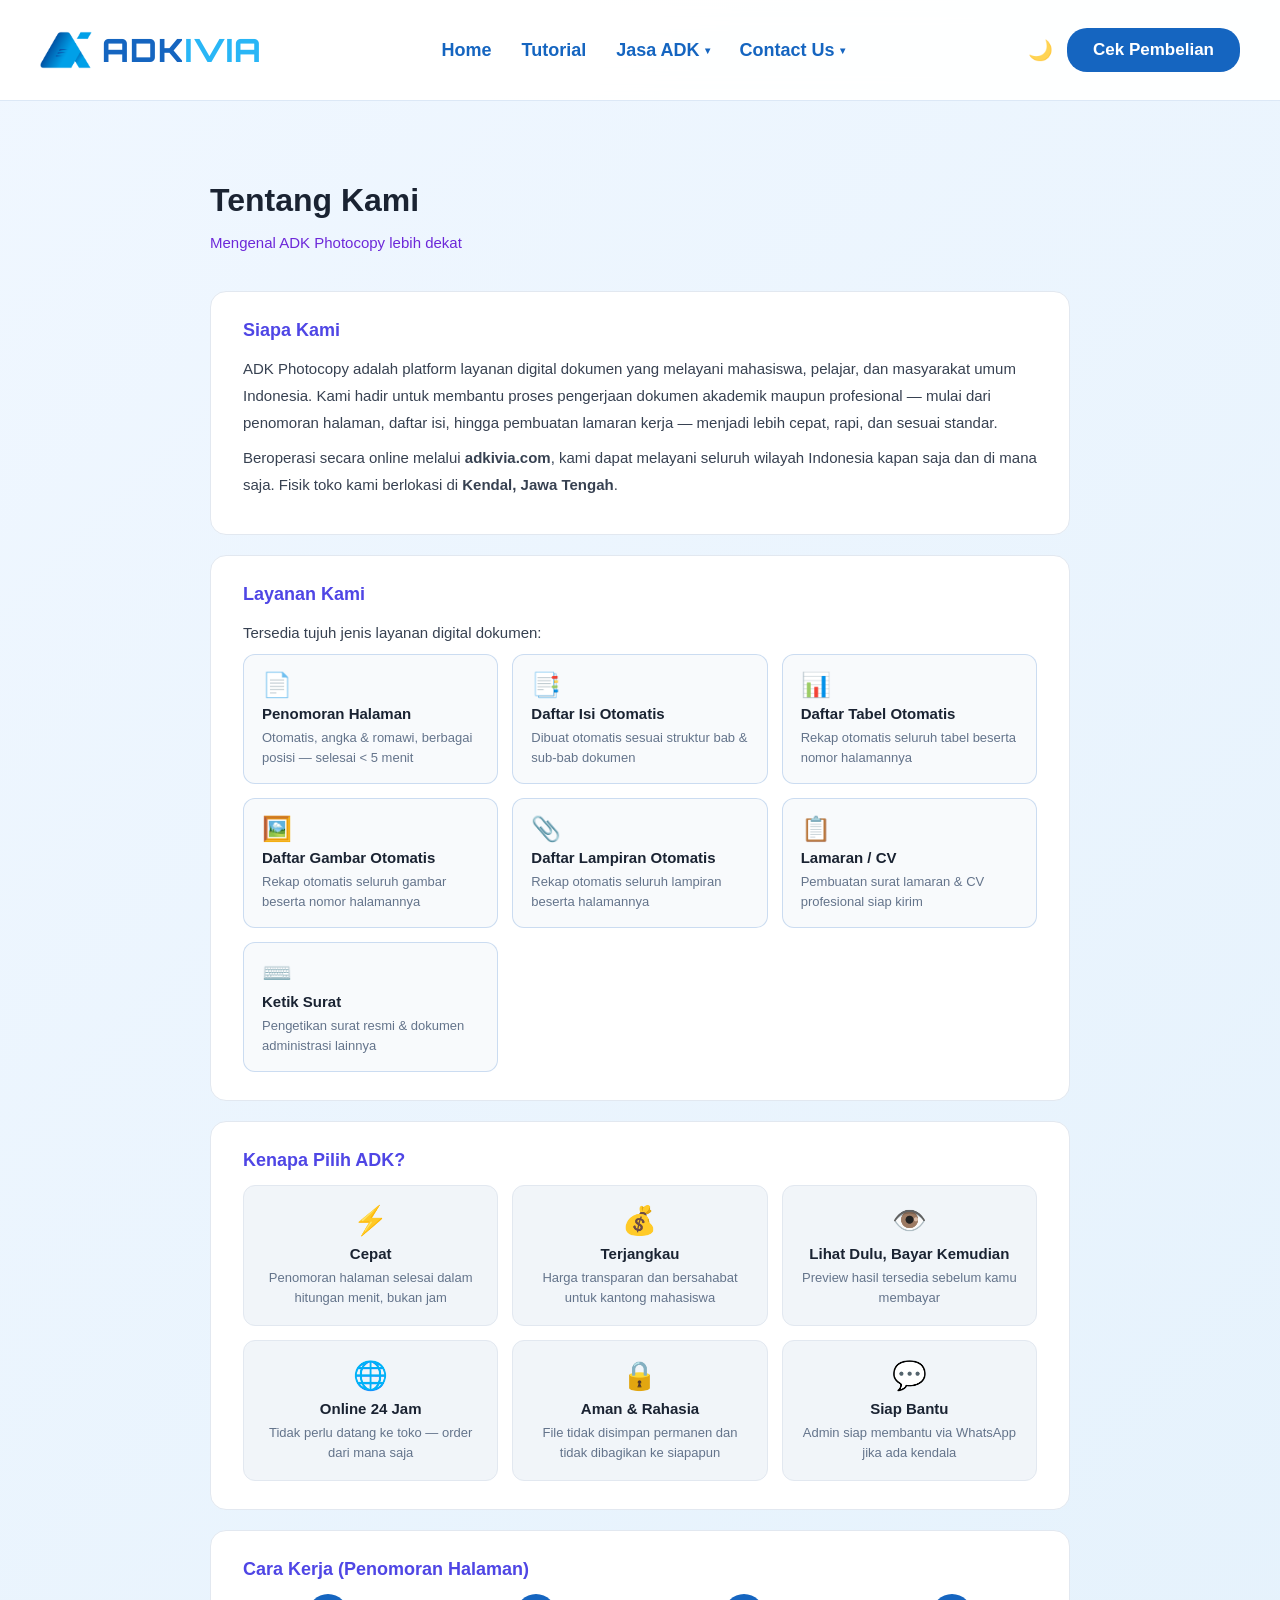
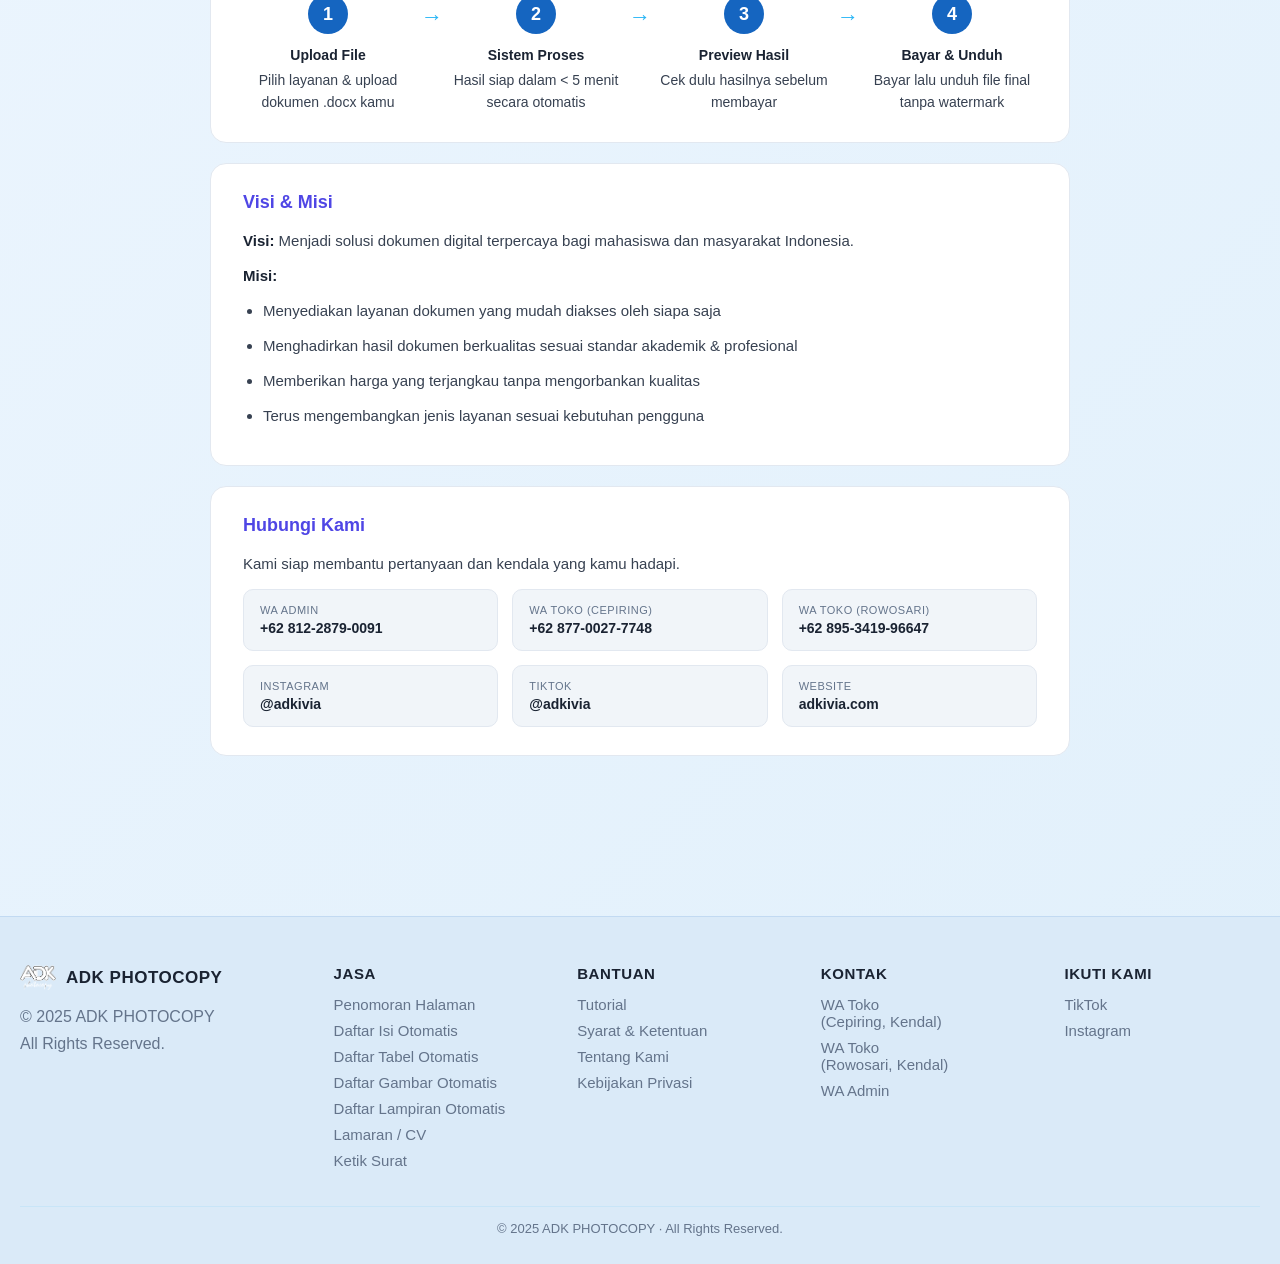
<file: tentang-kami.html>
﻿<!DOCTYPE html>
<html lang="id">
<head>
    <meta charset="UTF-8">
    <meta name="viewport" content="width=device-width, initial-scale=1.0">
    <title>Tentang Kami — ADK Photocopy</title>
    <link rel="canonical" href="https://adkivia.com/tentang-kami.html">
    <link rel="icon" type="image/png" href="favicon.png">
    <script>(function(){var t=localStorage.getItem('adkTheme')||'light';document.documentElement.setAttribute('data-theme',t);})();</script>
    <link rel="stylesheet" href="style.css?v=4">
    <style>
        .page-wrap { max-width: 860px; margin: 0 auto; padding: 60px 24px 80px; }
        .page-wrap h1 { font-size: 32px; font-weight: 800; color: white; margin-bottom: 8px; }
        .page-wrap .sub { color: #a78bfa; font-size: 15px; margin-bottom: 40px; }
        .section { background: rgba(255,255,255,0.04); border: 1px solid rgba(124,58,237,0.2); border-radius: 16px; padding: 28px 32px; margin-bottom: 20px; }
        .section h2 { font-size: 18px; font-weight: 700; color: #a78bfa; margin: 0 0 14px; }
        .section p, .section li { font-size: 15px; color: #d1d5db; line-height: 1.8; margin: 0 0 8px; }
        .section ul { padding-left: 20px; margin: 0; }

        /* Service grid */
        .service-grid { display: grid; grid-template-columns: repeat(auto-fill, minmax(220px, 1fr)); gap: 14px; margin-top: 4px; }
        .service-item { background: rgba(41,182,246,0.06); border: 1px solid rgba(41,182,246,0.18); border-radius: 12px; padding: 16px 18px; display: flex; flex-direction: column; gap: 6px; }
        .service-icon { font-size: 24px; }
        .service-name { font-size: 15px; font-weight: 700; color: #e2e8f0; }
        .service-desc { font-size: 13px; color: #94a3b8; line-height: 1.5; }

        /* Benefit grid */
        .benefit-grid { display: grid; grid-template-columns: repeat(auto-fill, minmax(220px, 1fr)); gap: 14px; margin-top: 4px; }
        .benefit-item { background: rgba(124,58,237,0.08); border: 1px solid rgba(124,58,237,0.2); border-radius: 12px; padding: 18px; text-align: center; }
        .benefit-icon { font-size: 28px; margin-bottom: 8px; }
        .benefit-title { font-size: 15px; font-weight: 700; color: white; margin-bottom: 6px; }
        .benefit-desc { font-size: 13px; color: #94a3b8; line-height: 1.5; }

        /* Step flow */
        .step-flow { display: flex; align-items: flex-start; gap: 8px; flex-wrap: wrap; margin-top: 8px; }
        .step-flow-item { flex: 1; min-width: 140px; display: flex; flex-direction: column; align-items: center; text-align: center; gap: 10px; }
        .step-flow-num { width: 40px; height: 40px; border-radius: 50%; background: #1565C0; color: white; font-size: 18px; font-weight: 800; display: flex; align-items: center; justify-content: center; flex-shrink: 0; }
        .step-flow-text { font-size: 14px; color: #d1d5db; line-height: 1.6; }
        .step-flow-text strong { color: white; display: block; margin-bottom: 2px; }
        .step-flow-arrow { font-size: 22px; color: #29B6F6; margin-top: 10px; flex-shrink: 0; }

        /* Contact grid */
        .contact-grid { display: grid; grid-template-columns: repeat(auto-fit, minmax(200px, 1fr)); gap: 14px; margin-top: 12px; }
        .contact-item { background: rgba(124,58,237,0.1); border: 1px solid rgba(124,58,237,0.25); border-radius: 10px; padding: 14px 16px; }
        .contact-item .label { font-size: 11px; color: #6b7280; text-transform: uppercase; letter-spacing: 0.5px; margin-bottom: 4px; }
        .contact-item .val { font-size: 14px; color: white; font-weight: 600; }

        /* Light mode */
        html[data-theme="light"] .page-wrap h1 { color: #1a2332; }
        html[data-theme="light"] .page-wrap .sub { color: #6d28d9; }
        html[data-theme="light"] .section { background: #ffffff; border-color: #e2e8f0; }
        html[data-theme="light"] .section h2 { color: #4f46e5; }
        html[data-theme="light"] .section p, html[data-theme="light"] .section li { color: #374151; }
        html[data-theme="light"] .service-item { background: #f8fafc; border-color: rgba(21,101,192,0.2); }
        html[data-theme="light"] .service-name { color: #1a2332; }
        html[data-theme="light"] .service-desc { color: #64748b; }
        html[data-theme="light"] .benefit-item { background: #f1f5f9; border-color: #e2e8f0; }
        html[data-theme="light"] .benefit-title { color: #1a2332; }
        html[data-theme="light"] .benefit-desc { color: #64748b; }
        html[data-theme="light"] .step-flow-text { color: #374151; }
        html[data-theme="light"] .step-flow-text strong { color: #1a2332; }
        html[data-theme="light"] .contact-item { background: #f1f5f9; border-color: #e2e8f0; }
        html[data-theme="light"] .contact-item .val { color: #1a2332; }
        html[data-theme="light"] .contact-item .label { color: #64748b; }
        html[data-theme="light"] strong[style*="color:white"] { color: #1a2332 !important; }
    </style>
</head>
<body>
    <div class="navbar">
        <a href="index.html" class="logo">
            <img src="Favicon Adkivia.png" alt="ADK Logo" style="width:52px;height:52px;object-fit:contain;flex-shrink:0;">
            <span><span style="color:#1565C0">ADK</span><span style="color:#29B6F6">IVIA</span></span>
        </a>
        <div class="menu">
            <a href="index.html">Home</a>
            <a href="tutorial.html">Tutorial</a>
            <div class="dropdown">
                <a href="#" class="dropdown-toggle">Jasa ADK <span class="dropdown-arrow">▾</span></a>
                <div class="dropdown-menu">
                    <a href="jasa.html" data-sid="penomoran"><div class="dropdown-item-icon">📄</div><div class="dropdown-item-title">Penomoran Halaman</div></a>
                    <a href="daftar-isi.html" data-sid="daftar_isi"><div class="dropdown-item-icon" style="background:rgba(139,92,246,0.15);">📑</div><div class="dropdown-item-title">Daftar Isi Otomatis</div></a>
                    <a href="index.html" data-sid="daftar_tabel"><div class="dropdown-item-icon" style="background:rgba(139,92,246,0.15);">📊</div><div class="dropdown-item-title">Daftar Tabel Otomatis</div></a>
                    <a href="index.html" data-sid="daftar_gambar"><div class="dropdown-item-icon" style="background:rgba(139,92,246,0.15);">🖼️</div><div class="dropdown-item-title">Daftar Gambar Otomatis</div></a>
                    <a href="index.html" data-sid="daftar_lampiran"><div class="dropdown-item-icon" style="background:rgba(139,92,246,0.15);">📎</div><div class="dropdown-item-title">Daftar Lampiran Otomatis</div></a>
                    <a href="index.html" data-sid="lamaran_cv"><div class="dropdown-item-icon" style="background:rgba(96,165,250,0.15);">📋</div><div class="dropdown-item-title">Lamaran / CV</div></a>
                    <a href="index.html" data-sid="ketik_surat"><div class="dropdown-item-icon" style="background:rgba(139,92,246,0.15);">⌨️</div><div class="dropdown-item-title">Ketik Surat</div></a>
                </div>
            </div>
            <div class="dropdown">
                <a href="#" class="dropdown-toggle">Contact Us <span class="dropdown-arrow">▾</span></a>
                <div class="dropdown-menu">
                    <div class="dropdown-group-label">Hubungi Kami</div>
                    <a href="https://wa.me/6281228790091" target="_blank" rel="noopener"><div class="dropdown-item-icon" style="background:rgba(37,211,102,0.15);">💬</div><div class="dropdown-item-title">WA Admin</div></a>
                    <a href="https://wa.me/6287700277748" target="_blank" rel="noopener"><div class="dropdown-item-icon" style="background:rgba(37,211,102,0.15);">🏪</div><div class="dropdown-item-title">WA Toko (Cepiring)</div></a>
                    <a href="https://wa.me/62895341996647" target="_blank" rel="noopener"><div class="dropdown-item-icon" style="background:rgba(37,211,102,0.15);">🏪</div><div class="dropdown-item-title">WA Toko (Rowosari)</div></a>
                    <div class="dropdown-divider"></div>
                    <div class="dropdown-group-label">Sosial Media</div>
                    <a href="https://www.instagram.com/adkivia" target="_blank" rel="noopener"><div class="dropdown-item-icon" style="background:rgba(225,48,108,0.15);">📸</div><div class="dropdown-item-title">Instagram</div></a>
                    <a href="https://www.tiktok.com/@adkivia" target="_blank" rel="noopener"><div class="dropdown-item-icon" style="background:rgba(0,0,0,0.12);">🎵</div><div class="dropdown-item-title">TikTok</div></a>
                </div>
            </div>
        </div>
        <div class="nav-right">
            <button class="theme-toggle" onclick="toggleTheme()" title="Mode Siang">☀️</button>
            <a href="cek_pembelian.php" class="btn-nav">Cek Pembelian</a>
        </div>
        <div class="mobile-jasa-drop" id="jasaDrop">
            <button class="mobile-jasa-link" onclick="toggleJasaDrop()">Contact <span class="mobile-jasa-arrow">▾</span></button>
            <div class="mobile-jasa-menu">
                <div class="dropdown-group-label">Hubungi Kami</div>
                <a href="https://wa.me/6281228790091" target="_blank" rel="noopener">💬 WA Admin</a>
                <a href="https://wa.me/6287700277748" target="_blank" rel="noopener">🏪 WA Toko (Cepiring)</a>
                <a href="https://wa.me/62895341996647" target="_blank" rel="noopener">🏪 WA Toko (Rowosari)</a>
                <div class="dropdown-divider"></div>
                <div class="dropdown-group-label">Sosial Media</div>
                <a href="https://www.instagram.com/adkivia" target="_blank" rel="noopener">📸 Instagram</a>
                <a href="https://www.tiktok.com/@adkivia" target="_blank" rel="noopener">🎵 TikTok</a>
            </div>
        </div>
        <button class="theme-toggle theme-toggle-mob" onclick="toggleTheme()" title="Mode Siang">☀️</button>
        <button class="hamburger" onclick="openMobileMenu()"><span></span><span></span><span></span></button>
    </div>

    <div class="mobile-nav" id="mobileNav">
        <div class="mobile-nav-header">
            <a href="index.html" class="logo">
                <img src="Favicon Adkivia.png" alt="ADK Logo" style="width:52px;height:52px;object-fit:contain;flex-shrink:0;">
                <span><span style="color:#1565C0">ADK</span><span style="color:#29B6F6">IVIA</span></span>
            </a>
            <div style="display:flex;align-items:center;gap:8px;">
                <button class="theme-toggle" onclick="toggleTheme()" title="Mode Siang">☀️</button>
                <button class="mobile-nav-close" onclick="closeMobileMenu()">✕</button>
            </div>
        </div>
        <div class="mobile-nav-links">
            <a href="index.html">Home</a>
            <a href="tutorial.html">Tutorial</a>
            <a href="jasa.html">Jasa ADK</a>
            <div class="mobile-nav-section-title">Contact Us</div>
            <a href="https://wa.me/6281228790091" target="_blank" rel="noopener" class="mobile-nav-contact">💬 WA Admin</a>
            <a href="https://wa.me/6287700277748" target="_blank" rel="noopener" class="mobile-nav-contact">🏪 WA Toko (Cepiring)</a>
            <a href="https://wa.me/62895341996647" target="_blank" rel="noopener" class="mobile-nav-contact">🏪 WA Toko (Rowosari)</a>
            <a href="https://www.instagram.com/adkivia" target="_blank" rel="noopener" class="mobile-nav-contact">📸 Instagram</a>
            <a href="https://www.tiktok.com/@adkivia" target="_blank" rel="noopener" class="mobile-nav-contact">🎵 TikTok</a>
        </div>
        <div class="mobile-nav-footer">
            <a href="cek_pembelian.php" class="btn-nav">Cek Pembelian</a>
        </div>
    </div>
    <script>
        function openMobileMenu()  { document.getElementById('mobileNav').classList.add('open'); document.body.style.overflow='hidden'; }
        function closeMobileMenu() { document.getElementById('mobileNav').classList.remove('open'); document.body.style.overflow=''; }
        function toggleJasaDrop()  { document.getElementById('jasaDrop').classList.toggle('open'); }
        document.addEventListener('click', function(e) { var d = document.getElementById('jasaDrop'); if (d && !d.contains(e.target)) d.classList.remove('open'); });
    </script>

    <div class="page-wrap">
        <h1>Tentang Kami</h1>
        <p class="sub">Mengenal ADK Photocopy lebih dekat</p>

        <div class="section">
            <h2>Siapa Kami</h2>
            <p>ADK Photocopy adalah platform layanan digital dokumen yang melayani mahasiswa, pelajar, dan masyarakat umum Indonesia. Kami hadir untuk membantu proses pengerjaan dokumen akademik maupun profesional — mulai dari penomoran halaman, daftar isi, hingga pembuatan lamaran kerja — menjadi lebih cepat, rapi, dan sesuai standar.</p>
            <p>Beroperasi secara online melalui <strong>adkivia.com</strong>, kami dapat melayani seluruh wilayah Indonesia kapan saja dan di mana saja. Fisik toko kami berlokasi di <strong>Kendal, Jawa Tengah</strong>.</p>
        </div>

        <div class="section">
            <h2>Layanan Kami</h2>
            <p>Tersedia tujuh jenis layanan digital dokumen:</p>
            <div class="service-grid">
                <div class="service-item"><div class="service-icon">📄</div><div class="service-name">Penomoran Halaman</div><div class="service-desc">Otomatis, angka &amp; romawi, berbagai posisi — selesai &lt; 5 menit</div></div>
                <div class="service-item"><div class="service-icon">📑</div><div class="service-name">Daftar Isi Otomatis</div><div class="service-desc">Dibuat otomatis sesuai struktur bab &amp; sub-bab dokumen</div></div>
                <div class="service-item"><div class="service-icon">📊</div><div class="service-name">Daftar Tabel Otomatis</div><div class="service-desc">Rekap otomatis seluruh tabel beserta nomor halamannya</div></div>
                <div class="service-item"><div class="service-icon">🖼️</div><div class="service-name">Daftar Gambar Otomatis</div><div class="service-desc">Rekap otomatis seluruh gambar beserta nomor halamannya</div></div>
                <div class="service-item"><div class="service-icon">📎</div><div class="service-name">Daftar Lampiran Otomatis</div><div class="service-desc">Rekap otomatis seluruh lampiran beserta halamannya</div></div>
                <div class="service-item"><div class="service-icon">📋</div><div class="service-name">Lamaran / CV</div><div class="service-desc">Pembuatan surat lamaran &amp; CV profesional siap kirim</div></div>
                <div class="service-item"><div class="service-icon">⌨️</div><div class="service-name">Ketik Surat</div><div class="service-desc">Pengetikan surat resmi &amp; dokumen administrasi lainnya</div></div>
            </div>
        </div>

        <div class="section">
            <h2>Kenapa Pilih ADK?</h2>
            <div class="benefit-grid">
                <div class="benefit-item"><div class="benefit-icon">⚡</div><div class="benefit-title">Cepat</div><div class="benefit-desc">Penomoran halaman selesai dalam hitungan menit, bukan jam</div></div>
                <div class="benefit-item"><div class="benefit-icon">💰</div><div class="benefit-title">Terjangkau</div><div class="benefit-desc">Harga transparan dan bersahabat untuk kantong mahasiswa</div></div>
                <div class="benefit-item"><div class="benefit-icon">👁️</div><div class="benefit-title">Lihat Dulu, Bayar Kemudian</div><div class="benefit-desc">Preview hasil tersedia sebelum kamu membayar</div></div>
                <div class="benefit-item"><div class="benefit-icon">🌐</div><div class="benefit-title">Online 24 Jam</div><div class="benefit-desc">Tidak perlu datang ke toko — order dari mana saja</div></div>
                <div class="benefit-item"><div class="benefit-icon">🔒</div><div class="benefit-title">Aman &amp; Rahasia</div><div class="benefit-desc">File tidak disimpan permanen dan tidak dibagikan ke siapapun</div></div>
                <div class="benefit-item"><div class="benefit-icon">💬</div><div class="benefit-title">Siap Bantu</div><div class="benefit-desc">Admin siap membantu via WhatsApp jika ada kendala</div></div>
            </div>
        </div>

        <div class="section">
            <h2>Cara Kerja (Penomoran Halaman)</h2>
            <div class="step-flow">
                <div class="step-flow-item"><div class="step-flow-num">1</div><div class="step-flow-text"><strong>Upload File</strong>Pilih layanan &amp; upload dokumen .docx kamu</div></div>
                <div class="step-flow-arrow">→</div>
                <div class="step-flow-item"><div class="step-flow-num">2</div><div class="step-flow-text"><strong>Sistem Proses</strong>Hasil siap dalam &lt; 5 menit secara otomatis</div></div>
                <div class="step-flow-arrow">→</div>
                <div class="step-flow-item"><div class="step-flow-num">3</div><div class="step-flow-text"><strong>Preview Hasil</strong>Cek dulu hasilnya sebelum membayar</div></div>
                <div class="step-flow-arrow">→</div>
                <div class="step-flow-item"><div class="step-flow-num">4</div><div class="step-flow-text"><strong>Bayar &amp; Unduh</strong>Bayar lalu unduh file final tanpa watermark</div></div>
            </div>
        </div>

        <div class="section">
            <h2>Visi &amp; Misi</h2>
            <p><strong style="color:white">Visi:</strong> Menjadi solusi dokumen digital terpercaya bagi mahasiswa dan masyarakat Indonesia.</p>
            <p><strong style="color:white">Misi:</strong></p>
            <ul>
                <li>Menyediakan layanan dokumen yang mudah diakses oleh siapa saja</li>
                <li>Menghadirkan hasil dokumen berkualitas sesuai standar akademik &amp; profesional</li>
                <li>Memberikan harga yang terjangkau tanpa mengorbankan kualitas</li>
                <li>Terus mengembangkan jenis layanan sesuai kebutuhan pengguna</li>
            </ul>
        </div>

        <div class="section">
            <h2>Hubungi Kami</h2>
            <p>Kami siap membantu pertanyaan dan kendala yang kamu hadapi.</p>
            <div class="contact-grid">
                <div class="contact-item"><div class="label">WA Admin</div><div class="val">+62 812-2879-0091</div></div>
                <div class="contact-item"><div class="label">WA Toko (Cepiring)</div><div class="val">+62 877-0027-7748</div></div>
                <div class="contact-item"><div class="label">WA Toko (Rowosari)</div><div class="val">+62 895-3419-96647</div></div>
                <div class="contact-item"><div class="label">Instagram</div><div class="val">@adkivia</div></div>
                <div class="contact-item"><div class="label">TikTok</div><div class="val">@adkivia</div></div>
                <div class="contact-item"><div class="label">Website</div><div class="val">adkivia.com</div></div>
            </div>
        </div>
    </div>
    <footer class="site-footer">
        <div class="footer-inner">
            <div class="footer-brand">
                <div class="footer-logo-wrap">
                    <img src="LOGO ADK.png" alt="ADK Logo" style="width:36px;height:26px;object-fit:contain;flex-shrink:0;">
                    <span>ADK PHOTOCOPY</span>
                </div>
                <p>© 2025 ADK PHOTOCOPY<br>All Rights Reserved.</p>
            </div>
            <div class="footer-col">
                <h4>Jasa</h4>
                <a href="jasa.html">Penomoran Halaman</a>
                <a href="daftar-isi.html">Daftar Isi Otomatis</a>
                <a href="index.html">Daftar Tabel Otomatis</a>
                <a href="index.html">Daftar Gambar Otomatis</a>
                <a href="index.html">Daftar Lampiran Otomatis</a>
                <a href="index.html">Lamaran / CV</a>
                <a href="index.html">Ketik Surat</a>
            </div>
            <div class="footer-col">
                <h4>Bantuan</h4>
                <a href="tutorial.html">Tutorial</a>
                <a href="sk.html">Syarat &amp; Ketentuan</a>
                <a href="tentang-kami.html">Tentang Kami</a>
                <a href="kebijakan-privasi.html">Kebijakan Privasi</a>
            </div>
            <div class="footer-col">
                <h4>Kontak</h4>
                <a href="https://wa.me/6287700277748" target="_blank" rel="noopener">WA Toko<br>(Cepiring, Kendal)</a>
                <a href="https://wa.me/62895341996647" target="_blank" rel="noopener">WA Toko<br>(Rowosari, Kendal)</a>
                <a href="https://wa.me/6281228790091" target="_blank" rel="noopener">WA Admin</a>
            </div>
            <div class="footer-col">
                <h4>Ikuti Kami</h4>
                <a href="https://www.tiktok.com/@adkivia" target="_blank" rel="noopener">TikTok</a>
                <a href="https://www.instagram.com/adkivia" target="_blank" rel="noopener">Instagram</a>
            </div>
        </div>
        <hr class="footer-divider">
        <p class="footer-bottom">© 2025 ADK PHOTOCOPY · All Rights Reserved.</p>
    </footer>
    <script>
        fetch('api/maintenance_status.php?_=' + Date.now(), { cache: 'no-store' })
            .then(function(r){ return r.json(); })
            .then(function(d){
                var s = d.services || {};
                document.querySelectorAll('.dropdown-menu a[data-sid]').forEach(function(el) {
                    var sid = el.getAttribute('data-sid');
                    if (s[sid] === true) {
                        el.removeAttribute('href');
                        el.style.pointerEvents = 'none';
                        el.style.cursor = 'default';
                        var iconEl = el.querySelector('.dropdown-item-icon');
                        if (iconEl) iconEl.insertAdjacentHTML('beforeend', '<span class="dropdown-maint-badge">!</span>');
                    }
                });
            })
            .catch(function(){});
    </script>
    <script src="nocopy.js"></script>
    <script src="theme.js?v=1"></script>
</body>
</html>
</file>
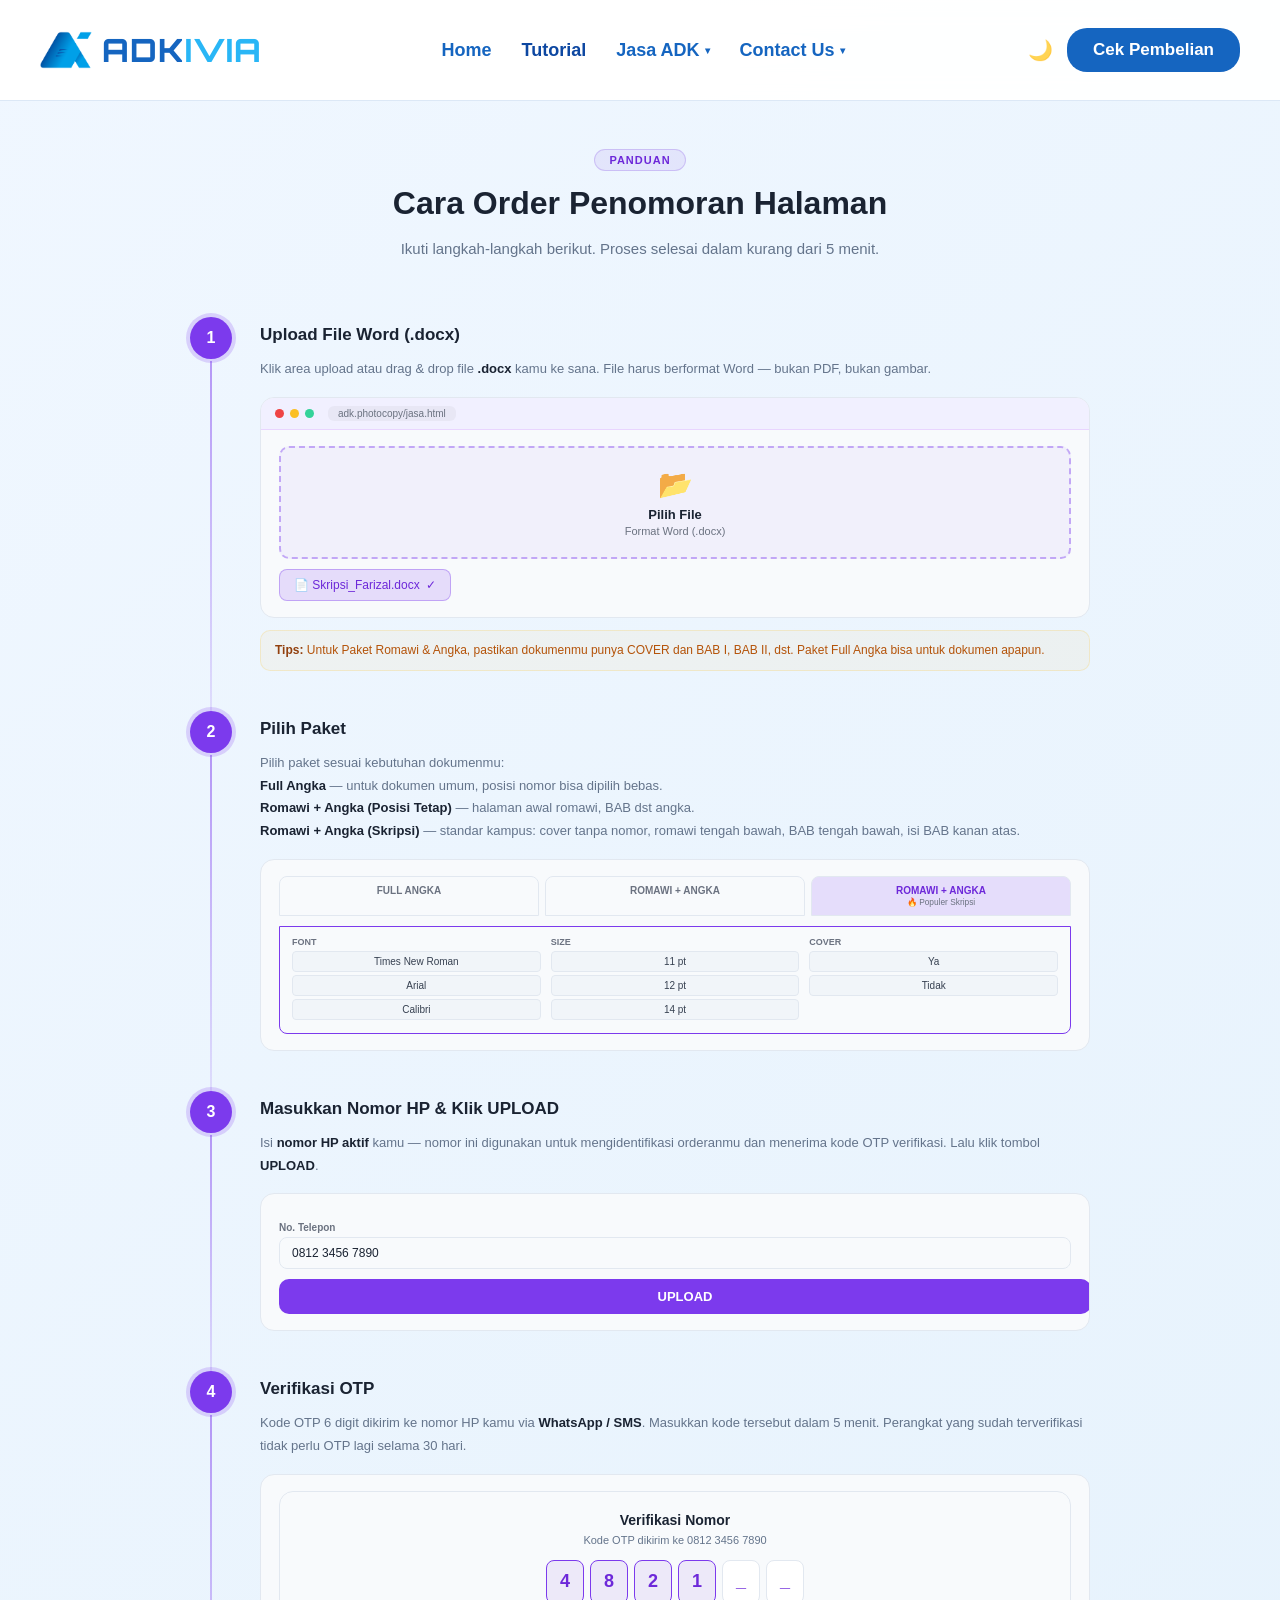
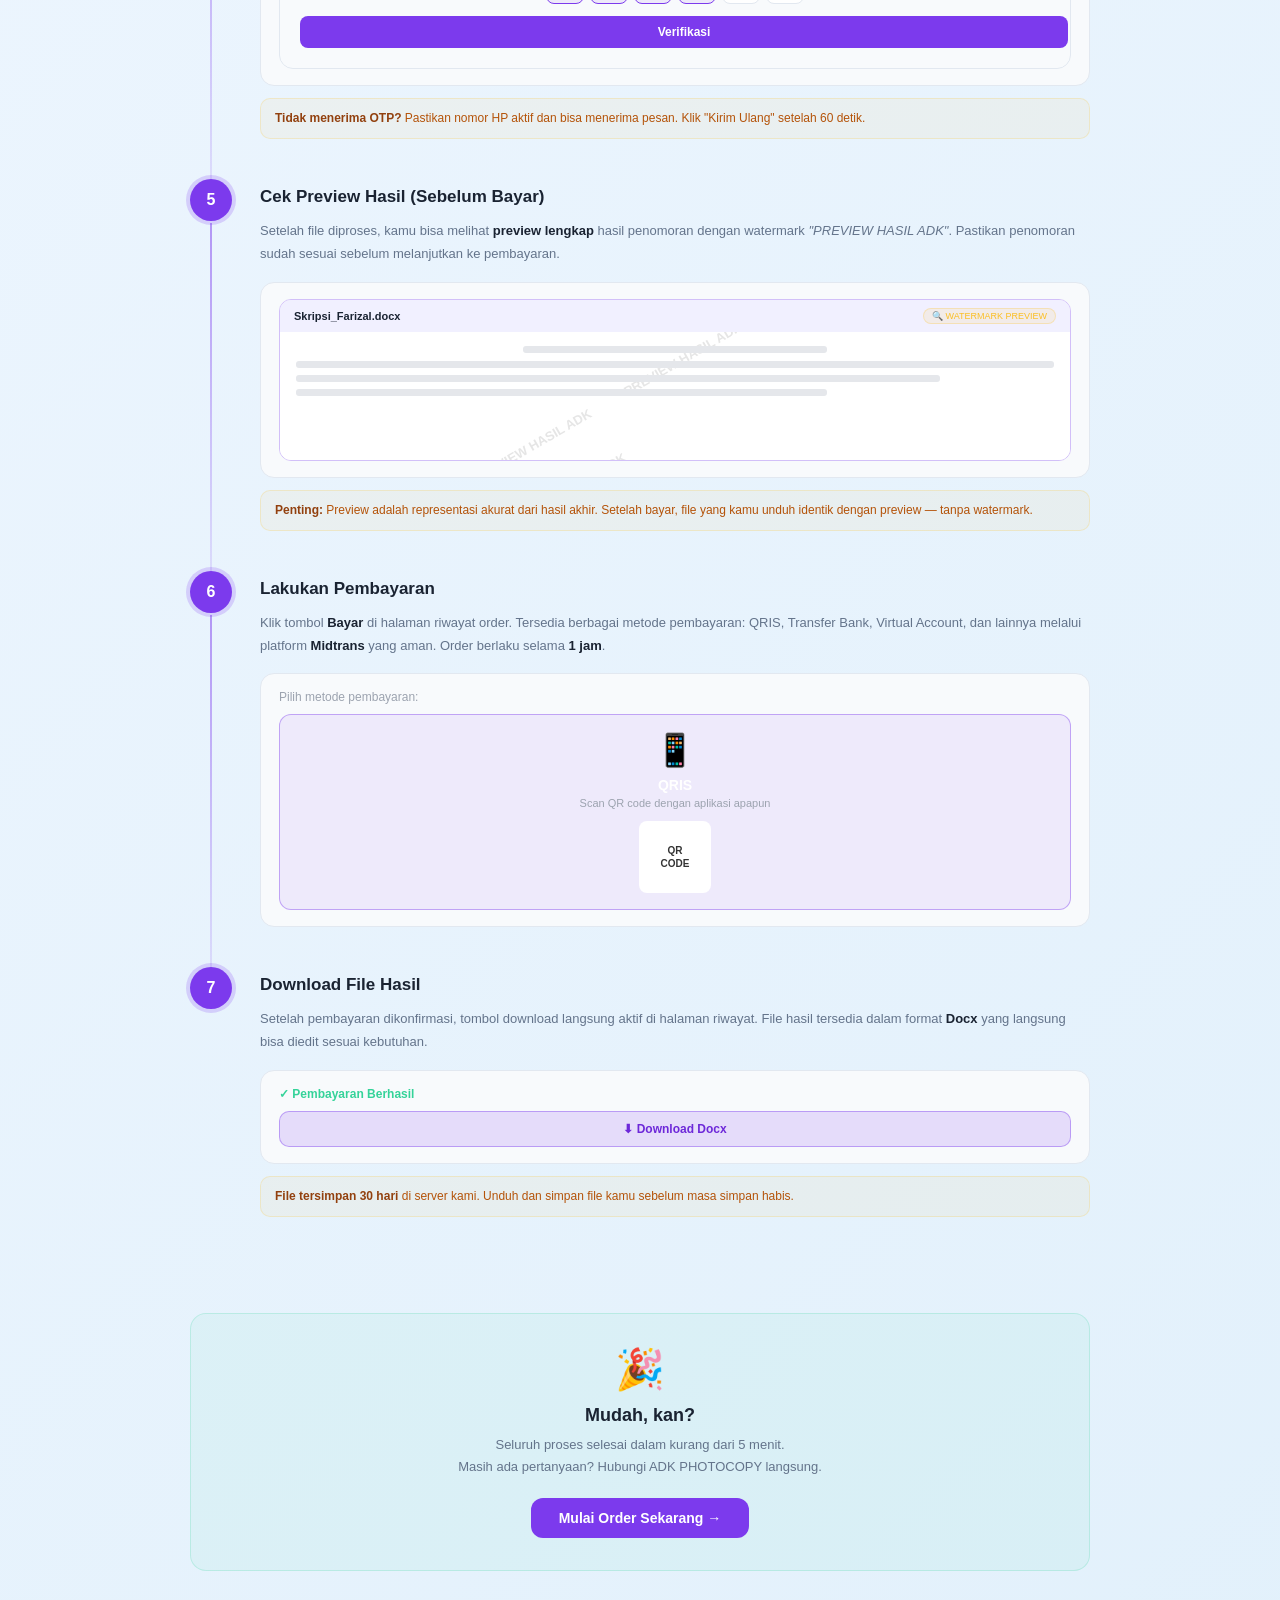
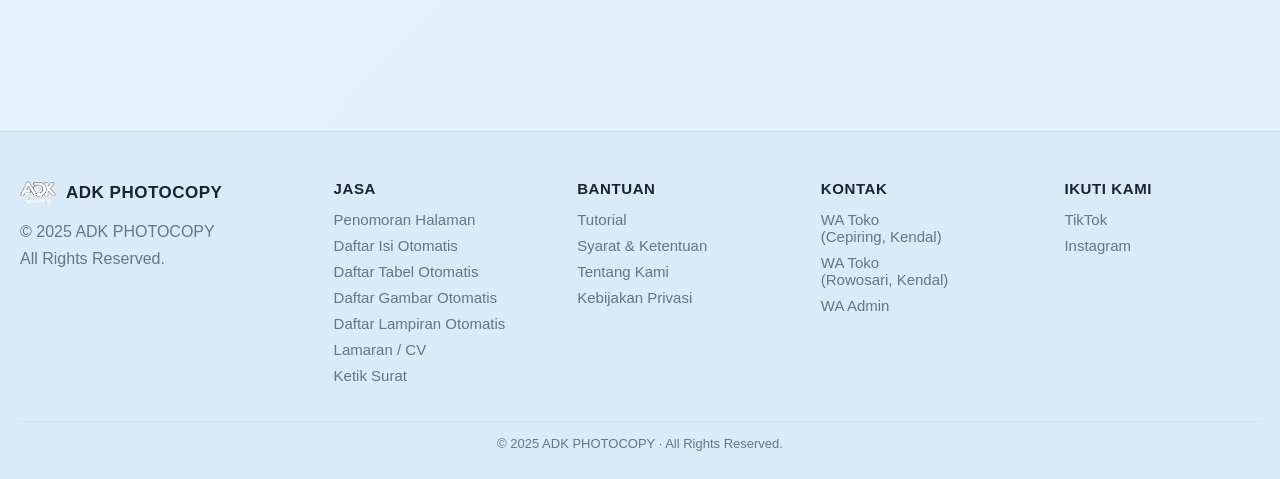
<file: tutorial.html>
﻿<!DOCTYPE html>
<html lang="id">
<head>
    <meta charset="UTF-8">
    <meta name="viewport" content="width=device-width, initial-scale=1.0">
    <title>Tutorial Order – ADK PHOTOCOPY</title>
    <meta name="description" content="Panduan cara order penomoran halaman di ADK Photocopy. Mudah, cepat, dan selesai dalam 5 menit. Lihat tutorial lengkapnya di sini.">
    <meta name="robots" content="index, follow">
    <link rel="canonical" href="https://adkivia.com/tutorial.html">
    <meta property="og:type" content="website">
    <meta property="og:url" content="https://adkivia.com/tutorial.html">
    <meta property="og:title" content="Tutorial Order – ADK PHOTOCOPY">
    <meta property="og:description" content="Panduan cara order penomoran halaman di ADK Photocopy. Mudah, cepat, dan selesai dalam 5 menit.">
    <meta property="og:image" content="https://adkivia.com/favicon.png">
    <link rel="icon" type="image/png" href="favicon.png">
    <script>(function(){var t=localStorage.getItem('adkTheme')||'light';document.documentElement.setAttribute('data-theme',t);})();</script>
    <link rel="stylesheet" href="style.css?v=4">
    <style>
        .tut-wrap {
            max-width: 900px;
            margin: 0 auto;
            padding: 48px 24px 100px;
        }

        /* HEADER */
        .tut-header {
            text-align: center;
            margin-bottom: 56px;
        }

        .tut-badge {
            display: inline-block;
            font-size: 11px;
            font-weight: 700;
            color: #a78bfa;
            background: rgba(124,58,237,0.12);
            border: 1px solid rgba(124,58,237,0.3);
            border-radius: 20px;
            padding: 4px 14px;
            letter-spacing: 1px;
            text-transform: uppercase;
            margin-bottom: 14px;
        }

        .tut-title {
            font-size: 32px;
            font-weight: 800;
            color: white;
            margin: 0 0 12px;
        }

        .tut-sub {
            font-size: 15px;
            color: #9ca3af;
            line-height: 1.6;
        }

        /* STEP */
        .step-list {
            display: flex;
            flex-direction: column;
            gap: 0;
        }

        .step-item {
            display: flex;
            gap: 28px;
            position: relative;
        }

        /* Garis vertikal penghubung */
        .step-item:not(:last-child) .step-left::after {
            content: '';
            position: absolute;
            left: 20px;
            top: 44px;
            bottom: -28px;
            width: 2px;
            background: linear-gradient(to bottom, rgba(124,58,237,0.5), rgba(124,58,237,0.1));
        }

        .step-left {
            position: relative;
            flex-shrink: 0;
            display: flex;
            flex-direction: column;
            align-items: center;
        }

        .step-num {
            width: 42px;
            height: 42px;
            border-radius: 50%;
            background: #7c3aed;
            color: white;
            font-size: 16px;
            font-weight: 800;
            display: flex;
            align-items: center;
            justify-content: center;
            flex-shrink: 0;
            box-shadow: 0 0 0 4px rgba(124,58,237,0.2);
            z-index: 1;
        }

        .step-right {
            flex: 1;
            padding-bottom: 40px;
        }

        .step-title {
            font-size: 17px;
            font-weight: 800;
            color: white;
            margin: 8px 0 6px;
        }

        .step-desc {
            font-size: 13px;
            color: #9ca3af;
            line-height: 1.75;
            margin-bottom: 16px;
        }

        .step-desc strong { color: #e2e8f0; }

        /* VISUAL CARD tiap step */
        .step-visual {
            background: rgba(255,255,255,0.03);
            border: 1px solid rgba(124,58,237,0.22);
            border-radius: 14px;
            overflow: hidden;
        }

        /* BAR TIRUAN BROWSER */
        .vis-topbar {
            background: rgba(124,58,237,0.12);
            border-bottom: 1px solid rgba(124,58,237,0.18);
            padding: 8px 14px;
            display: flex;
            align-items: center;
            gap: 6px;
        }

        .vis-dot {
            width: 9px; height: 9px;
            border-radius: 50%;
        }
        .vis-dot.r { background: #ef4444; }
        .vis-dot.y { background: #fbbf24; }
        .vis-dot.g { background: #34d399; }

        .vis-url {
            margin-left: 8px;
            font-size: 10px;
            color: #6b7280;
            background: rgba(255,255,255,0.05);
            border-radius: 6px;
            padding: 2px 10px;
        }

        .vis-body { padding: 16px 18px; }

        /* UPLOAD mockup */
        .vis-upload-area {
            border: 2px dashed rgba(124,58,237,0.4);
            border-radius: 10px;
            padding: 20px;
            text-align: center;
            background: rgba(124,58,237,0.05);
        }

        .vis-upload-icon { font-size: 28px; margin-bottom: 6px; }
        .vis-upload-label { font-size: 13px; font-weight: 700; color: #e2e8f0; margin-bottom: 3px; }
        .vis-upload-sub { font-size: 11px; color: #6b7280; }

        /* FILE CHIP */
        .vis-file-chip {
            display: inline-flex;
            align-items: center;
            gap: 8px;
            background: rgba(124,58,237,0.15);
            border: 1px solid rgba(124,58,237,0.35);
            border-radius: 8px;
            padding: 8px 14px;
            font-size: 12px;
            color: #a78bfa;
            margin-top: 10px;
        }

        /* PAKET TABS mockup */
        .vis-tabs {
            display: flex;
            gap: 6px;
            margin-bottom: 10px;
        }

        .vis-tab {
            flex: 1;
            border: 1.5px solid rgba(255,255,255,0.08);
            border-radius: 8px 8px 0 0;
            padding: 8px 6px;
            text-align: center;
            font-size: 10px;
            color: #6b7280;
            font-weight: 700;
        }

        .vis-tab.active {
            border-color: #7c3aed;
            background: rgba(124,58,237,0.15);
            color: #a78bfa;
        }

        .vis-panel {
            border: 1.5px solid #7c3aed;
            border-radius: 0 0 8px 8px;
            padding: 10px 12px;
            display: flex;
            gap: 10px;
        }

        .vis-opt-col { flex: 1; }

        .vis-opt-label {
            font-size: 9px;
            color: #6b7280;
            font-weight: 700;
            text-transform: uppercase;
            margin-bottom: 4px;
        }

        .vis-opt-btn {
            display: block;
            font-size: 10px;
            color: #9ca3af;
            background: rgba(255,255,255,0.05);
            border: 1px solid rgba(255,255,255,0.08);
            border-radius: 4px;
            padding: 4px 6px;
            margin-bottom: 3px;
            text-align: center;
        }

        .vis-opt-btn.sel {
            background: #7c3aed;
            color: white;
            border-color: #7c3aed;
        }

        /* PHONE INPUT */
        .vis-phone-wrap { margin-top: 12px; }
        .vis-phone-label { font-size: 10px; color: #6b7280; font-weight: 700; margin-bottom: 4px; }
        .vis-phone-input {
            width: 100%;
            padding: 8px 12px;
            border: 1.5px solid rgba(255,255,255,0.1);
            border-radius: 8px;
            background: rgba(255,255,255,0.05);
            color: #e2e8f0;
            font-size: 12px;
            box-sizing: border-box;
        }

        /* BUTTON UPLOAD */
        .vis-btn-upload {
            display: block;
            width: 100%;
            margin-top: 10px;
            padding: 10px;
            background: #7c3aed;
            color: white;
            border-radius: 10px;
            font-size: 13px;
            font-weight: 700;
            text-align: center;
            display: flex;
            align-items: center;
            justify-content: center;
            gap: 8px;
        }

        .vis-spinner {
            width: 14px; height: 14px;
            border: 2px solid rgba(255,255,255,0.3);
            border-top-color: white;
            border-radius: 50%;
            animation: spin 0.7s linear infinite;
            flex-shrink: 0;
        }
        @keyframes spin { to { transform: rotate(360deg); } }

        /* OTP MODAL */
        .vis-otp-box {
            background: #12102a;
            border: 1px solid rgba(124,58,237,0.4);
            border-radius: 14px;
            padding: 20px;
            text-align: center;
        }

        .vis-otp-title { font-size: 14px; font-weight: 700; color: white; margin-bottom: 6px; }
        .vis-otp-sub { font-size: 11px; color: #9ca3af; margin-bottom: 14px; }

        .vis-otp-inputs {
            display: flex;
            gap: 6px;
            justify-content: center;
            margin-bottom: 12px;
        }

        .vis-otp-digit {
            width: 36px; height: 42px;
            border: 1.5px solid rgba(124,58,237,0.4);
            border-radius: 8px;
            background: rgba(255,255,255,0.05);
            display: flex;
            align-items: center;
            justify-content: center;
            font-size: 18px;
            font-weight: 700;
            color: #a78bfa;
        }

        .vis-otp-digit.filled { border-color: #7c3aed; background: rgba(124,58,237,0.12); }

        .vis-otp-btn {
            display: block;
            width: 100%;
            padding: 9px;
            background: #7c3aed;
            color: white;
            border-radius: 8px;
            font-size: 12px;
            font-weight: 700;
            text-align: center;
        }

        /* PREVIEW MODAL */
        .vis-preview-box {
            border: 1px solid rgba(124,58,237,0.3);
            border-radius: 12px;
            overflow: hidden;
        }

        .vis-preview-header {
            background: rgba(124,58,237,0.12);
            padding: 8px 14px;
            display: flex;
            align-items: center;
            justify-content: space-between;
        }

        .vis-preview-title { font-size: 11px; color: white; font-weight: 700; }
        .vis-wm-tag {
            font-size: 9px;
            color: #fbbf24;
            background: rgba(251,191,36,0.1);
            border: 1px solid rgba(251,191,36,0.25);
            border-radius: 10px;
            padding: 2px 8px;
        }

        .vis-preview-doc {
            background: white;
            padding: 14px 16px;
            position: relative;
        }

        .vis-wm-overlay {
            position: absolute;
            inset: 0;
            display: flex;
            flex-direction: column;
            justify-content: space-around;
            overflow: hidden;
        }

        .vis-wm-row {
            display: flex;
            gap: 40px;
            transform: rotate(-30deg) translateX(-10px);
            white-space: nowrap;
            opacity: 0.12;
        }

        .vis-wm-text {
            font-size: 13px;
            font-weight: 700;
            color: #333;
        }

        .vis-doc-lines { position: relative; z-index: 1; }
        .vis-doc-line {
            height: 7px;
            background: #e5e7eb;
            border-radius: 3px;
            margin-bottom: 7px;
        }

        /* PAYMENT */
        .vis-pay-methods {
            display: grid;
            grid-template-columns: 1fr 1fr 1fr;
            gap: 8px;
            margin-top: 10px;
        }

        .vis-pay-item {
            border: 1px solid rgba(255,255,255,0.1);
            border-radius: 8px;
            padding: 10px 8px;
            text-align: center;
            font-size: 10px;
            color: #9ca3af;
            font-weight: 600;
        }

        .vis-pay-item.highlight {
            border-color: rgba(124,58,237,0.4);
            background: rgba(124,58,237,0.1);
            color: #a78bfa;
        }

        .vis-pay-icon { font-size: 20px; display: block; margin-bottom: 4px; }

        /* DOWNLOAD */
        .vis-dl-row {
            display: flex;
            gap: 10px;
            margin-top: 10px;
        }

        .vis-dl-btn {
            flex: 1;
            padding: 10px;
            border-radius: 10px;
            font-size: 12px;
            font-weight: 700;
            text-align: center;
        }

        .vis-dl-docx {
            background: rgba(124,58,237,0.15);
            border: 1px solid rgba(124,58,237,0.4);
            color: #a78bfa;
        }

        .vis-dl-pdf {
            background: #7c3aed;
            color: white;
        }

        /* TIPS */
        .step-tip {
            background: rgba(251,191,36,0.06);
            border: 1px solid rgba(251,191,36,0.2);
            border-radius: 10px;
            padding: 10px 14px;
            font-size: 12px;
            color: #fbbf24;
            margin-top: 12px;
            line-height: 1.6;
        }

        .step-tip strong { color: #fde68a; }

        /* DONE BANNER */
        .tut-done {
            margin-top: 56px;
            background: rgba(52,211,153,0.06);
            border: 1px solid rgba(52,211,153,0.2);
            border-radius: 16px;
            padding: 32px 24px;
            text-align: center;
        }

        .tut-done-icon { font-size: 40px; margin-bottom: 12px; }
        .tut-done-title { font-size: 18px; font-weight: 800; color: white; margin-bottom: 8px; }
        .tut-done-sub { font-size: 13px; color: #9ca3af; line-height: 1.7; margin-bottom: 20px; }

        .btn-coba {
            display: inline-block;
            padding: 12px 28px;
            background: #7c3aed;
            color: white;
            border-radius: 12px;
            font-size: 14px;
            font-weight: 700;
            text-decoration: none;
            transition: 0.2s;
        }

        .btn-coba:hover {
            background: #a855f7;
            box-shadow: 0 6px 20px rgba(124,58,237,0.45);
        }

        @media (max-width: 640px) {
            .tut-title { font-size: 24px; }
            .step-item { gap: 16px; }
            .vis-tabs { flex-direction: column; }
            .vis-tab { border-radius: 8px; }
            .vis-panel { flex-wrap: wrap; }
        }

        /* ── LIGHT MODE ── */
        html[data-theme="light"] .tut-badge { color: #6d28d9; background: rgba(109,40,217,0.08); border-color: rgba(109,40,217,0.2); }
        html[data-theme="light"] .tut-title { color: #1a2332; }
        html[data-theme="light"] .tut-sub { color: #64748b; }
        html[data-theme="light"] .step-title { color: #1a2332; }
        html[data-theme="light"] .step-desc { color: #64748b; }
        html[data-theme="light"] .step-desc strong { color: #1a2332; }
        html[data-theme="light"] .step-visual { background: #f8fafc; border-color: #e2e8f0; }
        html[data-theme="light"] .vis-topbar { background: #f1f0ff; border-bottom-color: #e9d5ff; }
        html[data-theme="light"] .vis-url { color: #6b7280; background: rgba(0,0,0,0.04); }
        html[data-theme="light"] .vis-upload-label { color: #1a2332; }
        html[data-theme="light"] .vis-file-chip { color: #6d28d9; }
        html[data-theme="light"] .vis-tab { border-color: #e2e8f0; color: #6b7280; }
        html[data-theme="light"] .vis-tab.active { color: #6d28d9; }
        html[data-theme="light"] .vis-opt-btn { color: #374151; background: #f1f5f9; border-color: #e2e8f0; }
        html[data-theme="light"] .vis-phone-input { border-color: #e2e8f0; background: #f8fafc; color: #1a2332; }
        html[data-theme="light"] .vis-otp-box { background: #f8fafc; border-color: #e2e8f0; }
        html[data-theme="light"] .vis-otp-title { color: #1a2332; }
        html[data-theme="light"] .vis-otp-sub { color: #64748b; }
        html[data-theme="light"] .vis-otp-digit { background: #ffffff; border-color: #e2e8f0; color: #6d28d9; }
        html[data-theme="light"] .vis-otp-digit.filled { background: rgba(109,40,217,0.08); border-color: #7c3aed; }
        html[data-theme="light"] .vis-preview-header { background: #f1f0ff; }
        html[data-theme="light"] .vis-preview-title { color: #1a2332; }
        html[data-theme="light"] .vis-pay-item { border-color: #e2e8f0; color: #6b7280; }
        html[data-theme="light"] .vis-pay-item.highlight { color: #6d28d9; }
        html[data-theme="light"] .vis-dl-docx { color: #6d28d9; }
        html[data-theme="light"] .step-tip { color: #b45309; }
        html[data-theme="light"] .step-tip strong { color: #92400e; }
        html[data-theme="light"] .tut-done-title { color: #1a2332; }
        html[data-theme="light"] .tut-done-sub { color: #64748b; }
    </style>
</head>
<body>

    <div class="navbar">
        <a href="index.html" class="logo">
            <img src="Favicon Adkivia.png" alt="ADK Logo" style="width:52px;height:52px;object-fit:contain;flex-shrink:0;">
            <span><span style="color:#1565C0">ADK</span><span style="color:#29B6F6">IVIA</span></span>
        </a>
        <div class="menu">
            <a href="index.html">Home</a>
            <a href="tutorial.html" class="active">Tutorial</a>
            <div class="dropdown">
                <a href="#" class="dropdown-toggle">Jasa ADK <span class="dropdown-arrow">▾</span></a>
                <div class="dropdown-menu">
                    <a href="jasa.html" data-sid="penomoran"><div class="dropdown-item-icon">📄</div><div class="dropdown-item-title">Penomoran Halaman</div></a>
                    <a href="daftar-isi.html" data-sid="daftar_isi"><div class="dropdown-item-icon" style="background:rgba(139,92,246,0.15);">📑</div><div class="dropdown-item-title">Daftar Isi Otomatis</div></a>
                    <a href="index.html" data-sid="daftar_tabel"><div class="dropdown-item-icon" style="background:rgba(139,92,246,0.15);">📊</div><div class="dropdown-item-title">Daftar Tabel Otomatis</div></a>
                    <a href="index.html" data-sid="daftar_gambar"><div class="dropdown-item-icon" style="background:rgba(139,92,246,0.15);">🖼️</div><div class="dropdown-item-title">Daftar Gambar Otomatis</div></a>
                    <a href="index.html" data-sid="daftar_lampiran"><div class="dropdown-item-icon" style="background:rgba(139,92,246,0.15);">📎</div><div class="dropdown-item-title">Daftar Lampiran Otomatis</div></a>
                    <a href="index.html" data-sid="lamaran_cv"><div class="dropdown-item-icon" style="background:rgba(96,165,250,0.15);">📋</div><div class="dropdown-item-title">Lamaran / CV</div></a>
                    <a href="index.html" data-sid="ketik_surat"><div class="dropdown-item-icon" style="background:rgba(139,92,246,0.15);">⌨️</div><div class="dropdown-item-title">Ketik Surat</div></a>
                </div>
            </div>

            <div class="dropdown">
                <a href="#" class="dropdown-toggle">Contact Us <span class="dropdown-arrow">▾</span></a>
                <div class="dropdown-menu">
                    <div class="dropdown-group-label">Hubungi Kami</div>
                    <a href="https://wa.me/6281228790091" target="_blank" rel="noopener"><div class="dropdown-item-icon" style="background:rgba(37,211,102,0.15);">💬</div><div class="dropdown-item-title">WA Admin</div></a>
                    <a href="https://wa.me/6287700277748" target="_blank" rel="noopener"><div class="dropdown-item-icon" style="background:rgba(37,211,102,0.15);">🏪</div><div class="dropdown-item-title">WA Toko (Cepiring)</div></a>
                    <a href="https://wa.me/62895341996647" target="_blank" rel="noopener"><div class="dropdown-item-icon" style="background:rgba(37,211,102,0.15);">🏪</div><div class="dropdown-item-title">WA Toko (Rowosari)</div></a>
                    <div class="dropdown-divider"></div>
                    <div class="dropdown-group-label">Sosial Media</div>
                    <a href="https://www.instagram.com/adkivia" target="_blank" rel="noopener"><div class="dropdown-item-icon" style="background:rgba(225,48,108,0.15);">📸</div><div class="dropdown-item-title">Instagram</div></a>
                    <a href="https://www.tiktok.com/@adkivia" target="_blank" rel="noopener"><div class="dropdown-item-icon" style="background:rgba(0,0,0,0.12);">🎵</div><div class="dropdown-item-title">TikTok</div></a>
                </div>
            </div>
        </div>
        <div class="nav-right">
            <button class="theme-toggle" onclick="toggleTheme()" title="Mode Siang">☀️</button>
            <a href="cek_pembelian.php" class="btn-nav">Cek Pembelian</a>
        </div>
        <div class="mobile-jasa-drop" id="jasaDrop">
            <button class="mobile-jasa-link" onclick="toggleJasaDrop()">Contact <span class="mobile-jasa-arrow">▾</span></button>
            <div class="mobile-jasa-menu">
                <div class="dropdown-group-label">Hubungi Kami</div>
                <a href="https://wa.me/6281228790091" target="_blank" rel="noopener">💬 WA Admin</a>
                <a href="https://wa.me/6287700277748" target="_blank" rel="noopener">🏪 WA Toko (Cepiring)</a>
                <a href="https://wa.me/62895341996647" target="_blank" rel="noopener">🏪 WA Toko (Rowosari)</a>
                <div class="dropdown-divider"></div>
                <div class="dropdown-group-label">Sosial Media</div>
                <a href="https://www.instagram.com/adkivia" target="_blank" rel="noopener">📸 Instagram</a>
                <a href="https://www.tiktok.com/@adkivia" target="_blank" rel="noopener">🎵 TikTok</a>
            </div>
        </div>
        <button class="theme-toggle theme-toggle-mob" onclick="toggleTheme()" title="Mode Siang">☀️</button>
        <button class="hamburger" onclick="openMobileMenu()">
            <span></span><span></span><span></span>
        </button>
    </div>

    <div class="mobile-nav" id="mobileNav">
        <div class="mobile-nav-header">
            <a href="index.html" class="logo">
                <img src="Favicon Adkivia.png" alt="ADK Logo" style="width:52px;height:52px;object-fit:contain;flex-shrink:0;">
                <span><span style="color:#1565C0">ADK</span><span style="color:#29B6F6">IVIA</span></span>
            </a>
            <div style="display:flex;align-items:center;gap:8px;">
                <button class="theme-toggle" onclick="toggleTheme()" title="Mode Siang">☀️</button>
                <button class="mobile-nav-close" onclick="closeMobileMenu()">✕</button>
            </div>
        </div>
        <div class="mobile-nav-links">
            <a href="index.html">Home</a>
            <a href="tutorial.html">Tutorial</a>
            <a href="jasa.html">Jasa ADK</a>
            <div class="mobile-nav-section-title">Contact Us</div>
            <a href="https://wa.me/6281228790091" target="_blank" rel="noopener" class="mobile-nav-contact">💬 WA Admin</a>
            <a href="https://wa.me/6287700277748" target="_blank" rel="noopener" class="mobile-nav-contact">🏪 WA Toko (Cepiring)</a>
            <a href="https://wa.me/62895341996647" target="_blank" rel="noopener" class="mobile-nav-contact">🏪 WA Toko (Rowosari)</a>
            <a href="https://www.instagram.com/adkivia" target="_blank" rel="noopener" class="mobile-nav-contact">📸 Instagram</a>
            <a href="https://www.tiktok.com/@adkivia" target="_blank" rel="noopener" class="mobile-nav-contact">🎵 TikTok</a>
        </div>
        <div class="mobile-nav-footer">
            <a href="cek_pembelian.php" class="btn-nav">Cek Pembelian</a>
        </div>
    </div>

    <div class="tut-wrap">

        <div class="tut-header">
            <div class="tut-badge">Panduan</div>
            <h1 class="tut-title">Cara Order Penomoran Halaman</h1>
            <p class="tut-sub">Ikuti langkah-langkah berikut. Proses selesai dalam kurang dari 5 menit.</p>
        </div>

        <div class="step-list">

            <!-- STEP 1 -->
            <div class="step-item">
                <div class="step-left">
                    <div class="step-num">1</div>
                </div>
                <div class="step-right">
                    <div class="step-title">Upload File Word (.docx)</div>
                    <p class="step-desc">
                        Klik area upload atau drag &amp; drop file <strong>.docx</strong> kamu ke sana.
                        File harus berformat Word — bukan PDF, bukan gambar.
                    </p>
                    <div class="step-visual">
                        <div class="vis-topbar">
                            <div class="vis-dot r"></div>
                            <div class="vis-dot y"></div>
                            <div class="vis-dot g"></div>
                            <div class="vis-url">adk.photocopy/jasa.html</div>
                        </div>
                        <div class="vis-body">
                            <div class="vis-upload-area">
                                <div class="vis-upload-icon">📂</div>
                                <div class="vis-upload-label">Pilih File</div>
                                <div class="vis-upload-sub">Format Word (.docx)</div>
                            </div>
                            <div class="vis-file-chip">
                                📄 Skripsi_Farizal.docx &nbsp;✓
                            </div>
                        </div>
                    </div>
                    <div class="step-tip"><strong>Tips:</strong> Untuk Paket Romawi &amp; Angka, pastikan dokumenmu punya COVER dan BAB I, BAB II, dst. Paket Full Angka bisa untuk dokumen apapun.</div>
                </div>
            </div>

            <!-- STEP 2 -->
            <div class="step-item">
                <div class="step-left">
                    <div class="step-num">2</div>
                </div>
                <div class="step-right">
                    <div class="step-title">Pilih Paket</div>
                    <p class="step-desc">
                        Pilih paket sesuai kebutuhan dokumenmu:<br>
                        <strong>Full Angka</strong> — untuk dokumen umum, posisi nomor bisa dipilih bebas.<br>
                        <strong>Romawi + Angka (Posisi Tetap)</strong> — halaman awal romawi, BAB dst angka.<br>
                        <strong>Romawi + Angka (Skripsi)</strong> — standar kampus: cover tanpa nomor, romawi tengah bawah, BAB tengah bawah, isi BAB kanan atas.
                    </p>
                    <div class="step-visual">
                        <div class="vis-body">
                            <div class="vis-tabs">
                                <div class="vis-tab">FULL ANGKA</div>
                                <div class="vis-tab">ROMAWI + ANGKA</div>
                                <div class="vis-tab active">ROMAWI + ANGKA<br><small style="color:#6b7280;font-weight:400">🔥 Populer Skripsi</small></div>
                            </div>
                            <div class="vis-panel">
                                <div class="vis-opt-col">
                                    <div class="vis-opt-label">Font</div>
                                    <div class="vis-opt-btn sel">Times New Roman</div>
                                    <div class="vis-opt-btn">Arial</div>
                                    <div class="vis-opt-btn">Calibri</div>
                                </div>
                                <div class="vis-opt-col">
                                    <div class="vis-opt-label">Size</div>
                                    <div class="vis-opt-btn">11 pt</div>
                                    <div class="vis-opt-btn sel">12 pt</div>
                                    <div class="vis-opt-btn">14 pt</div>
                                </div>
                                <div class="vis-opt-col">
                                    <div class="vis-opt-label">Cover</div>
                                    <div class="vis-opt-btn sel">Ya</div>
                                    <div class="vis-opt-btn">Tidak</div>
                                </div>
                            </div>
                        </div>
                    </div>
                </div>
            </div>

            <!-- STEP 3 -->
            <div class="step-item">
                <div class="step-left">
                    <div class="step-num">3</div>
                </div>
                <div class="step-right">
                    <div class="step-title">Masukkan Nomor HP &amp; Klik UPLOAD</div>
                    <p class="step-desc">
                        Isi <strong>nomor HP aktif</strong> kamu — nomor ini digunakan untuk mengidentifikasi orderanmu
                        dan menerima kode OTP verifikasi. Lalu klik tombol <strong>UPLOAD</strong>.
                    </p>
                    <div class="step-visual">
                        <div class="vis-body">
                            <div class="vis-phone-wrap">
                                <div class="vis-phone-label">No. Telepon</div>
                                <input class="vis-phone-input" value="0812 3456 7890" readonly>
                            </div>
                            <div class="vis-btn-upload">
                                UPLOAD
                            </div>
                        </div>
                    </div>
                </div>
            </div>

            <!-- STEP 4 -->
            <div class="step-item">
                <div class="step-left">
                    <div class="step-num">4</div>
                </div>
                <div class="step-right">
                    <div class="step-title">Verifikasi OTP</div>
                    <p class="step-desc">
                        Kode OTP 6 digit dikirim ke nomor HP kamu via <strong>WhatsApp / SMS</strong>.
                        Masukkan kode tersebut dalam 5 menit. Perangkat yang sudah terverifikasi
                        tidak perlu OTP lagi selama 30 hari.
                    </p>
                    <div class="step-visual">
                        <div class="vis-body">
                            <div class="vis-otp-box">
                                <div class="vis-otp-title">Verifikasi Nomor</div>
                                <div class="vis-otp-sub">Kode OTP dikirim ke 0812 3456 7890</div>
                                <div class="vis-otp-inputs">
                                    <div class="vis-otp-digit filled">4</div>
                                    <div class="vis-otp-digit filled">8</div>
                                    <div class="vis-otp-digit filled">2</div>
                                    <div class="vis-otp-digit filled">1</div>
                                    <div class="vis-otp-digit">_</div>
                                    <div class="vis-otp-digit">_</div>
                                </div>
                                <div class="vis-otp-btn">Verifikasi</div>
                            </div>
                        </div>
                    </div>
                    <div class="step-tip"><strong>Tidak menerima OTP?</strong> Pastikan nomor HP aktif dan bisa menerima pesan. Klik "Kirim Ulang" setelah 60 detik.</div>
                </div>
            </div>

            <!-- STEP 5 -->
            <div class="step-item">
                <div class="step-left">
                    <div class="step-num">5</div>
                </div>
                <div class="step-right">
                    <div class="step-title">Cek Preview Hasil (Sebelum Bayar)</div>
                    <p class="step-desc">
                        Setelah file diproses, kamu bisa melihat <strong>preview lengkap</strong> hasil penomoran
                        dengan watermark <em>"PREVIEW HASIL ADK"</em>. Pastikan penomoran sudah sesuai
                        sebelum melanjutkan ke pembayaran.
                    </p>
                    <div class="step-visual">
                        <div class="vis-body">
                            <div class="vis-preview-box">
                                <div class="vis-preview-header">
                                    <div class="vis-preview-title">Skripsi_Farizal.docx</div>
                                    <div class="vis-wm-tag">🔍 WATERMARK PREVIEW</div>
                                </div>
                                <div class="vis-preview-doc" style="height:100px">
                                    <div class="vis-wm-overlay">
                                        <div class="vis-wm-row">
                                            <span class="vis-wm-text">PREVIEW HASIL ADK</span>
                                            <span class="vis-wm-text">PREVIEW HASIL ADK</span>
                                            <span class="vis-wm-text">PREVIEW HASIL ADK</span>
                                        </div>
                                        <div class="vis-wm-row" style="transform:rotate(-30deg) translateX(30px)">
                                            <span class="vis-wm-text">PREVIEW HASIL ADK</span>
                                            <span class="vis-wm-text">PREVIEW HASIL ADK</span>
                                        </div>
                                    </div>
                                    <div class="vis-doc-lines">
                                        <div class="vis-doc-line" style="width:40%;margin:0 auto 8px;background:#e5e7eb"></div>
                                        <div class="vis-doc-line" style="width:100%"></div>
                                        <div class="vis-doc-line" style="width:85%"></div>
                                        <div class="vis-doc-line" style="width:70%"></div>
                                    </div>
                                </div>
                            </div>
                        </div>
                    </div>
                    <div class="step-tip"><strong>Penting:</strong> Preview adalah representasi akurat dari hasil akhir. Setelah bayar, file yang kamu unduh identik dengan preview — tanpa watermark.</div>
                </div>
            </div>

            <!-- STEP 6 -->
            <div class="step-item">
                <div class="step-left">
                    <div class="step-num">6</div>
                </div>
                <div class="step-right">
                    <div class="step-title">Lakukan Pembayaran</div>
                    <p class="step-desc">
                        Klik tombol <strong>Bayar</strong> di halaman riwayat order. Tersedia berbagai metode pembayaran:
                        QRIS, Transfer Bank, Virtual Account, dan lainnya melalui platform <strong>Midtrans</strong> yang aman.
                        Order berlaku selama <strong>1 jam</strong>.
                    </p>
                    <div class="step-visual">
                        <div class="vis-body">
                            <div style="font-size:12px;color:#9ca3af;margin-bottom:10px">Pilih metode pembayaran:</div>
                            <div style="border:1.5px solid rgba(124,58,237,0.4);border-radius:12px;padding:16px;text-align:center;background:rgba(124,58,237,0.08)">
                                <div style="font-size:32px;margin-bottom:8px">📱</div>
                                <div style="font-size:14px;font-weight:800;color:white;margin-bottom:4px">QRIS</div>
                                <div style="font-size:11px;color:#9ca3af">Scan QR code dengan aplikasi apapun</div>
                                <div style="margin-top:12px;background:white;border-radius:8px;width:72px;height:72px;margin-left:auto;margin-right:auto;display:flex;align-items:center;justify-content:center">
                                    <div style="font-size:10px;color:#333;font-weight:700;text-align:center;line-height:1.3">QR<br>CODE</div>
                                </div>
                            </div>
                        </div>
                    </div>
                </div>
            </div>

            <!-- STEP 7 -->
            <div class="step-item">
                <div class="step-left">
                    <div class="step-num">7</div>
                </div>
                <div class="step-right">
                    <div class="step-title">Download File Hasil</div>
                    <p class="step-desc">
                        Setelah pembayaran dikonfirmasi, tombol download langsung aktif di halaman riwayat.
                        File hasil tersedia dalam format <strong>Docx</strong> yang langsung bisa diedit sesuai kebutuhan.
                    </p>
                    <div class="step-visual">
                        <div class="vis-body">
                            <div style="font-size:12px;color:#34d399;font-weight:700;margin-bottom:8px">✓ Pembayaran Berhasil</div>
                            <div class="vis-dl-row">
                                <div class="vis-dl-btn vis-dl-docx">⬇ Download Docx</div>
                            </div>
                        </div>
                    </div>
                    <div class="step-tip"><strong>File tersimpan 30 hari</strong> di server kami. Unduh dan simpan file kamu sebelum masa simpan habis.</div>
                </div>
            </div>

        </div><!-- /step-list -->

        <div class="tut-done">
            <div class="tut-done-icon">🎉</div>
            <div class="tut-done-title">Mudah, kan?</div>
            <div class="tut-done-sub">
                Seluruh proses selesai dalam kurang dari 5 menit.<br>
                Masih ada pertanyaan? Hubungi ADK PHOTOCOPY langsung.
            </div>
            <a href="jasa.html" class="btn-coba">Mulai Order Sekarang →</a>
        </div>

    </div>

    <script>
        function openMobileMenu()  { document.getElementById('mobileNav').classList.add('open'); document.body.style.overflow='hidden'; }
        function closeMobileMenu() { document.getElementById('mobileNav').classList.remove('open'); document.body.style.overflow=''; }
        function toggleJasaDrop()  { document.getElementById('jasaDrop').classList.toggle('open'); }
        document.addEventListener('click', function(e) { var d = document.getElementById('jasaDrop'); if (d && !d.contains(e.target)) d.classList.remove('open'); });
        document.addEventListener('contextmenu', e => e.preventDefault());
    </script>

    <footer class="site-footer">
        <div class="footer-inner">
            <div class="footer-brand">
                <div class="footer-logo-wrap">
                    <img src="LOGO ADK.png" alt="ADK Logo" style="width:36px;height:26px;object-fit:contain;flex-shrink:0;">
                    <span>ADK PHOTOCOPY</span>
                </div>
                <p>© 2025 ADK PHOTOCOPY<br>All Rights Reserved.</p>
            </div>
            <div class="footer-col">
                <h4>Jasa</h4>
                <a href="jasa.html">Penomoran Halaman</a>
                <a href="daftar-isi.html">Daftar Isi Otomatis</a>
                <a href="index.html">Daftar Tabel Otomatis</a>
                <a href="index.html">Daftar Gambar Otomatis</a>
                <a href="index.html">Daftar Lampiran Otomatis</a>
                <a href="index.html">Lamaran / CV</a>
                <a href="index.html">Ketik Surat</a>
            </div>
            <div class="footer-col">
                <h4>Bantuan</h4>
                <a href="tutorial.html">Tutorial</a>
                <a href="sk.html">Syarat &amp; Ketentuan</a>
                <a href="tentang-kami.html">Tentang Kami</a>
                <a href="kebijakan-privasi.html">Kebijakan Privasi</a>
            </div>
            <div class="footer-col">
                <h4>Kontak</h4>
                <a href="https://wa.me/6287700277748" target="_blank" rel="noopener">WA Toko<br>(Cepiring, Kendal)</a>
                <a href="https://wa.me/62895341996647" target="_blank" rel="noopener">WA Toko<br>(Rowosari, Kendal)</a>
                <a href="https://wa.me/6281228790091" target="_blank" rel="noopener">WA Admin</a>
            </div>
            <div class="footer-col">
                <h4>Ikuti Kami</h4>
                <a href="https://www.tiktok.com/@adkivia" target="_blank" rel="noopener">TikTok</a>
                <a href="https://www.instagram.com/adkivia" target="_blank" rel="noopener">Instagram</a>
            </div>
        </div>
        <hr class="footer-divider">
        <p class="footer-bottom">© 2025 ADK PHOTOCOPY · All Rights Reserved.</p>
    </footer>
    <script>
        fetch('api/maintenance_status.php?_=' + Date.now(), { cache: 'no-store' })
            .then(function(r){ return r.json(); })
            .then(function(d){
                var s = d.services || {};
                document.querySelectorAll('.dropdown-menu a[data-sid]').forEach(function(el) {
                    var sid = el.getAttribute('data-sid');
                    if (s[sid] === true) {
                        el.removeAttribute('href');
                        el.style.pointerEvents = 'none';
                        el.style.cursor = 'default';
                        var iconEl = el.querySelector('.dropdown-item-icon');
                        if (iconEl) iconEl.insertAdjacentHTML('beforeend', '<span class="dropdown-maint-badge">!</span>');
                    }
                });
            })
            .catch(function(){});
    </script>
    <script src="nocopy.js"></script>
    <script src="theme.js?v=1"></script>
</body>
</html>
</file>
<file: style.css>
﻿@import url('https://fonts.googleapis.com/css2?family=Orbitron:wght@700;800;900&display=swap');

body {
    margin: 0;
    font-family: 'Segoe UI', sans-serif;
    background: linear-gradient(135deg, rgb(8, 11, 40), #0e1a40);
    min-height: 100vh;
    color: white;
    user-select: none;
    -webkit-user-select: none;
}

/* NAVBAR */
.navbar {
    display: flex;
    justify-content: space-between;
    align-items: center;
    /* Centered dengan background full-width */
    padding: 24px max(40px, calc((100% - 1600px) / 2 + 40px));
    position: sticky;
    top: 0;
    z-index: 100;
    background: rgba(8, 11, 40, 0.92);
    backdrop-filter: blur(14px);
    -webkit-backdrop-filter: blur(14px);
    border-bottom: 1px solid rgba(41, 182, 246, 0.18);
}

.logo {
    display: flex;
    align-items: center;
    gap: 10px;
    text-decoration: none;
    color: inherit;
    cursor: pointer;
}

.logo img {
    width: 62px;
    height: 62px;
    object-fit: contain;
}

.logo span {
    font-size: 32px;
    font-weight: 800;
    color: #ffffff;
    font-family: 'Orbitron', sans-serif;
    letter-spacing: 1px;
}



.menu {
    display: flex;
    align-items: center;
}

.menu a:not(.btn-nav) {
    margin: 0 15px;
    color: #29B6F6;
    text-decoration: none;
    font-size: 18px;
    font-weight: 700;
}

.menu a:not(.btn-nav):hover,
.menu a.active {
    color: #1565C0;
}

.btn-nav {
    background: #1565C0;
    color: white;
    padding: 12px 26px;
    border-radius: 20px;
    text-decoration: none;
    font-size: 17px;
    font-weight: 600;
    transition: 0.3s;
    border: none;
    cursor: pointer;
}

.btn-nav:hover {
    background: #29B6F6;
    box-shadow: 0 6px 20px rgba(41, 182, 246, 0.30);
}

/* HERO */
.hero {
    display: grid;
    grid-template-columns: 1fr auto;
    grid-template-rows: auto auto;
    grid-template-areas:
        "left  right"
        "carousel carousel";
    column-gap: 100px;
    row-gap: 20px;
    padding: 80px 60px 60px;
    max-width: 1600px;
    margin: 0 auto;
    row-gap: 72px;
    box-sizing: border-box;
}

/* KIRI */
.hero-left {
    grid-area: left;
    min-width: 0;
}

/* KANAN */
.hero-right {
    grid-area: right;
    align-self: center;
}

/* CAROUSEL ROW — full width */
.hero-carousel-row {
    grid-area: carousel;
    width: 100%;
}

/* STATS */
.stats {
    display: flex;
    gap: 40px;
    margin-bottom: 30px;
}

.stats h2 {
    margin: 0;
}

.stats span {
    color: #aaa;
    font-size: 14px;
}

/* BUTTON */
.btn-main {
    display: inline-block;
    text-decoration: none;
    background: #1565C0;
    border: none;
    padding: 15px 32px;
    border-radius: 30px;
    color: white;
    cursor: pointer;
    font-size: 16px;
    font-weight: 700;
    letter-spacing: 0.3px;
}

.btn-main:hover {
    background: #29B6F6;
    transform: translateY(-2px);
    box-shadow: 0 8px 20px rgba(41, 182, 246, 0.35);
}

/* KANAN - legacy, overridden by grid area above */
.hero-right-legacy {
    display: flex;
    justify-content: center;
}

/* CARD */
.card {
    background: #f9fafb;
    color: black;
    padding: 25px;
    border-radius: 20px;
    width: 320px;
    box-shadow: 0 10px 30px rgba(0, 0, 0, 0.4);
}

/* UPLOAD BOX */
.upload-box {
    border: 2px dashed #d1d5db;
    padding: 40px;
    text-align: center;
    border-radius: 15px;
    background: #f9fafb;
    transition: 0.3s;
}

.upload-box p {
    margin: 0;
    font-weight: 500;
}

.upload-box span {
    font-size: 15px;
    color: #888;
}

/* efek hover (biar kerasa bisa diklik) */
.upload-box:hover {
    border-color: #1565C0;
    background: #E1F5FE;
    cursor: pointer;
}

.file-input {
    display: none;
}



/* BUTTON UPLOAD */
.btn-Upload {
    width: 100%;
    padding: 12px;
    background: #1565C0;
    border: none;
    color: white;
    border-radius: 20px;
    cursor: pointer;
    transition: 0.3s;
    margin-top: 10px;

}

/* SAAT DIHOVER */
.btn-Upload:hover {
    background: #29B6F6;
    transform: translateY(-2px);
    box-shadow: 0 8px 20px rgba(41, 182, 246, 0.35);
}

.paket {
    margin-top: 15px;
}

.paket p {
    font-size: 14px;
    margin-bottom: 10px;
}

/* item paket */
.paket-item {
    display: block;
    background: #f3f4f6;
    padding: 10px;
    border-radius: 10px;
    margin-bottom: 8px;
    cursor: pointer;
    transition: 0.3s;
}

/* hover */
.paket-item:hover {
    background: #B3E5FC;
}

/* sembunyikan radio asli */
.paket-item input {
    display: none;
}

/* kalau dipilih */
.paket-item input:checked+span {
    color: #1565C0;
    font-weight: bold;
}

/* POPUP BACKGROUND */
.popup {
    display: none;
    position: fixed;
    top: 0;
    left: 0;
    width: 100%;
    height: 100%;
    background: rgba(0, 0, 0, 0.6);
    justify-content: center;
    align-items: center;
}

/* ISI POPUP */
.popup-content {
    background: white;
    color: black;
    padding: 25px;
    border-radius: 15px;
    width: 300px;
    text-align: center;
    animation: muncul 0.3s ease;
}

/* biar bisa jadi patokan posisi */
.paket-item {
    position: relative;
}

/* box info */
.info-box {
    position: absolute;
    left: -410px;
    top: 0;

    width: 350px;
    padding: 12px;
    border-radius: 14px;

    background: #f9f9ff;

    /* 🔥 OUTLINE UNGU GELAP */
    border: 2px solid #4c1d95;

    /* 🔥 GLOW HALUS */
    box-shadow:
        0 10px 25px rgba(0, 0, 0, 0.3),
        0 0 0 2px rgba(41, 182, 246, 0.15);

    color: #111;
    font-size: 12px;

    opacity: 0;
    transform: translateX(20px);
    transition: 0.3s;
}

/* panah kecil */
.info-box::after {
    content: "";
    position: absolute;
    right: -50px;
    top: 15px;

    border-width: 8px;
    border-style: solid;
    border-color: transparent transparent transparent white;
}

/* muncul saat hover */
.paket-item:hover .info-box {
    opacity: 1;
    transform: translateX(0);
}

/* muncul saat dipilih */
.paket-item input:checked~.info-box {
    opacity: 1;
    transform: translateX(0);
}

/* default hidden */
.info-box {
    opacity: 0;
    transform: translateX(30px);
    pointer-events: none;
    outline-color: rgb(8, 11, 40);
    font-size: 16px;
}

/* tampil saat hover */
.paket-item:hover .info-box {
    opacity: 1;
    transform: translateX(0);
}

/* tampil saat dipilih */
.paket-item input:checked~.info-box {
    opacity: 1;
    transform: translateX(0);
}

/* 🔥 KUNCI: matikan hover lain kalau ada yang dipilih */
.paket:has(input:checked) .paket-item:hover .info-box {
    opacity: 0;
    transform: translateX(20px);
}

/* tetap tampilkan yang dipilih */
.paket-item input:checked~.info-box {
    opacity: 1 !important;
}

.kategori {
    margin-top: 20px;
    margin-bottom: 10px;
    font-size: 14px;
    color: #555;
}

.paket-row {
    display: flex;
    gap: 10px;
}

.paket-item {
    user-select: none;
}

/* MODE HP */
@media (max-width: 768px) {
    /* card full */
    .card {
        width: 100%;
    }

    /* INFO BOX JANGAN KE SAMPING */
    .info-box {
        left: 50%;
        top: 110%;
        transform: translateX(-50%) translateY(10px);
    }

    .info-box::after,
    .info-box::before {
        display: none;
    }
}

.upload-box {
    display: block;
    text-decoration: none;
    color: inherit;
}

.btn-Upload {
    display: block;
    width: 93%;
    text-align: center;
    text-decoration: none;
}
.card h2 {
    margin-bottom: 10px;
}

.card p {
    color: #555;
    margin-bottom: 20px;
}
.card {
    animation: fadeUp 0.5s ease;
}

@keyframes fadeUp {
    from {
        opacity: 0;
        transform: translateY(20px);
    }
    to {
        opacity: 1;
        transform: translateY(0);
    }
}

/* ===================== NAVBAR DROPDOWN ===================== */
.dropdown {
    position: relative;
    display: inline-flex;
    align-items: center;
}

.dropdown-toggle {
    display: flex;
    align-items: center;
    gap: 5px;
    margin: 0 15px;
    color: #29B6F6;
    text-decoration: none;
    font-size: 18px;
    font-weight: 700;
    cursor: pointer;
    transition: color 0.2s;
}

.dropdown-toggle:hover {
    color: #1565C0;
}

.dropdown-arrow {
    font-size: 10px;
    transition: transform 0.25s;
    display: inline-block;
}

.dropdown:hover .dropdown-arrow {
    transform: rotate(180deg);
}

.dropdown-menu {
    position: absolute;
    top: calc(100% + 18px);
    left: 0;
    background: #0d1640;
    border: 1px solid rgba(41, 182, 246, 0.25);
    border-radius: 14px;
    padding: 8px;
    min-width: 220px;
    opacity: 0;
    visibility: hidden;
    transform: translateY(-8px);
    transition: opacity 0.25s, transform 0.25s, visibility 0.25s;
    z-index: 200;
    box-shadow: 0 20px 50px rgba(0, 0, 0, 0.5);
}

.dropdown:hover .dropdown-menu {
    opacity: 1;
    visibility: visible;
    transform: translateY(0);
}

.dropdown-menu a {
    display: flex;
    align-items: center;
    gap: 12px;
    padding: 10px 14px;
    border-radius: 10px;
    text-decoration: none;
    color: #e2e2e2;
    transition: background 0.2s;
}

.dropdown-menu a:hover {
    background: rgba(41, 182, 246, 0.15);
    color: white;
}

.dropdown-item-icon {
    font-size: 18px;
    width: 38px;
    height: 38px;
    position: relative;
    background: rgba(41, 182, 246, 0.15);
    border-radius: 9px;
    display: flex;
    align-items: center;
    justify-content: center;
    flex-shrink: 0;
}

.dropdown-item-title {
    font-weight: 600;
    font-size: 15px;
    margin-bottom: 0;
    white-space: nowrap;
}

.dropdown-item-desc {
    font-size: 13px;
    color: #9ca3af;
    line-height: 1.4;
}

.dropdown-group-label {
    font-size: 13px;
    font-weight: 700;
    text-transform: uppercase;
    letter-spacing: 1.2px;
    color: rgba(41,182,246,0.6);
    padding: 8px 10px 3px;
    display: block;
}
.dropdown-divider {
    height: 1px;
    background: rgba(41,182,246,0.25);
    margin: 6px 6px;
    display: block;
}
html[data-theme="light"] .dropdown-group-label { color: #94a3b8; }
html[data-theme="light"] .dropdown-divider { background: rgba(21,101,192,0.12); }

/* ===================== HERO BADGE ===================== */
.hero-badge {
    display: inline-flex;
    align-items: center;
    gap: 6px;
    background: rgba(41, 182, 246, 0.12);
    border: 1px solid rgba(41, 182, 246, 0.35);
    color: #81D4FA;
    padding: 6px 16px;
    border-radius: 20px;
    font-size: 15px;
    font-weight: 500;
    margin-bottom: 22px;
    letter-spacing: 0.3px;
}

/* ===================== HERO STATS ===================== */
.stats-row {
    display: flex;
    gap: clamp(16px, 3vw, 40px);
    margin-bottom: 36px;
}

.stat-item {
    display: flex;
    flex-direction: column;
    gap: 4px;
    white-space: nowrap;
}

.stat-label {
    font-size: clamp(13px, 1.4vw, 17px);
    color: #29B6F6;
    font-weight: 500;
}

.stat-num {
    font-size: clamp(28px, 3.5vw, 48px);
    font-weight: 800;
    color: white;
    line-height: 1.1;
}

/* ===================== HERO CARD KANAN ===================== */
.hero-right {
    display: flex;
    justify-content: center;
    align-items: flex-start;
}

.hero-card-outer {
    position: relative;
    width: 520px;
    height: 420px;
    overflow: visible;
    padding-left: 20px;
    box-sizing: border-box;
}

/* Kartu belakang */
.hc-back {
    position: absolute;
    top: 0;
    right: 30px;
    width: 300px;
    background: white;
    border-radius: 14px;
    padding: 20px 20px 24px;
    box-shadow: 0 10px 40px rgba(0,0,0,0.3);
    border: 2px solid rgba(41,182,246,0.40);
    overflow: visible;
}

.hc-pagenum-corner {
    position: absolute;
    top: 12px;
    right: 14px;
    font-size: 12px;
    font-weight: 700;
    color: #1565C0;
    background: #E1F5FE;
    padding: 2px 10px;
    border-radius: 8px;
}

/* Kartu depan */
.hc-front {
    position: absolute;
    top: 65px;
    left: 20px;
    width: 255px;
    background: white;
    border-radius: 14px;
    padding: 18px 18px 16px;
    box-shadow: 0 10px 40px rgba(0,0,0,0.35);
    z-index: 2;
}

.hc-cta-title {
    font-size: 15px;
    font-weight: 800;
    color: #1565C0;
    line-height: 1.25;
    margin: 8px 0 6px;
}

.hc-cta-list {
    list-style: none;
    padding: 0;
    margin: 0;
}

.hc-cta-list li {
    font-size: 13px;
    color: #6b7280;
    line-height: 1.6;
}

.hc-pagenum-bottom {
    text-align: center;
    margin-top: 10px;
    font-size: 12px;
    font-weight: 700;
    color: #1565C0;
    background: #E1F5FE;
    padding: 2px 14px;
    border-radius: 8px;
    display: inline-block;
    width: 100%;
    box-sizing: border-box;
}

/* Lines dokumen */
.hc-header {
    text-align: center;
    padding-bottom: 10px;
    border-bottom: 1px solid #f0ebff;
    margin-bottom: 10px;
}

.hc-line {
    height: 7px;
    background: #e5e7eb;
    border-radius: 4px;
    margin-bottom: 8px;
}

.hc-title { width: 50%; margin: 0 auto 6px; background: #81D4FA; height: 9px; }
.hc-sub   { width: 34%; margin: 0 auto;     background: #B3E5FC; height: 6px; }
.hc-s     { width: 62%; }
.hc-m     { width: 80%; }

/* Dots dekoratif */
.hc-dots {
    position: absolute;
    top: 50%;
    right: -18px;
    transform: translateY(-50%);
    display: flex;
    flex-direction: column;
    gap: 8px;
    z-index: 1;
}

.hc-dots span {
    display: block;
    width: 14px;
    height: 14px;
    background: #1565C0;
    border-radius: 50%;
}

/* Lingkaran besar — center tepat di sudut kanan bawah hc-back */
.hc-oval {
    position: absolute;
    right: -45px;
    bottom: -45px;
    width: 90px;
    height: 90px;
    background: #0D47A1;
    border-radius: 50%;
    z-index: 0;
}

/* ===================== HERO KIRI — update ===================== */
.hero-left h1 {
    font-size: clamp(48px, 5.5vw, 86px);
    font-weight: 800;
    line-height: 1.15;
    margin: 0 0 24px;
    color: #29B6F6;
}

.hero-left p {
    color: #94a3b8;
    margin: 0 0 0;
    line-height: 1.8;
    font-size: clamp(16px, 1.5vw, 22px);
}

/* ===================== SAAT GAMBAR KEBAWAH (wrap terjadi) ===================== */
@media (max-width: 860px) {
    .hero {
        justify-content: center;
        text-align: center;
    }

    .hero-left {
        flex: 0 0 100%;   /* ambil full baris atas */
    }

    .stats-row {
        justify-content: center;
    }
}

/* Dropdown Jasa khusus mobile — tersembunyi di desktop */
.mobile-jasa-drop {
    display: none;
    position: relative;
    margin-left: auto;
}

.mobile-jasa-link {
    display: flex;
    align-items: center;
    gap: 5px;
    font-size: 15px;
    font-weight: 700;
    color: #ccc;
    background: none;
    border: none;
    border-radius: 8px;
    padding: 6px 8px;
    cursor: pointer;
    white-space: nowrap;
    transition: 0.2s;
}

.mobile-jasa-link:hover { color: white; }

.mobile-jasa-arrow {
    font-size: 10px;
    transition: transform 0.25s;
    display: inline-block;
}

.mobile-jasa-drop.open .mobile-jasa-arrow { transform: rotate(180deg); }

.mobile-jasa-menu {
    position: absolute;
    top: calc(100% + 10px);
    right: 0;
    left: auto;
    background: #0d1640;
    border: 1px solid rgba(41,182,246,0.25);
    border-radius: 14px;
    padding: 8px;
    min-width: 220px;
    opacity: 0;
    visibility: hidden;
    transform: translateY(-6px);
    transition: opacity 0.2s, transform 0.2s, visibility 0.2s;
    z-index: 300;
    box-shadow: 0 16px 40px rgba(0,0,0,0.5);
}

.mobile-jasa-drop.open .mobile-jasa-menu {
    opacity: 1;
    visibility: visible;
    transform: translateY(0);
}

.mobile-jasa-menu a {
    display: flex;
    align-items: center;
    gap: 10px;
    padding: 10px 14px;
    border-radius: 10px;
    text-decoration: none;
    color: #e2e2e2;
    font-size: 14px;
    transition: background 0.2s;
}

.mobile-jasa-menu a:hover {
    background: rgba(41,182,246,0.15);
    color: white;
}

/* ===================== HAMBURGER ===================== */
.hamburger {
    display: none;
    background: none;
    border: none;
    cursor: pointer;
    padding: 6px 8px;
    border-radius: 8px;
    flex-direction: column;
    gap: 5px;
    transition: background 0.2s;
}

.hamburger:hover { background: rgba(255,255,255,0.08); }

.hamburger span {
    display: block;
    width: 22px;
    height: 2px;
    background: white;
    border-radius: 2px;
    transition: 0.3s;
}

/* ===================== MOBILE NAV OVERLAY ===================== */
.mobile-nav {
    position: fixed;
    inset: 0;
    z-index: 500;
    background: #080b28;
    display: flex;
    flex-direction: column;
    padding: 0;
    transform: translateX(100%);
    transition: transform 0.3s ease;
}

.mobile-nav.open { transform: translateX(0); }

.mobile-nav-header {
    display: flex;
    align-items: center;
    justify-content: space-between;
    padding: 16px 20px;
    border-bottom: 1px solid rgba(41,182,246,0.13);
}

.mobile-nav-close {
    background: none;
    border: none;
    color: #9ca3af;
    font-size: 24px;
    cursor: pointer;
    padding: 4px 8px;
    border-radius: 8px;
    line-height: 1;
    transition: 0.2s;
}

.mobile-nav-close:hover { color: white; background: rgba(255,255,255,0.08); }

.mobile-nav-links {
    flex: 1;
    display: flex;
    flex-direction: column;
    align-items: center;
    justify-content: center;
    gap: 8px;
    padding: 32px 24px;
}

.mobile-nav-links a {
    width: 100%;
    text-align: center;
    padding: 14px;
    font-size: 18px;
    font-weight: 700;
    color: #29B6F6;
    text-decoration: none;
    border-radius: 12px;
    transition: 0.2s;
}

.mobile-nav-links a:hover {
    background: rgba(41,182,246,0.10);
    color: #1565C0;
}

.mobile-nav-section-title {
    width: 100%;
    text-align: center;
    font-size: 14px;
    font-weight: 700;
    text-transform: uppercase;
    letter-spacing: 1.5px;
    color: #6b7280;
    padding: 12px 0 4px;
    border-top: 1px solid rgba(41,182,246,0.10);
    margin-top: 6px;
}

.mobile-nav-links a.mobile-nav-contact {
    font-size: 15px;
    font-weight: 500;
    color: #9ca3af;
    padding: 10px 14px;
}

.mobile-nav-links a.mobile-nav-contact:hover {
    color: #29B6F6;
    background: rgba(41,182,246,0.08);
}

.mobile-nav-footer {
    padding: 20px 24px;
    border-top: 1px solid rgba(41,182,246,0.13);
}

.mobile-nav-footer .btn-nav {
    display: block;
    text-align: center;
    border-radius: 14px;
    padding: 14px;
    font-size: 15px;
}

/* ===================== TABLET: hero single column (≤1250px) ===================== */
@media (max-width: 1250px) {
    .hero {
        display: flex;
        flex-direction: column;
        padding: 56px 48px 40px;
        gap: 32px;
        row-gap: 48px;
    }

    .hero-right {
        display: none;
    }

    .hero-left h1 {
        font-size: clamp(36px, 6vw, 56px);
    }

    .hero-left p {
        font-size: clamp(15px, 2vw, 19px);
    }
}

/* ===================== MOBILE: navbar & font (≤640px) ===================== */
@media (max-width: 640px) {
    .hero {
        padding: 36px 20px 32px;
        gap: 20px;
        text-align: center;
        row-gap: 40px;
    }

    .hero-left h1 {
        font-size: 36px;
        margin-bottom: 16px;
    }

    .hero-left p {
        font-size: 16px;
        line-height: 1.7;
    }

    .stats-row {
        justify-content: center;
        gap: 32px;
    }

    .stat-label {
        font-size: 13px;
    }

    .stat-num {
        font-size: 32px;
    }

    .layanan-title { font-size: 1.4rem; }
    .layanan-subtitle { font-size: 1rem; }

    .lay-card {
        min-width: 130px;
        padding: 14px 14px;
        gap: 10px;
    }

    .lay-card-icon {
        width: 48px;
        height: 48px;
    }

    .lay-card-icon-emoji {
        font-size: 26px;
    }

    .lay-card-name {
        font-size: 14px;
    }

    .menu { display: none; }
    .nav-right { display: none; }
    .hamburger { display: flex; }
    .mobile-jasa-drop { display: block; }

    .navbar {
        padding: 12px 16px;
    }

    .logo span { font-size: 22px; }
    .logo img  { width: 46px; height: 46px; }
}

/* ===== FAQ SECTION ===== */
.faq-section {
    padding: 80px 60px 64px;
    max-width: 1400px;
    margin: 0 auto;
    box-sizing: border-box;
}
.faq-wrap {
    max-width: 100%;
    margin: 0 auto;
}
.faq-section h2 {
    text-align: center;
    color: #e2e8f0;
    font-size: 2.1rem;
    font-weight: 700;
    margin-bottom: 8px;
    letter-spacing: -0.3px;
}
.faq-section h2 span {
    color: #29B6F6;
}
.faq-subtitle {
    text-align: center;
    color: #64748b;
    font-size: 1.15rem;
    margin-bottom: 40px;
}
.faq-list {
    display: flex;
    flex-direction: column;
    gap: 10px;
}
.faq-item {
    border-radius: 14px;
    overflow: hidden;
    background: rgba(255,255,255,0.04);
    border: 1px solid rgba(41,182,246,0.15);
    transition: border-color 0.2s, box-shadow 0.2s;
}
.faq-item:hover {
    border-color: rgba(41,182,246,0.35);
    box-shadow: 0 4px 24px rgba(41,182,246,0.08);
}
.faq-item.open {
    border-color: rgba(41,182,246,0.40);
    background: rgba(41,182,246,0.05);
    box-shadow: 0 4px 28px rgba(41,182,246,0.10);
}
.faq-q {
    width: 100%;
    background: none;
    border: none;
    color: #cbd5e1;
    font-size: 1.2rem;
    font-weight: 600;
    font-family: 'Segoe UI', sans-serif;
    text-align: left;
    padding: 18px 20px;
    cursor: pointer;
    display: flex;
    justify-content: space-between;
    align-items: center;
    gap: 16px;
    transition: color 0.2s;
}
.faq-q:hover { color: #e2e8f0; }
.faq-item.open .faq-q { color: #81D4FA; }
.faq-icon {
    width: 28px;
    height: 28px;
    border-radius: 50%;
    background: rgba(41,182,246,0.13);
    border: 1px solid rgba(41,182,246,0.22);
    display: flex;
    align-items: center;
    justify-content: center;
    flex-shrink: 0;
    transition: background 0.2s, transform 0.3s;
}
.faq-icon svg {
    width: 14px;
    height: 14px;
    stroke: #29B6F6;
    fill: none;
    stroke-width: 2.5;
    stroke-linecap: round;
    stroke-linejoin: round;
    transition: transform 0.3s ease;
}
.faq-item.open .faq-icon {
    background: rgba(41,182,246,0.25);
}
.faq-item.open .faq-icon svg {
    transform: rotate(180deg);
}
.faq-a {
    max-height: 0;
    overflow: hidden;
    transition: max-height 0.35s ease, padding 0.25s ease;
    color: #94a3b8;
    font-size: 1.1rem;
    line-height: 1.75;
    padding: 0 20px;
}
.faq-a.open {
    max-height: 300px;
    padding: 0 20px 18px;
}
.faq-a strong { color: #81D4FA; font-weight: 600; }
@media (max-width: 600px) {
    .faq-section { padding: 48px 16px 40px; max-width: 100%; }
    .faq-section h2 { font-size: 1.6rem; }
    .faq-q { font-size: 1.1rem; padding: 16px; }
    .faq-a { font-size: 1.05rem; }
    .faq-a.open { padding: 0 16px 16px; }
}

/* ===== SITE FOOTER ===== */
.site-footer {
    background: #0a0820;
    border-top: 1px solid rgba(41,182,246,0.18);
    margin-top: 60px;
    padding: 48px 20px 28px;
}
.footer-inner {
    max-width: 1300px;
    margin: 0 auto;
    display: flex;
    flex-wrap: wrap;
    gap: 36px 48px;
}
.footer-brand {
    flex: 1 1 200px;
}
.footer-logo-wrap {
    display: flex;
    align-items: center;
    gap: 10px;
    margin-bottom: 12px;
}
.footer-logo-wrap img {
    width: 36px;
    height: 26px;
    object-fit: contain;
}
.footer-logo-wrap span {
    font-size: 17px;
    font-weight: 700;
    color: #e2e8f0;
    letter-spacing: 0.5px;
}
.footer-brand p {
    font-size: 16px;
    color: #64748b;
    margin: 0;
    line-height: 1.7;
}
.footer-col {
    flex: 1 1 130px;
}
.footer-col h4 {
    font-size: 15px;
    font-weight: 700;
    color: #e2e8f0;
    margin: 0 0 14px;
    text-transform: uppercase;
    letter-spacing: 0.6px;
}
.footer-col a {
    display: block;
    font-size: 15px;
    color: #94a3b8;
    text-decoration: none;
    margin-bottom: 9px;
    transition: color 0.2s;
}
.footer-col a:hover { color: #29B6F6; }
.footer-divider {
    max-width: 1300px;
    margin: 28px auto 0;
    border: none;
    border-top: 1px solid rgba(41,182,246,0.10);
}
.footer-bottom {
    max-width: 1300px;
    margin: 14px auto 0;
    font-size: 13px;
    color: #475569;
    text-align: center;
}

/* ===== DROPDOWN MAINTENANCE BADGE ===== */
.dropdown-maint-badge {
    position: absolute;
    top: -3px;
    right: -3px;
    width: 13px;
    height: 13px;
    border-radius: 50%;
    background: #ef4444;
    color: white;
    font-size: 8px;
    font-weight: 800;
    display: flex;
    align-items: center;
    justify-content: center;
    line-height: 1;
    pointer-events: none;
}

/* ===== DROPDOWN BADGE ===== */
.dropdown-item-badge {
    font-size: 13px;
    font-weight: 700;
    color: #a78bfa;
    background: rgba(139,92,246,0.15);
    border-radius: 20px;
    padding: 1px 7px;
    display: inline-block;
    margin-top: 1px;
}


/* ===== HERO IMAGE PLACEHOLDER ===== */
.hero-img-placeholder {
    width: 360px;
    height: 280px;
    border: 1px solid rgba(41,182,246,0.3);
    border-radius: 16px;
    background: rgba(41,182,246,0.03);
    display: flex;
    align-items: center;
    justify-content: center;
    color: #4b5563;
    font-size: 14px;
    text-align: center;
    line-height: 1.7;
    margin-top: 16px;
}

@media (max-width: 768px) {
    .hero-img-placeholder { width: 100%; height: 200px; margin-top: 0; }
}

/* ===== LAYANAN KAMI SECTION ===== */
.layanan-section {
    padding: 0 60px 80px;
    max-width: 1600px;
    margin: 0 auto;
    box-sizing: border-box;
}

.layanan-wrap { width: 100%; }

.layanan-head {
    text-align: center;
    margin-bottom: 14px;
}

.layanan-title {
    font-size: 1.6rem;
    font-weight: 800;
    color: #e2e8f0;
    margin: 0 0 6px;
}

.layanan-title span { color: #29B6F6; }

.layanan-subtitle {
    font-size: 1.05rem;
    color: #64748b;
    margin: 0;
}

/* --- Carousel --- */
.layanan-carousel-outer {
    position: relative;
    display: flex;
    align-items: center;
    gap: 8px;
    margin-bottom: 16px;
    width: 100%;
    max-width: 100%;
    box-sizing: border-box;
}

.layanan-carousel {
    display: flex;
    gap: 8px;
    overflow-x: auto;
    scroll-behavior: smooth;
    padding: 6px 2px;
    flex: 1;
    scrollbar-width: none;
    scroll-snap-type: x mandatory;
}

.layanan-carousel::-webkit-scrollbar { display: none; }

.lay-card {
    display: flex;
    flex-direction: column;
    align-items: center;
    gap: 12px;
    padding: 18px 20px;
    background: rgba(255,255,255,0.04);
    border: 1px solid rgba(41,182,246,0.15);
    border-radius: 16px;
    cursor: pointer;
    flex-shrink: 0;
    min-width: 160px;
    transition: border-color 0.2s, background 0.2s, transform 0.15s;
    user-select: none;
}

.lay-card {
    scroll-snap-align: start;
}

.lay-card:hover {
    border-color: rgba(41,182,246,0.4);
    background: rgba(41,182,246,0.08);
    transform: translateY(-2px);
}

.lay-card.active {
    background: #1565C0;
    border-color: #29B6F6;
    box-shadow: 0 4px 20px rgba(21,101,192,0.45);
}

.lay-card-icon {
    width: 64px;
    height: 64px;
    border-radius: 14px;
    overflow: hidden;
    background: rgba(255,255,255,0.08);
    display: flex;
    align-items: center;
    justify-content: center;
}

.lay-card-icon img {
    width: 100%;
    height: 100%;
    object-fit: cover;
}

.lay-card-icon-emoji {
    font-size: 34px;
    width: 100%;
    height: 100%;
    align-items: center;
    justify-content: center;
}

.lay-card-name {
    font-size: 17px;
    font-weight: 700;
    color: #cbd5e1;
    text-align: center;
    line-height: 1.4;
    white-space: normal;
}

.lay-card.active .lay-card-name { color: #fff; }

.car-arrow {
    background: rgba(255,255,255,0.06);
    border: 1px solid rgba(41,182,246,0.2);
    color: #29B6F6;
    width: 36px;
    height: 36px;
    border-radius: 50%;
    font-size: 22px;
    line-height: 1;
    cursor: pointer;
    flex-shrink: 0;
    display: flex;
    align-items: center;
    justify-content: center;
    transition: background 0.2s;
}

.car-arrow:hover {
    background: rgba(41,182,246,0.15);
}

/* --- Selected label --- */
.lay-selected-name {
    text-align: center;
    font-size: 1.3rem;
    font-weight: 700;
    color: #29B6F6;
    margin: 12px 0 14px;
    letter-spacing: 0.3px;
}

/* --- Detail panel --- */
.lay-detail {
    background: rgba(255,255,255,0.03);
    border: 1px solid rgba(41,182,246,0.15);
    border-radius: 20px;
    padding: 36px 40px;
}

.lay-detail-inner {
    display: flex;
    gap: 48px;
    align-items: stretch;
}

.lay-detail-left {
    flex: 1;
    min-width: 0;
    display: flex;
    flex-direction: column;
    gap: 16px;
}

.lay-bottom-info {
    margin-top: auto;
    display: flex;
    flex-direction: column;
    gap: 6px;
}

.lay-detail-title {
    font-size: 1.85rem;
    font-weight: 800;
    color: #29B6F6;
    margin: 0;
    line-height: 1.3;
}

.lay-detail-desc {
    font-size: 1.1rem;
    color: #94a3b8;
    line-height: 1.7;
    margin: 0;
}

/* --- Steps --- */
.lay-steps {
    display: flex;
    align-items: center;
    gap: 8px;
    flex-wrap: wrap;
    margin: 28px 0;
}

.lay-step {
    display: flex;
    align-items: center;
    gap: 8px;
    font-size: 1.1rem;
    color: #e2e8f0;
    font-weight: 600;
}

.lay-step-num {
    width: 36px;
    height: 36px;
    border-radius: 50%;
    background: #1565C0;
    color: white;
    font-size: 16px;
    font-weight: 800;
    display: flex;
    align-items: center;
    justify-content: center;
    flex-shrink: 0;
}

.lay-step-arrow {
    color: #29B6F6;
    font-size: 1rem;
}

/* --- Admin contact --- */
.lay-admin-text {
    font-size: 1.1rem;
    color: #64748b;
    margin: 0;
}

.lay-admin-link {
    color: #29B6F6;
    font-weight: 700;
    text-decoration: none;
}

.lay-admin-link:hover { text-decoration: underline; }

/* --- CTA button --- */
.lay-btn-main {
    display: inline-block;
    padding: 14px 32px;
    background: #1565C0;
    color: white;
    font-size: 19px;
    font-weight: 700;
    border-radius: 30px;
    text-decoration: none;
    border: none;
    cursor: pointer;
    transition: background 0.2s, transform 0.15s, box-shadow 0.2s;
}

.lay-btn-main:hover:not(:disabled) {
    background: #29B6F6;
    transform: translateY(-2px);
    box-shadow: 0 8px 20px rgba(41,182,246,0.35);
}

.lay-btn-maint {
    background: rgba(251,146,60,0.15);
    color: #fb923c;
    border: 1px solid rgba(251,146,60,0.35);
    cursor: not-allowed;
}

/* --- Right: image + button --- */
.lay-detail-right {
    flex-shrink: 0;
    width: 260px;
    display: flex;
    flex-direction: column;
    gap: 14px;
}

.lay-img-wrap {
    width: 100%;
    aspect-ratio: 4/3;
    flex-grow: 1;
    border: 1px solid rgba(41,182,246,0.18);
    border-radius: 14px;
    background: rgba(8,12,42,0.6);
    overflow: hidden;
    display: flex;
    align-items: center;
    justify-content: center;
}

.lay-btn-full {
    display: block;
    text-align: center;
    width: 100%;
    box-sizing: border-box;
}

.lay-img-wrap img {
    width: 100%;
    height: 100%;
    object-fit: cover;
}

.lay-img-placeholder {
    color: #29B6F6;
    font-size: 15px;
    font-weight: 600;
    text-align: center;
    line-height: 1.5;
}

/* --- Privacy note --- */
.lay-privacy {
    font-size: 1.1rem;
    color: #475569;
    line-height: 1.6;
    margin: 0;
}

/* --- Gambar hilang + layout menyesuaikan --- */
@media (max-width: 1000px) {
    .lay-img-wrap { display: none; }
    .lay-detail-inner { flex-direction: column; gap: 20px; }
    .lay-detail-right { width: 100%; }
    .lay-btn-full { max-width: 320px; margin-left: auto; margin-right: auto; }
}

/* --- Responsive --- */
@media (max-width: 768px) {
    .lay-detail { padding: 24px 20px; }
    .lay-detail-inner { flex-direction: column; gap: 16px; }
    .lay-detail-right { width: 100%; }
    .lay-steps { flex-wrap: nowrap; gap: clamp(2px, 1vw, 6px); margin: 20px 0; overflow: visible; padding-bottom: 0; }
    .lay-step { gap: clamp(2px, 1vw, 6px); font-size: clamp(8px, 2vw, 15px); white-space: nowrap; }
    .lay-step-num { width: clamp(18px, 4.5vw, 28px); height: clamp(18px, 4.5vw, 28px); font-size: clamp(8px, 1.8vw, 13px); flex-shrink: 0; }
    .lay-step-arrow { font-size: clamp(8px, 2vw, 15px); }
    .lay-detail-title { font-size: 1.6rem; }
    .lay-detail-desc { font-size: 1.1rem; }
    .lay-admin-text { font-size: 1.1rem; }
    .lay-privacy { font-size: 1.05rem; }
    .layanan-section { padding: 0 16px 40px; }
    .lay-card { min-width: 140px; padding: 16px 16px; }
    .lay-card-icon { width: 54px; height: 54px; }
    .lay-card-icon-emoji { font-size: 30px; }
    .lay-card-name { font-size: 15px; }
    .layanan-title { font-size: 1.5rem; }
    .layanan-subtitle { font-size: 1.05rem; }
}

@media (max-width: 480px) {
    .lay-steps {
        overflow: visible !important;
        justify-content: center;
        gap: 10px;
        padding-bottom: 0;
    }
    .lay-step span:not(.lay-step-num) { display: none; }
    .lay-step { gap: 0; }
    .lay-step-num { width: 36px; height: 36px; font-size: 16px; }
    .lay-step-arrow { font-size: 1.2rem; }
}

/* ===== LIGHT MODE — LAYANAN KAMI ===== */
html[data-theme="light"] .lay-card {
    background: #f8fafc;
    border-color: rgba(21,101,192,0.2);
}
html[data-theme="light"] .lay-card:hover {
    background: rgba(21,101,192,0.06);
    border-color: rgba(21,101,192,0.4);
}
html[data-theme="light"] .lay-card.active {
    background: #1565C0;
    border-color: #1565C0;
}
html[data-theme="light"] .lay-card-name { color: #1e293b; }
html[data-theme="light"] .lay-card.active .lay-card-name { color: #fff; }
html[data-theme="light"] .lay-detail {
    background: #f8fafc;
    border-color: rgba(21,101,192,0.15);
}
html[data-theme="light"] .lay-detail-title { color: #1565C0; }
html[data-theme="light"] .lay-detail-desc { color: #475569; }
html[data-theme="light"] .lay-step { color: #1e293b; }
html[data-theme="light"] .lay-admin-text { color: #64748b; }
html[data-theme="light"] .lay-privacy { color: #94a3b8; }
html[data-theme="light"] .lay-img-wrap { background: #e2e8f0; border-color: rgba(21,101,192,0.25); }
html[data-theme="light"] .lay-img-placeholder { color: #1565C0; }
html[data-theme="light"] .layanan-title { color: #1e293b; }
html[data-theme="light"] .layanan-subtitle { color: #64748b; }
html[data-theme="light"] .lay-selected-name { color: #1565C0; }
html[data-theme="light"] .car-arrow { background: #f1f5f9; border-color: rgba(21,101,192,0.25); color: #1565C0; }
html[data-theme="light"] .car-arrow:hover { background: rgba(21,101,192,0.1); }
html[data-theme="light"] .dropdown-item-badge { color: #6d28d9; background: rgba(109,40,217,0.1); }
html[data-theme="light"] .layanan-kami-label { color: #64748b; }
html[data-theme="light"] .hero-img-placeholder { border-color: rgba(21,101,192,0.25); background: #f1f5f9; color: #94a3b8; }
@media (max-width: 600px) {
    .site-footer { padding: 36px 16px 20px; margin-top: 40px; }
    .footer-inner { display: grid; grid-template-columns: 1fr 1fr; gap: 24px 16px; }
    .footer-brand { grid-column: 1 / -1; }
}

/* ===== NAV RIGHT ===== */
@media (min-width: 641px) {
    .nav-right {
        display: flex;
        align-items: center;
        gap: 10px;
    }
}

/* ===== THEME TOGGLE MOBILE (hanya tampil di mobile) ===== */
.theme-toggle-mob {
    display: none !important;
}
@media (max-width: 640px) {
    .theme-toggle-mob {
        display: flex !important;
    }
}

/* ===== THEME TOGGLE BUTTON ===== */
.theme-toggle {
    background: none;
    border: none;
    cursor: pointer;
    font-size: 20px;
    display: flex;
    align-items: center;
    justify-content: center;
    flex-shrink: 0;
    padding: 4px;
    line-height: 1;
    opacity: 0.8;
    transition: opacity 0.2s, transform 0.2s;
}
.theme-toggle:hover {
    opacity: 1;
    transform: scale(1.15);
}

/* ===== LIGHT MODE OVERRIDES ===== */
html[data-theme="light"] body {
    background: linear-gradient(135deg, #f0f7ff, #e1f0fb);
    color: #1a2332;
}
html[data-theme="light"] .navbar {
    background: rgba(255,255,255,0.95);
    border-bottom-color: rgba(21,101,192,0.15);
}
html[data-theme="light"] .logo span { color: #1a2332; }
html[data-theme="light"] .menu a:not(.btn-nav) { color: #1565C0; }
html[data-theme="light"] .menu a:not(.btn-nav):hover,
html[data-theme="light"] .menu a.active { color: #0D47A1; }
html[data-theme="light"] .dropdown-toggle { color: #1565C0; }
html[data-theme="light"] .dropdown-toggle:hover { color: #0D47A1; }
html[data-theme="light"] .dropdown-menu {
    background: white;
    box-shadow: 0 20px 50px rgba(0,0,0,0.12);
}
html[data-theme="light"] .dropdown-menu a { color: #1a2332; }
html[data-theme="light"] .dropdown-menu a:hover {
    background: rgba(21,101,192,0.08);
    color: #1565C0;
}
html[data-theme="light"] .theme-toggle {
    color: #1565C0;
}
html[data-theme="light"] .hero-left h1 { color: #1565C0; }
html[data-theme="light"] .hero-left p { color: #475569; }
html[data-theme="light"] .stat-num { color: #1a2332; }
html[data-theme="light"] .stat-label { color: #1565C0; }
html[data-theme="light"] .stats span { color: #64748b; }
html[data-theme="light"] .hero-badge {
    background: rgba(21,101,192,0.08);
    border-color: rgba(21,101,192,0.25);
    color: #1565C0;
}
html[data-theme="light"] .hamburger span { background: #1a2332; }
html[data-theme="light"] .mobile-jasa-link { color: #1565C0; }
html[data-theme="light"] .mobile-jasa-menu {
    background: white;
    box-shadow: 0 16px 40px rgba(0,0,0,0.12);
}
html[data-theme="light"] .mobile-jasa-menu a { color: #1a2332; }
html[data-theme="light"] .mobile-jasa-menu a:hover {
    background: rgba(21,101,192,0.08);
    color: #1565C0;
}
html[data-theme="light"] .mobile-nav { background: white; }
html[data-theme="light"] .mobile-nav-header { border-bottom-color: rgba(21,101,192,0.12); }
html[data-theme="light"] .mobile-nav-close { color: #64748b; }
html[data-theme="light"] .mobile-nav-close:hover { color: #1a2332; background: rgba(0,0,0,0.06); }
html[data-theme="light"] .mobile-nav-links a { color: #1565C0; }
html[data-theme="light"] .mobile-nav-links a:hover {
    background: rgba(21,101,192,0.08);
    color: #0D47A1;
}
html[data-theme="light"] .mobile-nav-links a.mobile-nav-contact { color: #64748b; }
html[data-theme="light"] .mobile-nav-links a.mobile-nav-contact:hover { color: #1565C0; }
html[data-theme="light"] .mobile-nav-section-title {
    color: #94a3b8;
    border-top-color: rgba(21,101,192,0.10);
}
html[data-theme="light"] .mobile-nav-footer { border-top-color: rgba(21,101,192,0.12); }
html[data-theme="light"] .faq-section h2 { color: #1a2332; }
html[data-theme="light"] .faq-section h2 span { color: #1565C0; }
html[data-theme="light"] .faq-subtitle { color: #64748b; }
html[data-theme="light"] .faq-item {
    background: white;
    border-color: rgba(21,101,192,0.12);
}
html[data-theme="light"] .faq-item:hover {
    border-color: rgba(21,101,192,0.30);
    box-shadow: 0 4px 24px rgba(21,101,192,0.08);
}
html[data-theme="light"] .faq-item.open {
    border-color: rgba(21,101,192,0.40);
    background: rgba(21,101,192,0.03);
    box-shadow: 0 4px 28px rgba(21,101,192,0.10);
}
html[data-theme="light"] .faq-q { color: #374151; }
html[data-theme="light"] .faq-q:hover { color: #1a2332; }
html[data-theme="light"] .faq-item.open .faq-q { color: #1565C0; }
html[data-theme="light"] .faq-a { color: #64748b; }
html[data-theme="light"] .faq-a strong { color: #1565C0; }
html[data-theme="light"] .faq-icon {
    background: rgba(21,101,192,0.08);
    border-color: rgba(21,101,192,0.20);
}
html[data-theme="light"] .faq-icon svg { stroke: #1565C0; }
html[data-theme="light"] .faq-item.open .faq-icon { background: rgba(21,101,192,0.15); }
html[data-theme="light"] .site-footer {
    background: #daeaf8;
    border-top-color: rgba(21,101,192,0.12);
}
html[data-theme="light"] .footer-logo-wrap span { color: #1a2332; }
html[data-theme="light"] .footer-brand p { color: #64748b; }
html[data-theme="light"] .footer-col h4 { color: #1a2332; }
html[data-theme="light"] .footer-col a { color: #64748b; }
html[data-theme="light"] .footer-col a:hover { color: #1565C0; }
html[data-theme="light"] .footer-bottom { color: #64748b; }
</file>
<file: jasa.css>
/* ===================== HALAMAN ORDER - JASA PENOMORAN ===================== */

/* Loading spinner di tombol UPLOAD */
@keyframes spin { to { transform: rotate(360deg); } }
.btn-upload-main .spinner {
    display: none;
    width: 16px; height: 16px;
    border: 2px solid rgba(255,255,255,0.35);
    border-top-color: #fff;
    border-radius: 50%;
    animation: spin 0.7s linear infinite;
    flex-shrink: 0;
}
.btn-upload-main.loading {
    opacity: 0.75;
    cursor: not-allowed;
    pointer-events: none;
    display: flex;
    align-items: center;
    justify-content: center;
    gap: 8px;
}
.btn-upload-main.loading .spinner { display: inline-block; }
.btn-upload-main.loading .btn-label::after { content: '...'; }

/* Blokir seleksi teks di seluruh panel order */
.order-panel, .order-right, .preview-box, .benefits-box, .warning-box {
    user-select: none;
    -webkit-user-select: none;
}

/* Page Title */
.page-title {
    font-size: 36px;
    font-weight: 700;
    color: white;
    margin: 0;
}

/* ===== ORDER WRAPPER (2 kolom) ===== */
.order-wrapper {
    display: flex;
    gap: 20px;
    padding: 28px 40px 60px;
    align-items: flex-start;
    box-sizing: border-box;
    max-width: 1200px;
    margin: 0 auto;
}

/* Bungkus page header juga agar sejajar */
.page-header {
    max-width: 1200px;
    margin: 0 auto;
    padding: 28px 40px 18px;
    text-align: center;
    border-bottom: 1px solid rgba(124, 58, 237, 0.15);
}

/* ===== KIRI: Upload + Paket ===== */
.order-left {
    width: 52%;
    flex-shrink: 0;
}

.order-panel {
    background: rgba(255,255,255,0.04);
    border: 1px solid rgba(124,58,237,0.2);
    border-radius: 16px;
    padding: 14px 16px;
    color: #e2e8f0;
}

/* No. Telepon */
.phone-field {
    margin-bottom: 10px;
}

.phone-label {
    display: block;
    font-size: 16px;
    font-weight: 700;
    color: #9ca3af;
    margin-bottom: 4px;
}

.phone-input {
    width: 100%;
    padding: 9px 12px;
    border: 1.5px solid rgba(255,255,255,0.1);
    border-radius: 8px;
    font-size: 17px;
    color: #e2e8f0;
    outline: none;
    transition: 0.2s;
    box-sizing: border-box;
    background: rgba(255,255,255,0.06);
}

.phone-optional-badge {
    display: inline-block;
    font-size: 11px;
    font-weight: 600;
    color: #6b7280;
    background: rgba(255,255,255,0.06);
    border: 1px solid rgba(255,255,255,0.1);
    border-radius: 5px;
    padding: 1px 6px;
    text-transform: uppercase;
    letter-spacing: 0.5px;
    vertical-align: middle;
    margin-left: 6px;
}

.phone-hint {
    font-size: 13px;
    color: #6b7280;
    margin-top: 4px;
    line-height: 1.4;
}

.phone-hint b { color: #a78bfa; }

.phone-input::placeholder { color: #4b5563; }

.phone-input:focus {
    border-color: #7c3aed;
    background: rgba(124,58,237,0.12);
}

/* Upload Area */
.upload-area {
    position: relative;
    border: 2px dashed rgba(124,58,237,0.4);
    border-radius: 10px;
    padding: 12px 14px;
    text-align: center;
    cursor: pointer;
    transition: border-color 0.25s, background 0.25s, transform 0.15s;
    margin-bottom: 10px;
    background: rgba(124,58,237,0.06);
    user-select: none;
}

/* Input transparan menutupi seluruh area — native click, bukan JS .click() */
#fileInput {
    position: absolute;
    inset: 0;
    width: 100%;
    height: 100%;
    opacity: 0;
    cursor: pointer;
    z-index: 2;
}

.upload-area:hover {
    border-color: #7c3aed;
    background: rgba(124,58,237,0.12);
}

.upload-area.drag-over {
    border-color: #a78bfa;
    background: rgba(124,58,237,0.22);
    transform: scale(1.01);
}

.upload-area p {
    margin: 0 0 2px;
    font-size: 17px;
    font-weight: 600;
    color: #e2e8f0;
}

.upload-area span {
    font-size: 15px;
    color: #6b7280;
}

.file-display {
    display: none;
    align-items: center;
    justify-content: space-between;
    background: rgba(124,58,237,0.12);
    border: 1px solid rgba(124,58,237,0.35);
    border-radius: 8px;
    padding: 8px 12px;
    margin-bottom: 10px;
    font-size: 14px;
    color: #a78bfa;
    word-break: break-all;
}

.file-remove {
    cursor: pointer;
    color: #6b7280;
    font-weight: 700;
    padding: 0 4px;
    flex-shrink: 0;
    margin-left: 10px;
}
.file-remove:hover { color: #ef4444; }

/* Pilih Paket Label */
.pilih-paket-label {
    font-weight: 600;
    font-size: 16px;
    color: #9ca3af;
    margin: 0 0 6px;
}

/* ===== ACCORDION PILIH PAKET ===== */
.paket-accordion {
    display: flex;
    flex-direction: column;
    gap: 18px;
    margin-bottom: 24px;
}

.paket-card {
    position: relative;
    border: 1.5px solid rgba(255,255,255,0.08);
    border-radius: 10px;
    background: rgba(255,255,255,0.03);
    transition: border-color 0.2s, background 0.2s;
}

.paket-card[data-paket="3"],
.paket-card[data-paket="4"] {
    margin-top: 0;
}

.paket-card:not(.paket-card-disabled):hover {
    border-color: rgba(124,58,237,0.45);
    background: rgba(124,58,237,0.06);
}

.paket-card.active {
    border: 2px solid #7c3aed;
    background: rgba(124,58,237,0.10);
}

.paket-card-disabled { opacity: 0.45; }

.paket-card-header {
    display: flex;
    align-items: center;
    justify-content: space-between;
    padding: 8px 12px;
    cursor: pointer;
    user-select: none;
}

.paket-card-disabled .paket-card-header { cursor: default; }

.paket-card-info {
    display: flex;
    align-items: center;
    gap: 10px;
    flex: 1;
    min-width: 0;
}

.paket-card-sub-row {
    display: flex;
    align-items: center;
    gap: 6px;
}

.paket-card-name {
    font-size: 17px;
    font-weight: 700;
    color: #9ca3af;
    white-space: nowrap;
    min-width: 120px;
    flex-shrink: 0;
}

.paket-card.active .paket-card-name { color: #a78bfa; }

.paket-card-sub { font-size: 15px; color: #6b7280; }

.paket-arrow-icon {
    width: 22px;
    height: 22px;
    border-radius: 50%;
    background: rgba(124,58,237,0.18);
    border: 1px solid rgba(124,58,237,0.3);
    display: flex;
    align-items: center;
    justify-content: center;
    flex-shrink: 0;
    transition: background 0.2s;
}

.paket-arrow-icon svg {
    width: 11px;
    height: 11px;
    stroke: #a78bfa;
    fill: none;
    stroke-width: 2.5;
    stroke-linecap: round;
    stroke-linejoin: round;
    transition: transform 0.35s ease;
}

.paket-card.active .paket-arrow-icon {
    background: rgba(124,58,237,0.35);
}

.paket-card.active .paket-arrow-icon svg {
    transform: rotate(180deg);
}

.paket-card-body {
    max-height: 0;
    overflow: hidden;
    transition: max-height 0.35s ease, padding 0.25s ease;
    padding: 0 12px;
}

.paket-card.active .paket-card-body {
    max-height: 360px;
    overflow: visible;
    padding: 0 12px 12px;
}

/* Paket 4 punya 12 field — di mobile jadi 12 baris, butuh lebih tinggi */
.paket-card[data-paket="4"].active .paket-card-body {
    max-height: 700px;
}

.populer-badge {
    position: absolute;
    top: -11px;
    left: 12px;
    background: #f97316;
    color: #fff;
    font-size: 11px;
    font-weight: 700;
    padding: 3px 10px;
    border-radius: 20px;
    white-space: nowrap;
    z-index: 2;
    box-shadow: 0 2px 8px rgba(249,115,22,0.4);
}

.coming-soon-badge {
    font-size: 9px;
    color: #6b7280;
    background: rgba(255,255,255,0.05);
    border: 1px solid rgba(255,255,255,0.1);
    border-radius: 8px;
    padding: 2px 7px;
    letter-spacing: 0.3px;
}

/* ===== OPTS FORM GRID (2-kolom: label | dropdown) ===== */
.opts-form-grid {
    display: grid;
    grid-template-columns: max-content 1fr;
    align-items: center;
    column-gap: 10px;
    row-gap: 7px;
}

.opts-placeholder { display: none; }

.opts-row-label {
    font-size: 15px;
    color: #6b7280;
    font-weight: 600;
    text-transform: uppercase;
    letter-spacing: 0.3px;
    white-space: nowrap;
    line-height: 1.3;
}

.opts-row-btns {
    display: flex;
    flex-wrap: wrap;
    gap: 4px;
}

/* ===== CUSTOM SELECT DROPDOWN ===== */
.opts-select {
    position: relative;
    display: flex;
    align-items: center;
    gap: 5px;
    padding: 5px 9px;
    background: rgba(255,255,255,0.04);
    border: 1.5px solid rgba(124,58,237,0.28);
    border-radius: 6px;
    cursor: pointer;
    width: 100%;
    box-sizing: border-box;
    user-select: none;
    transition: border-color 0.2s, background 0.2s;
}

.opts-select:hover {
    border-color: rgba(124,58,237,0.6);
    background: rgba(124,58,237,0.08);
}

.opts-select.open {
    border-color: #7c3aed;
    background: rgba(124,58,237,0.12);
}

.opts-sel-tri {
    font-size: 7px;
    color: rgba(124,58,237,0.8);
    background: rgba(124,58,237,0.2);
    border-radius: 3px;
    padding: 2px 4px;
    flex-shrink: 0;
    line-height: 1;
    transition: background 0.15s, color 0.15s;
}

.opts-select.has-value .opts-sel-tri {
    color: white;
    background: rgba(124,58,237,0.55);
}

.opts-sel-text {
    font-size: 17px;
    color: #4b5563;
    flex: 1;
    white-space: nowrap;
    overflow: hidden;
    text-overflow: ellipsis;
    transition: color 0.15s;
}

.opts-select.has-value .opts-sel-text {
    color: #e2e8f0;
    font-weight: 600;
}

.opts-sel-dropdown {
    position: absolute;
    top: calc(100% + 4px);
    left: 0;
    min-width: 100%;
    width: max-content;
    background: #1a1740;
    border: 1.5px solid #7c3aed;
    border-radius: 8px;
    padding: 4px;
    z-index: 200;
    display: none;
    box-shadow: 0 8px 24px rgba(0,0,0,0.5);
}

.opts-select.open .opts-sel-dropdown { display: block; }

.opt-sel-item {
    padding: 8px 11px;
    font-size: 14px;
    color: #9ca3af;
    border-radius: 5px;
    cursor: pointer;
    transition: background 0.15s, color 0.15s;
}

.opt-sel-item:hover {
    background: rgba(124,58,237,0.2);
    color: #c4b5fd;
}

.opt-sel-item.selected {
    background: #7c3aed;
    color: white;
    font-weight: 600;
}

.opts-keterangan {
    margin-top: 8px;
    padding-top: 8px;
    border-top: 1px solid rgba(124,58,237,0.2);
    font-size: 12px;
    color: #6b7280;
}

.opts-keterangan strong {
    display: block;
    color: #9ca3af;
    margin-bottom: 3px;
    font-size: 11px;
    text-transform: uppercase;
    letter-spacing: 0.4px;
}

.opts-keterangan ul {
    margin: 0;
    padding-left: 12px;
}

.opts-keterangan li {
    margin-bottom: 1px;
    line-height: 1.4;
}

/* ===== OPTION BUTTONS GRID (legacy, kept for compatibility) ===== */
.opts-grid {
    display: grid;
    grid-template-columns: repeat(3, 1fr);
    gap: 10px;
}

/* 4-kolom untuk Paket 1 (ada Posisi/Letak) */
.opts-grid-4 {
    grid-template-columns: 1.6fr 1.2fr 0.8fr 1fr;
}


.opts-label {
    font-size: 15px;
    color: #6b7280;
    font-weight: 600;
    text-transform: uppercase;
    letter-spacing: 0.4px;
    margin-bottom: 6px;
    white-space: nowrap;
}

.opt-btn {
    display: block;
    font-size: 13px;
    color: #9ca3af;
    background: rgba(255,255,255,0.05);
    border: 1px solid rgba(255,255,255,0.08);
    border-radius: 6px;
    padding: 5px 4px;
    margin-bottom: 4px;
    cursor: pointer;
    transition: 0.15s;
    user-select: none;
    text-align: center;
}

.opt-btn:hover {
    border-color: #a78bfa;
    color: #a78bfa;
    background: rgba(124,58,237,0.12);
}

.opt-btn.selected {
    background: #7c3aed;
    color: white;
    border-color: #7c3aed;
    font-weight: 600;
}

/* Grid posisi 2 kolom: [Tengah][Bawah] / [Kanan][Atas] / [Kiri] */
.pos-grid {
    display: grid;
    grid-template-columns: 1fr 1fr;
    gap: 4px;
}

/* Upload Button */
.btn-upload-main {
    display: block;
    width: 100%;
    padding: 13px;
    background: #7c3aed;
    color: white;
    border: none;
    border-radius: 12px;
    font-size: 15px;
    font-weight: 700;
    cursor: pointer;
    margin-top: 16px;
    letter-spacing: 1.5px;
    transition: 0.2s;
}

.btn-upload-main:hover {
    background: #a855f7;
    box-shadow: 0 6px 20px rgba(124, 58, 237, 0.45);
    transform: translateY(-1px);
}

/* ===== KANAN: Info + Preview ===== */
.order-right {
    flex: 1;
    display: flex;
    flex-direction: column;
    gap: 14px;
}

/* Benefits */
.benefits-box {
    background: rgba(255, 255, 255, 0.05);
    border: 1px solid rgba(124, 58, 237, 0.22);
    border-radius: 14px;
    padding: 18px 22px;
}

.benefits-title {
    font-size: 19px;
    font-weight: 700;
    color: white;
    margin: 0 0 12px;
}

.benefits-list {
    list-style: none;
    margin: 0;
    padding: 0;
    display: flex;
    flex-direction: column;
    gap: 7px;
}

.benefits-list li {
    font-size: 17px;
    color: #86efac;
}

/* Warning */
.warning-box {
    background: rgba(251, 191, 36, 0.07);
    border: 1px solid rgba(251, 191, 36, 0.28);
    border-radius: 12px;
    padding: 12px 16px;
    font-size: 16px;
    color: #fbbf24;
    line-height: 1.5;
    transition: 0.3s;
}

.warning-box.warning-ok {
    background: rgba(52, 211, 153, 0.06);
    border-color: rgba(52, 211, 153, 0.25);
    color: #34d399;
}

/* ===== PREVIEW BOX ===== */
.preview-box {
    background: rgba(255,255,255,0.04);
    border: 1px solid rgba(124,58,237,0.2);
    border-radius: 14px;
    padding: 18px 20px;
    color: #e2e8f0;
    flex: 1;
}

.preview-label {
    font-size: 15px;
    font-weight: 600;
    color: #a78bfa;
    text-transform: uppercase;
    letter-spacing: 0.8px;
    margin-bottom: 6px;
}

.preview-paket-name {
    font-weight: 800;
    font-size: 20px;
    color: #e2e8f0;
    margin-bottom: 3px;
}

.preview-paket-sub {
    font-size: 15px;
    color: #6b7280;
    font-style: italic;
    margin-bottom: 12px;
}

.preview-detail-list {
    list-style: disc;
    margin: 0 0 16px 16px;
    padding: 0;
    display: flex;
    flex-direction: column;
    gap: 3px;
}

.preview-detail-list li {
    font-size: 14px;
    color: #9ca3af;
}

/* Preview pages (miniature) */
.preview-pages {
    display: flex;
    gap: 8px;
    flex-wrap: wrap;
}

.preview-page {
    width: 62px;
    height: 82px;
    border: 1.5px solid rgba(124,58,237,0.3);
    border-radius: 5px;
    position: relative;
    background: rgba(255,255,255,0.06);
    flex-shrink: 0;
}

/* Lines in page (decorative) */
.preview-page::before {
    content: '';
    position: absolute;
    top: 10px;
    left: 6px;
    right: 6px;
    height: 3px;
    background: rgba(255,255,255,0.08);
    border-radius: 2px;
    box-shadow: 0 6px 0 rgba(255,255,255,0.08), 0 12px 0 rgba(255,255,255,0.08),
                0 18px 0 rgba(255,255,255,0.08), 0 24px 0 rgba(124,58,237,0.2);
}

.page-label {
    position: absolute;
    top: 50%;
    left: 50%;
    transform: translate(-50%, -50%);
    font-size: 9px;
    font-weight: 700;
    color: #4b5563;
    text-align: center;
    white-space: nowrap;
}

.page-num-bottom {
    position: absolute;
    bottom: 5px;
    left: 50%;
    transform: translateX(-50%);
    font-size: 10px;
    font-weight: 700;
    color: #a78bfa;
}

.page-num-topright {
    position: absolute;
    top: 4px;
    right: 4px;
    font-size: 10px;
    font-weight: 700;
    color: #a78bfa;
}

.page-num-topcenter {
    position: absolute;
    top: 4px;
    left: 50%;
    transform: translateX(-50%);
    font-size: 10px;
    font-weight: 700;
    color: #a78bfa;
}

.page-num-topleft {
    position: absolute;
    top: 4px;
    left: 4px;
    font-size: 10px;
    font-weight: 700;
    color: #a78bfa;
}

.page-num-bottomright {
    position: absolute;
    bottom: 5px;
    right: 4px;
    font-size: 10px;
    font-weight: 700;
    color: #a78bfa;
}

.page-num-bottomleft {
    position: absolute;
    bottom: 5px;
    left: 4px;
    font-size: 10px;
    font-weight: 700;
    color: #a78bfa;
}


/* ===== VALIDASI ===== */
.validation-msg {
    display: none;
    background: rgba(239, 68, 68, 0.08);
    border: 1px solid rgba(239, 68, 68, 0.35);
    border-radius: 10px;
    padding: 10px 14px;
    color: #f87171;
    font-size: 15px;
    margin-top: 10px;
    line-height: 1.9;
}
.validation-msg.show { display: block; }

/* ===== MOBILE ===== */
@media (max-width: 900px) {
    .page-header {
        padding: 20px 16px 14px;
    }

    .page-title {
        font-size: 24px;
    }

    .order-wrapper {
        flex-direction: column;
        padding: 20px 16px 40px;
        gap: 16px;
    }

    /* Kiri dan kanan masing-masing full width */
    .order-left,
    .order-right {
        width: 100%;
    }

    /* Kolom kanan (benefits, warning, preview) tampil di bawah */
    .order-right {
        display: flex;
        flex-direction: column;
        gap: 12px;
    }

    .opts-grid {
        grid-template-columns: 1fr 1fr;
    }

    .opts-grid-4 {
        grid-template-columns: 1fr 1fr;
    }

    .paket-card-name { font-size: 14px; }
    .paket-card-sub  { font-size: 12px; }

    .opts-form-grid {
        grid-template-columns: max-content 1fr;
    }
    .opts-placeholder { display: none; }
}

@media (max-width: 640px) {
    .page-title { font-size: 22px; }

    /* Input nomor HP */
    .phone-label      { font-size: 14px; }
    .phone-input      { font-size: 15px; padding: 10px 12px; }
    .phone-hint       { font-size: 12px; }
    .phone-optional-badge { font-size: 10px; }

    /* Upload area */
    .upload-area p    { font-size: 15px; }
    .upload-area span { font-size: 13px; }
    .file-display     { font-size: 13px; }

    /* Pilih paket */
    .pilih-paket-label { font-size: 14px; }
    .paket-card-name   { font-size: 14px; }
    .paket-card-sub    { font-size: 12px; }

    /* Opsi */
    .opts-row-label   { font-size: 13px; }
    .opts-sel-text    { font-size: 15px; }
    .opt-sel-item     { font-size: 13px; }
    .opt-btn          { font-size: 12px; padding: 6px 10px; }

    /* Kanan — benefits, warning, preview */
    .benefits-title   { font-size: 16px; }
    .benefits-list li { font-size: 15px; }
    .warning-box      { font-size: 14px; }

    /* Preview panel */
    .preview-paket-name     { font-size: 17px; }
    .preview-label          { font-size: 13px; }
    .preview-paket-sub      { font-size: 13px; }
    .preview-detail-list li { font-size: 13px; }
    .validation-msg         { font-size: 13px; }

    /* Opts grid jadi 1 kolom di HP kecil */
    .opts-grid   { grid-template-columns: 1fr 1fr; }
    .opts-grid-4 { grid-template-columns: 1fr 1fr; }

    /* Wrapper lebih compact */
    .order-wrapper { padding: 16px 12px 40px; gap: 12px; }
}

/* ===== LIGHT MODE OVERRIDES ===== */
html[data-theme="light"] .page-title { color: #1a2332; }
html[data-theme="light"] .page-header { border-bottom-color: rgba(21,101,192,0.15); }

html[data-theme="light"] .order-panel {
    background: white;
    border-color: rgba(21,101,192,0.15);
    color: #1a2332;
}

html[data-theme="light"] .upload-area {
    border-color: rgba(21,101,192,0.35);
    background: rgba(21,101,192,0.04);
}
html[data-theme="light"] .upload-area:hover {
    border-color: #1565C0;
    background: rgba(21,101,192,0.08);
}
html[data-theme="light"] .upload-area p { color: #1a2332; }
html[data-theme="light"] .upload-area span { color: #64748b; }

html[data-theme="light"] .file-display {
    background: rgba(21,101,192,0.08);
    border-color: rgba(21,101,192,0.25);
    color: #1565C0;
}

html[data-theme="light"] .paket-card {
    border-color: rgba(21,101,192,0.12);
    background: rgba(21,101,192,0.02);
}
html[data-theme="light"] .paket-card:not(.paket-card-disabled):hover {
    border-color: rgba(21,101,192,0.35);
    background: rgba(21,101,192,0.05);
}
html[data-theme="light"] .paket-card.active {
    border-color: #1565C0;
    background: rgba(21,101,192,0.06);
}
html[data-theme="light"] .paket-card-name { color: #374151; }
html[data-theme="light"] .paket-card.active .paket-card-name { color: #1565C0; }
html[data-theme="light"] .paket-card-sub { color: #64748b; }

html[data-theme="light"] .paket-arrow-icon {
    background: rgba(21,101,192,0.10);
    border-color: rgba(21,101,192,0.2);
}
html[data-theme="light"] .paket-arrow-icon svg { stroke: #1565C0; }
html[data-theme="light"] .paket-card.active .paket-arrow-icon { background: rgba(21,101,192,0.20); }

html[data-theme="light"] .opts-select {
    background: rgba(21,101,192,0.03);
    border-color: rgba(21,101,192,0.22);
}
html[data-theme="light"] .opts-select:hover {
    border-color: rgba(21,101,192,0.5);
    background: rgba(21,101,192,0.06);
}
html[data-theme="light"] .opts-select.open {
    border-color: #1565C0;
    background: rgba(21,101,192,0.08);
}
html[data-theme="light"] .opts-sel-tri {
    color: rgba(21,101,192,0.8);
    background: rgba(21,101,192,0.12);
}
html[data-theme="light"] .opts-select.has-value .opts-sel-tri {
    background: rgba(21,101,192,0.55);
}
html[data-theme="light"] .opts-sel-text { color: #64748b; }
html[data-theme="light"] .opts-select.has-value .opts-sel-text { color: #1a2332; }
html[data-theme="light"] .opts-sel-dropdown {
    background: white;
    border-color: #1565C0;
    box-shadow: 0 8px 24px rgba(0,0,0,0.12);
}
html[data-theme="light"] .opt-sel-item { color: #374151; }
html[data-theme="light"] .opt-sel-item:hover {
    background: rgba(21,101,192,0.10);
    color: #1565C0;
}
html[data-theme="light"] .opt-sel-item.selected {
    background: #1565C0;
    color: white;
}

html[data-theme="light"] .phone-input {
    border-color: rgba(21,101,192,0.2);
    color: #1a2332;
    background: rgba(21,101,192,0.03);
}
html[data-theme="light"] .phone-input:focus {
    border-color: #1565C0;
    background: rgba(21,101,192,0.06);
}
html[data-theme="light"] .phone-input::placeholder { color: #94a3b8; }
html[data-theme="light"] .phone-optional-badge {
    background: rgba(21,101,192,0.06);
    border-color: rgba(21,101,192,0.15);
}
html[data-theme="light"] .phone-hint b { color: #1565C0; }

html[data-theme="light"] .btn-upload-main { background: #1565C0; }
html[data-theme="light"] .btn-upload-main:hover {
    background: #29B6F6;
    box-shadow: 0 6px 20px rgba(41,182,246,0.35);
}

html[data-theme="light"] .preview-box {
    background: white;
    border-color: rgba(21,101,192,0.15);
    color: #1a2332;
}
html[data-theme="light"] .preview-label { color: #1565C0; }
html[data-theme="light"] .preview-paket-name { color: #1a2332; }
html[data-theme="light"] .preview-paket-sub { color: #64748b; }
html[data-theme="light"] .preview-detail-list li { color: #374151; }
html[data-theme="light"] .preview-page {
    border-color: rgba(21,101,192,0.2);
    background: #f8fafc;
}
html[data-theme="light"] .preview-page::before {
    background: rgba(0,0,0,0.06);
    box-shadow: 0 6px 0 rgba(0,0,0,0.06), 0 12px 0 rgba(0,0,0,0.06),
                0 18px 0 rgba(0,0,0,0.06), 0 24px 0 rgba(21,101,192,0.12);
}
html[data-theme="light"] .page-num-bottom,
html[data-theme="light"] .page-num-topright,
html[data-theme="light"] .page-num-topcenter,
html[data-theme="light"] .page-num-topleft,
html[data-theme="light"] .page-num-bottomright,
html[data-theme="light"] .page-num-bottomleft { color: #1565C0; }

html[data-theme="light"] .benefits-box {
    background: white;
    border-color: rgba(21,101,192,0.15);
}
html[data-theme="light"] .benefits-title { color: #1a2332; }
html[data-theme="light"] .benefits-list li { color: #15803d; }
html[data-theme="light"] .warning-box {
    background: rgba(180,83,9,0.06);
    border-color: rgba(180,83,9,0.25);
    color: #92400e;
}
html[data-theme="light"] .warning-box.warning-ok {
    background: rgba(21,128,61,0.06);
    border-color: rgba(21,128,61,0.25);
    color: #15803d;
}

html[data-theme="light"] .opts-row-label { color: #64748b; }
html[data-theme="light"] .pilih-paket-label { color: #64748b; }
html[data-theme="light"] .opts-keterangan { border-top-color: rgba(21,101,192,0.15); }
html[data-theme="light"] .opts-keterangan strong { color: #374151; }
html[data-theme="light"] .coming-soon-badge {
    background: rgba(21,101,192,0.04);
    border-color: rgba(21,101,192,0.12);
}
</file>
